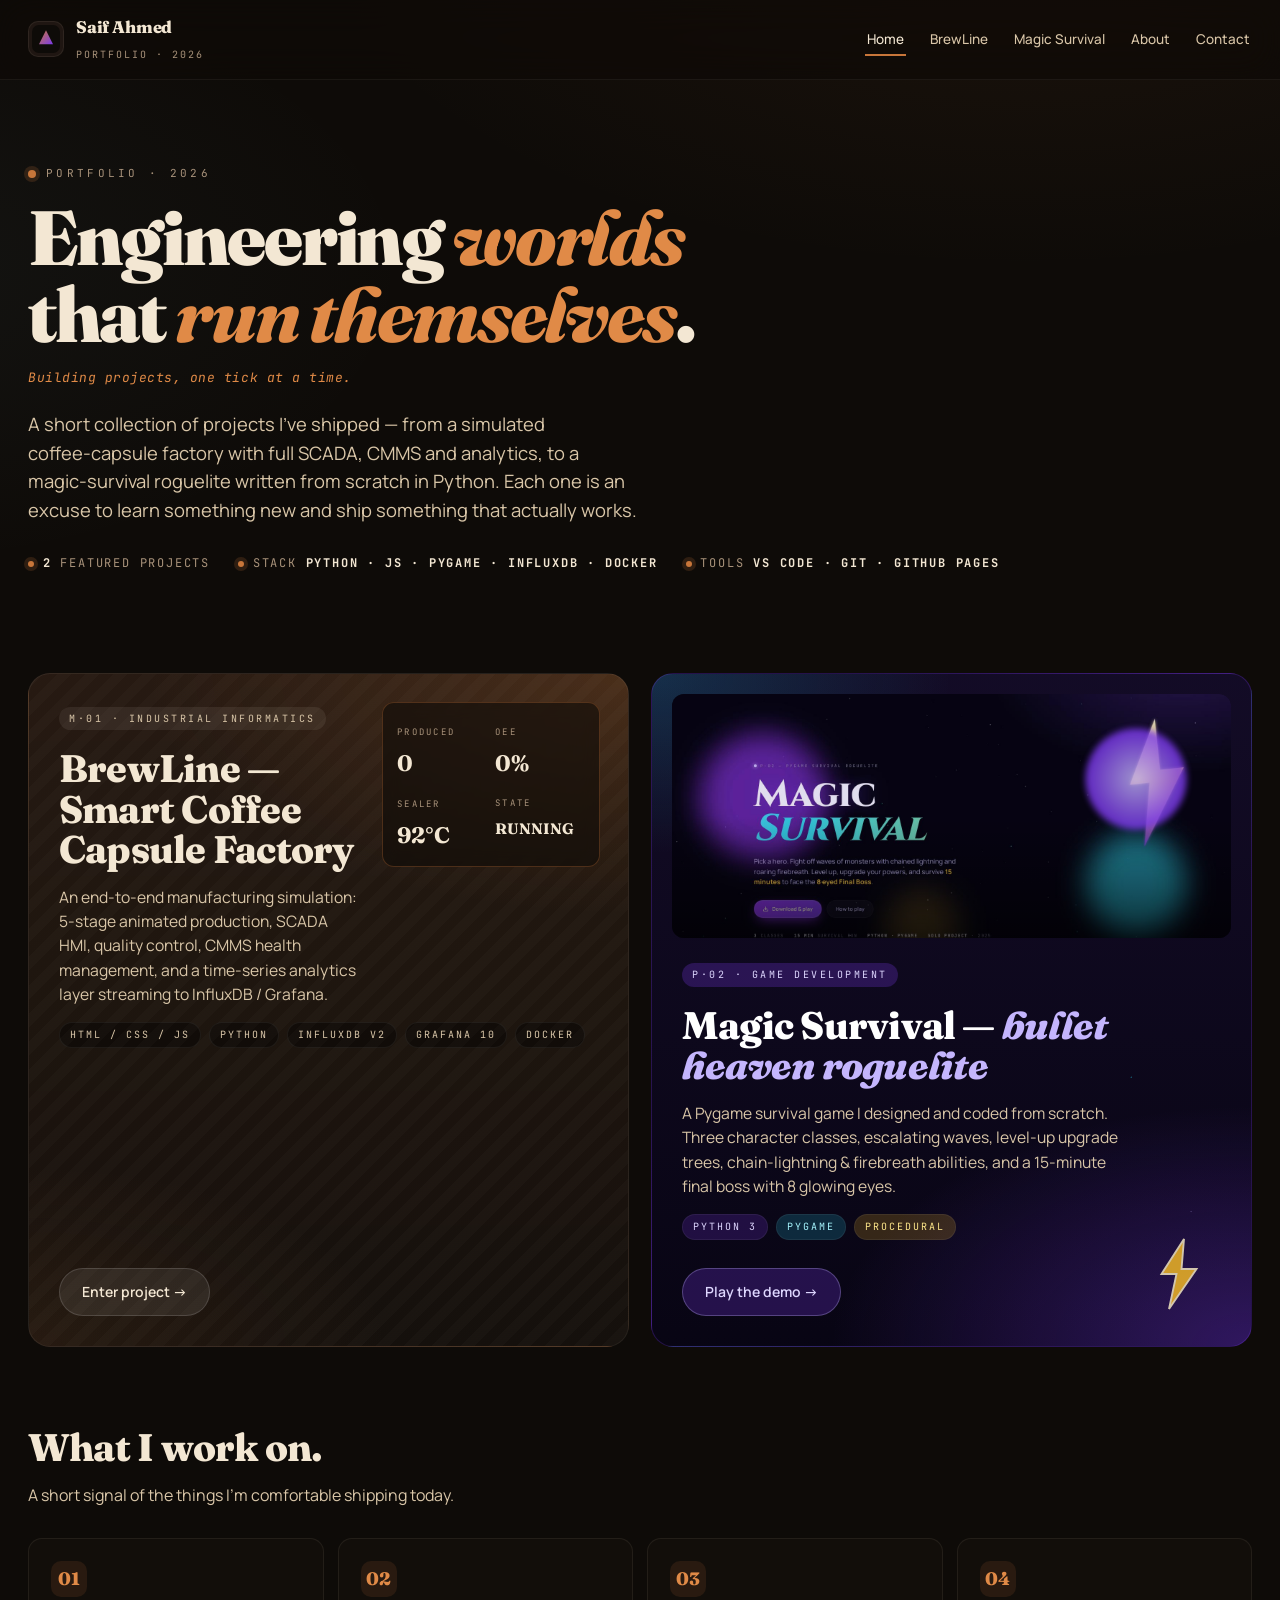
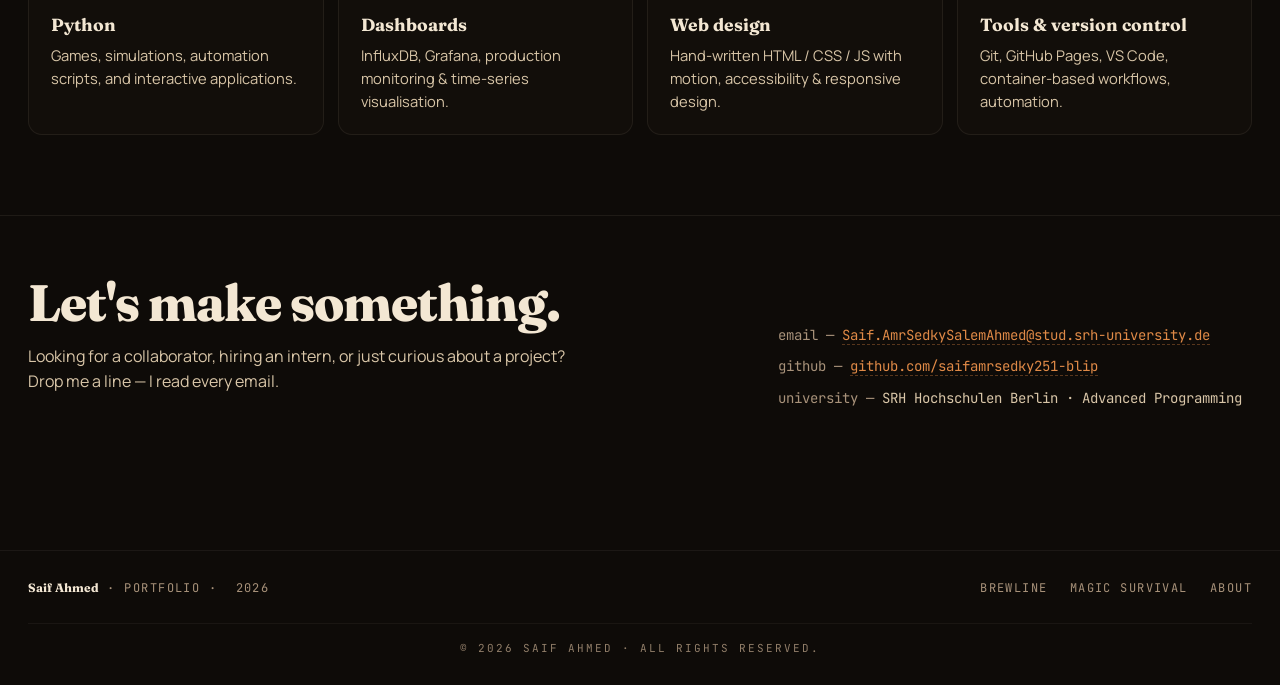
<file: index.html>
<!doctype html>
<html lang="en">
<head>
  <meta charset="utf-8" />
  <meta name="viewport" content="width=device-width, initial-scale=1" />
  <title>Saif Ahmed · Portfolio</title>
  <meta name="description" content="Portfolio — Industrial Informatics &amp; game development projects." />
  <link rel="icon" href="data:image/svg+xml,%3Csvg xmlns='http://www.w3.org/2000/svg' viewBox='0 0 32 32'%3E%3Crect width='32' height='32' rx='8' fill='%231a120b'/%3E%3Cpath d='M10 9h12v3H10zM11 14h10v10a3 3 0 0 1-3 3h-4a3 3 0 0 1-3-3z' fill='%23b87333'/%3E%3C/svg%3E" />
  <link href="https://fonts.googleapis.com/css2?family=Fraunces:wght@400;600;800;900&family=JetBrains+Mono:wght@400;500;700&family=Manrope:wght@400;500;600;700&display=swap" rel="stylesheet">
  <link rel="stylesheet" href="assets/css/style.css" />
  <link rel="stylesheet" href="assets/css/animations.css" />
  <style>
    /* portfolio-only flourishes */
    .pf-hero {
      padding: 80px 28px 40px;
      max-width: 1280px;
      margin: 0 auto;
    }
    .pf-hero__eyebrow {
      display: inline-flex; align-items: center; gap: 10px;
      font-family: var(--font-mono); text-transform: uppercase;
      font-size: 11px; letter-spacing: .3em; color: var(--ink-mute);
      margin-bottom: 18px;
    }
    .pf-hero__title {
      font-family: var(--font-display); font-weight: 900;
      font-size: clamp(2.6rem, 6vw, 5.4rem); line-height: 1; letter-spacing: -0.03em;
      margin: 0 0 24px;
    }
    .pf-hero__title em {
      font-style: italic; color: var(--ink-copper-2); font-weight: 800;
    }
    .pf-hero__lead {
      color: var(--ink-cream-2); font-size: 1.15rem;
      max-width: 620px; margin: 0 0 30px;
    }
    .pf-hero__subtag {
      font-family: var(--font-mono); font-size: 13px; color: var(--ink-copper-2);
      letter-spacing: .04em; margin: -10px 0 22px; font-style: italic;
    }
    .pf-hero__badge {
      display: inline-flex; align-items: center; gap: 10px;
      padding: 10px 18px; border-radius: 999px;
      background: rgba(200,118,58,.08); border: 1px solid rgba(200,118,58,.22);
      font-family: var(--font-mono); font-size: 11.5px; letter-spacing: .12em;
      color: var(--ink-cream-2); margin: 0 0 30px;
    }
    .pf-hero__badge strong { color: var(--ink-copper-2); }
    .pf-hero__meta {
      display: flex; flex-wrap: wrap; gap: 28px; font-family: var(--font-mono); font-size: 12px;
      color: var(--ink-mute); text-transform: uppercase; letter-spacing: .15em;
    }
    .pf-hero__meta strong { color: var(--ink-cream); }
    .pf-hero__meta .dot { width:6px; height:6px; background: var(--ink-copper); }

    /* PROJECTS */
    .pf-projects {
      max-width: 1280px; margin: 60px auto; padding: 0 28px;
      display: grid; grid-template-columns: 1fr 1fr; gap: 22px;
    }
    .pf-project {
      position: relative; overflow: hidden; border-radius: var(--radius-lg);
      border: 1px solid rgba(243,231,211,.08);
      padding: 30px; min-height: 420px;
      display: flex; flex-direction: column; justify-content: space-between;
      transition: transform .5s cubic-bezier(.2,.7,.2,1), border-color .35s ease;
    }
    .pf-project:hover { transform: translateY(-4px); border-color: rgba(243,231,211,.2); }
    .pf-project__tag {
      font-family: var(--font-mono); font-size: 10px; letter-spacing: .25em; text-transform: uppercase;
      display: inline-block; padding: 4px 10px; border-radius: 999px;
      background: rgba(243,231,211,.08); color: var(--ink-cream-2); width: fit-content;
    }
    .pf-project__title {
      font-family: var(--font-display); font-weight: 800;
      font-size: clamp(1.8rem, 3vw, 2.6rem); margin: 18px 0 12px; line-height: 1.05;
    }
    .pf-project__lead { color: var(--ink-cream-2); font-size: .98rem; max-width: 440px; }
    .pf-project__cta {
      display: inline-flex; align-items: center; gap: 8px;
      margin-top: 28px; font-family: var(--font-body); font-weight: 600;
      font-size: 14px; padding: 12px 22px; border-radius: 999px;
      background: rgba(255,255,255,.08); border: 1px solid rgba(255,255,255,.14); color: var(--ink-cream);
      width: fit-content; transition: all .3s ease;
    }
    .pf-project:hover .pf-project__cta { background: rgba(255,255,255,.18); padding-right: 28px; }
    .pf-project__stack {
      display: flex; flex-wrap: wrap; gap: 8px; margin-top: 16px;
    }
    .pf-project__preview {
      position: relative; overflow: hidden;
      border-radius: 12px; margin: -10px -10px 22px;
      aspect-ratio: 16 / 7;
      background: rgba(0,0,0,.4);
    }
    .pf-project__preview img {
      width: 100%; height: 100%; object-fit: cover; display: block;
      transition: transform .6s cubic-bezier(.2,.7,.2,1), filter .4s ease;
      filter: saturate(.9) brightness(.95);
    }
    .pf-project:hover .pf-project__preview img { transform: scale(1.04); filter: saturate(1.05) brightness(1); }
    .pf-project__preview::after {
      content: ""; position: absolute; inset: 0; pointer-events: none;
      background: linear-gradient(180deg, transparent 50%, rgba(0,0,0,.6));
    }
    .pf-project__stack span {
      font-family: var(--font-mono); font-size: 10px; letter-spacing: .2em; text-transform: uppercase;
      padding: 4px 10px; border-radius: 999px; background: rgba(0,0,0,.4); border: 1px solid rgba(255,255,255,.06); color: var(--ink-cream-2);
    }

    /* BREWLINE card — coffee */
    .pf-project--brew {
      background:
        radial-gradient(800px 400px at 100% 0%, rgba(200,118,58,.22), transparent 60%),
        radial-gradient(600px 300px at 0% 100%, rgba(200,118,58,.10), transparent 60%),
        linear-gradient(180deg, rgba(43,29,20,.85), rgba(22,17,13,.95));
    }
    .pf-project--brew::before {
      content: ""; position: absolute; inset: 0;
      background: repeating-linear-gradient(135deg, rgba(243,231,211,.02) 0 10px, transparent 10px 20px);
      pointer-events: none;
    }
    .pf-project--brew .pf-project__title,
    .pf-project--brew .pf-project__lead { max-width: 56%; }
    .pf-project--brew .pf-project__live {
      position: absolute; right: 28px; top: 28px;
      display: grid; grid-template-columns: 1fr 1fr; gap: 8px;
      background: rgba(14,11,8,.6); border: 1px solid rgba(200,118,58,.3); border-radius: 12px;
      padding: 14px; backdrop-filter: blur(8px);
    }
    .pf-project--brew .pf-project__live .stat-mini {
      min-width: 90px;
    }
    .pf-project--brew .pf-project__live label {
      font-family: var(--font-mono); font-size: 9px; letter-spacing: .25em; text-transform: uppercase; color: var(--ink-mute);
    }
    .pf-project--brew .pf-project__live strong {
      display: block; font-family: var(--font-display); font-size: 1.4rem; color: var(--ink-cream); margin-top: 4px;
    }

    /* MAGIC SURVIVAL card — purple / cyan */
    .pf-project--magic {
      background:
        radial-gradient(700px 400px at 100% 100%, rgba(124,58,237,.35), transparent 60%),
        radial-gradient(500px 300px at 0% 0%, rgba(34,211,238,.18), transparent 60%),
        linear-gradient(180deg, rgba(20,12,40,.95), rgba(8,5,20,.98));
      border-color: rgba(124,58,237,.25);
    }
    .pf-project--magic::before {
      content: ""; position: absolute; inset: 0;
      background: radial-gradient(2px 2px at 20% 30%, #fff7, transparent 50%),
                  radial-gradient(2px 2px at 80% 60%, #22d3ee99, transparent 50%),
                  radial-gradient(1px 1px at 40% 70%, #fff5, transparent 50%),
                  radial-gradient(1px 1px at 70% 20%, #fbbf2455, transparent 50%),
                  radial-gradient(2px 2px at 90% 80%, #c4b5fd55, transparent 50%),
                  radial-gradient(1px 1px at 10% 90%, #fff6, transparent 50%);
      pointer-events: none;
      animation: twinkle 4s ease-in-out infinite;
    }
    @keyframes twinkle { 0%,100% { opacity: 1; } 50% { opacity: .55; } }
    .pf-project--magic .pf-project__title { color: #fff; }
    .pf-project--magic .pf-project__title em { color: #c4b5fd; font-style: italic; }
    .pf-project--magic .pf-project__tag { background: rgba(124,58,237,.25); color: #ddd6fe; }
    .pf-project--magic .orb {
      position: absolute; width: 110px; height: 110px; border-radius: 50%;
      background: radial-gradient(circle, #c4b5fd, #7c3aed 60%, transparent 70%);
      filter: blur(2px); opacity: .8;
      top: 50px; right: 60px;
      animation: orb-float 6s ease-in-out infinite;
    }
    @keyframes orb-float {
      0%,100% { transform: translateY(0) scale(1); }
      50% { transform: translateY(-12px) scale(1.06); }
    }
    .pf-project--magic .lightning {
      position: absolute; right: 32px; bottom: 32px; width: 80px; height: 80px;
      opacity: .8;
    }

    /* SECTION shared */
    .pf-section {
      max-width: 1280px; margin: 80px auto; padding: 0 28px;
    }
    .pf-section h2 {
      font-family: var(--font-display); font-size: clamp(1.8rem, 3vw, 2.6rem); font-weight: 800;
      letter-spacing: -.02em; margin-bottom: 14px;
    }
    .pf-section p.lead { color: var(--ink-cream-2); max-width: 620px; margin-bottom: 30px; }

    /* SKILLS strip */
    .pf-skills {
      display: grid; grid-template-columns: repeat(4, 1fr); gap: 14px;
    }
    .pf-skill {
      padding: 22px; border-radius: var(--radius);
      background: rgba(22,17,13,.65); border: 1px solid rgba(243,231,211,.07);
      transition: border-color .3s ease, transform .3s ease;
    }
    .pf-skill:hover { border-color: rgba(200,118,58,.4); transform: translateY(-2px); }
    .pf-skill__ico {
      width: 36px; height: 36px; border-radius: 10px;
      display: grid; place-items: center; margin-bottom: 14px;
      background: rgba(200,118,58,.12); color: var(--ink-copper-2);
      font-family: var(--font-display); font-weight: 800; font-size: 18px;
    }
    .pf-skill h4 { font-family: var(--font-display); font-size: 1.1rem; margin: 0 0 6px; }
    .pf-skill p { color: var(--ink-cream-2); font-size: .92rem; margin: 0; }

    /* CONTACT */
    .pf-contact {
      max-width: 1280px; margin: 80px auto; padding: 60px 28px;
      border-top: 1px solid rgba(243,231,211,.07);
      display: grid; grid-template-columns: 1.2fr .8fr; gap: 40px; align-items: end;
    }
    .pf-contact h2 { font-size: clamp(2rem, 4vw, 3.2rem); }
    .pf-contact a { color: var(--ink-copper-2); border-bottom: 1px dashed rgba(200,118,58,.4); }
    .pf-contact a:hover { color: var(--ink-cream); }

    @media (max-width: 900px) {
      .pf-projects { grid-template-columns: 1fr; }
      .pf-skills { grid-template-columns: repeat(2, 1fr); }
      .pf-contact { grid-template-columns: 1fr; }
      .pf-project--brew .pf-project__live { position: static; margin-top: 18px; }
      .pf-project--brew .pf-project__title,
      .pf-project--brew .pf-project__lead { max-width: 100%; }
      .pf-project--magic .orb { right: 20px; top: 30px; width: 80px; height: 80px; }
    }
  </style>
</head>
<body data-page="home">
  <div id="root" style="display:none"></div>

  <!-- NAVIGATION -->
  <header class="nav" data-testid="site-nav">
    <a class="nav__brand" href="index.html" data-testid="nav-brand">
      <span class="nav__logo">
        <svg viewBox="0 0 32 32" width="28" height="28" aria-hidden="true">
          <defs>
            <linearGradient id="lg" x1="0" x2="1" y1="0" y2="1">
              <stop offset="0%" stop-color="#c8763a"/>
              <stop offset="100%" stop-color="#7c3aed"/>
            </linearGradient>
          </defs>
          <rect width="32" height="32" rx="8" fill="#0e0b08"/>
          <path d="M8 22 L16 6 L24 22 Z" fill="url(#lg)"/>
        </svg>
      </span>
      <span>
        <strong data-testid="brand-name">Saif Ahmed</strong>
        <em>Portfolio · 2026</em>
      </span>
    </a>
    <nav class="nav__links">
      <a href="index.html" class="active" data-testid="nav-home">Home</a>
      <a href="pages/brewline.html" data-testid="nav-brewline">BrewLine</a>
      <a href="pages/magic-survival.html" data-testid="nav-magic">Magic Survival</a>
      <a href="pages/about.html" data-testid="nav-about">About</a>
      <a href="#contact" data-testid="nav-contact">Contact</a>
    </nav>
    <button class="nav__burger" id="nav-burger" data-testid="nav-burger" aria-label="Toggle menu">
      <span></span><span></span><span></span>
    </button>
  </header>

  <main>
    <!-- HERO -->
    <section class="pf-hero">
      <div class="pf-hero__eyebrow" data-testid="hero-eyebrow">
        <span class="dot pulse"></span> Portfolio · 2026
      </div>
      <h1 class="pf-hero__title" data-testid="hero-title">
        Engineering <em data-testid="hero-accent-1">worlds</em><br/>
        that <em data-testid="hero-accent-2">run themselves</em>.
      </h1>
      <p class="pf-hero__subtag" data-testid="hero-subtag">
        Building projects, one tick at a time.
      </p>
      <p class="pf-hero__lead" data-testid="hero-lead">
        A short collection of projects I've shipped — from a simulated coffee‑capsule factory
        with full SCADA, CMMS and analytics, to a magic‑survival roguelite written from scratch in Python.
        Each one is an excuse to learn something new and ship something that actually works.
      </p>
      <div class="pf-hero__meta">
        <span><span class="dot"></span> <strong>2</strong>&nbsp;featured projects</span>
        <span><span class="dot"></span> stack <strong>Python · JS · Pygame · InfluxDB · Docker</strong></span>
        <span><span class="dot"></span> tools <strong>VS Code · Git · GitHub Pages</strong></span>
      </div>
    </section>

    <!-- PROJECTS -->
    <section class="pf-projects" id="projects">
      <a class="pf-project pf-project--brew" href="pages/brewline.html" data-testid="project-brewline">
        <div>
          <span class="pf-project__tag">M·01 · Industrial Informatics</span>
          <h2 class="pf-project__title">BrewLine — Smart Coffee Capsule Factory</h2>
          <p class="pf-project__lead">An end‑to‑end manufacturing simulation: 5‑stage animated production, SCADA HMI, quality control, CMMS health management, and a time‑series analytics layer streaming to InfluxDB / Grafana.</p>
          <div class="pf-project__stack">
            <span>HTML / CSS / JS</span><span>Python</span><span>InfluxDB v2</span><span>Grafana 10</span><span>Docker</span>
          </div>
        </div>

        <div class="pf-project__live">
          <div class="stat-mini"><label>Produced</label><strong data-testid="pf-brew-produced">0</strong></div>
          <div class="stat-mini"><label>OEE</label><strong data-testid="pf-brew-oee">0%</strong></div>
          <div class="stat-mini"><label>Sealer</label><strong data-testid="pf-brew-temp">--°C</strong></div>
          <div class="stat-mini"><label>State</label><strong data-testid="pf-brew-state" style="font-size:.95rem">IDLE</strong></div>
        </div>

        <span class="pf-project__cta">Enter project →</span>
      </a>

      <a class="pf-project pf-project--magic" href="pages/magic-survival.html" data-testid="project-magic">
        <div class="pf-project__preview" aria-hidden="true">
          <img src="assets/images/magic.jpg" alt="Magic Survival game preview" loading="lazy"/>
        </div>
        <div class="orb"></div>
        <svg class="lightning" viewBox="0 0 64 64" fill="none" aria-hidden="true">
          <path d="M36 4 L18 32 L30 32 L24 60 L46 28 L34 28 Z" fill="#fbbf24" stroke="#fef3c7" stroke-width="1.5"/>
        </svg>
        <div>
          <span class="pf-project__tag">P·02 · Game Development</span>
          <h2 class="pf-project__title">Magic Survival — <em>bullet heaven roguelite</em></h2>
          <p class="pf-project__lead">A Pygame survival game I designed and coded from scratch. Three character classes, escalating waves, level‑up upgrade trees, chain‑lightning &amp; firebreath abilities, and a 15‑minute final boss with 8 glowing eyes.</p>
          <div class="pf-project__stack">
            <span style="background:rgba(124,58,237,.2); color:#ddd6fe;">Python 3</span>
            <span style="background:rgba(34,211,238,.18); color:#a5f3fc;">Pygame</span>
            <span style="background:rgba(251,191,36,.18); color:#fde68a;">Procedural</span>
          </div>
        </div>
        <span class="pf-project__cta" style="background:rgba(124,58,237,.25); border-color:rgba(196,181,253,.3); color:#ddd6fe;">Play the demo →</span>
      </a>
    </section>

    <!-- WHAT I DO -->
    <section class="pf-section">
      <h2>What I work on.</h2>
      <p class="lead">A short signal of the things I'm comfortable shipping today.</p>
      <div class="pf-skills">
        <div class="pf-skill"><div class="pf-skill__ico">01</div><h4>Python</h4><p>Games, simulations, automation scripts, and interactive applications.</p></div>
        <div class="pf-skill"><div class="pf-skill__ico">02</div><h4>Dashboards</h4><p>InfluxDB, Grafana, production monitoring &amp; time‑series visualisation.</p></div>
        <div class="pf-skill"><div class="pf-skill__ico">03</div><h4>Web design</h4><p>Hand‑written HTML / CSS / JS with motion, accessibility &amp; responsive design.</p></div>
        <div class="pf-skill"><div class="pf-skill__ico">04</div><h4>Tools &amp; version control</h4><p>Git, GitHub Pages, VS Code, container‑based workflows, automation.</p></div>
      </div>
    </section>

    <!-- CONTACT -->
    <section class="pf-contact" id="contact" data-testid="contact-section">
      <div>
        <h2>Let's make something.</h2>
        <p style="color:var(--ink-cream-2); margin-top:14px; max-width: 540px;">
          Looking for a collaborator, hiring an intern, or just curious about a project?
          Drop me a line — I read every email.
        </p>
      </div>
      <div style="font-family: var(--font-mono); font-size: 14px; display:grid; gap:10px;">
        <div><span style="color:var(--ink-mute)">email — </span><a href="mailto:Saif.AmrSedkySalemAhmed@stud.srh-university.de" data-testid="contact-email">Saif.AmrSedkySalemAhmed@stud.srh-university.de</a></div>
        <div><span style="color:var(--ink-mute)">github — </span><a href="https://github.com/saifamrsedky251-blip" target="_blank" rel="noreferrer" data-testid="contact-github">github.com/saifamrsedky251-blip</a></div>
        <div><span style="color:var(--ink-mute)">university — </span><span style="color:var(--ink-cream-2)">SRH Hochschulen Berlin · Advanced Programming</span></div>
      </div>
    </section>
  </main>

  <footer class="footer">
    <div><strong>Saif Ahmed</strong> · Portfolio · <em>2026</em></div>
    <div class="footer__links">
      <a href="pages/brewline.html">BrewLine</a>
      <a href="pages/magic-survival.html">Magic Survival</a>
      <a href="pages/about.html">About</a>
    </div>
  <div data-testid="copyright" style="width:100%; text-align:center; padding-top:16px; margin-top:8px; border-top:1px solid rgba(243,231,211,.06); font-family:'JetBrains Mono', monospace; font-size:11px; letter-spacing:.18em; text-transform:uppercase; color:var(--ink-mute); opacity:.85;">© 2026 Saif Ahmed · All rights reserved.</div>
  </footer>

  <script src="assets/js/main.js"></script>
  <script>
    // mini live snapshot for BrewLine card
    (function () {
      const map = {
        "pf-brew-produced": () => Brew.state.produced.toLocaleString(),
        "pf-brew-oee":      () => Brew.efficiency() + "%",
        "pf-brew-temp":     () => Brew.state.temperature.toFixed(0) + "°C",
        "pf-brew-state":    () => Brew.state.eStop ? "E-STOP" : (Brew.state.running ? "RUNNING" : "IDLE")
      };
      Brew.subscribe(() => {
        Object.entries(map).forEach(([id, fn]) => {
          const el = document.querySelector(`[data-testid="${id}"]`);
          if (el) el.textContent = fn();
        });
      });
      // gentle auto-start so the snapshot feels alive
      if (!Brew.state.running && !Brew.state.eStop) {
        setTimeout(() => Brew.start(), 600);
      }
    })();
  </script>
</body>
</html>
</file>
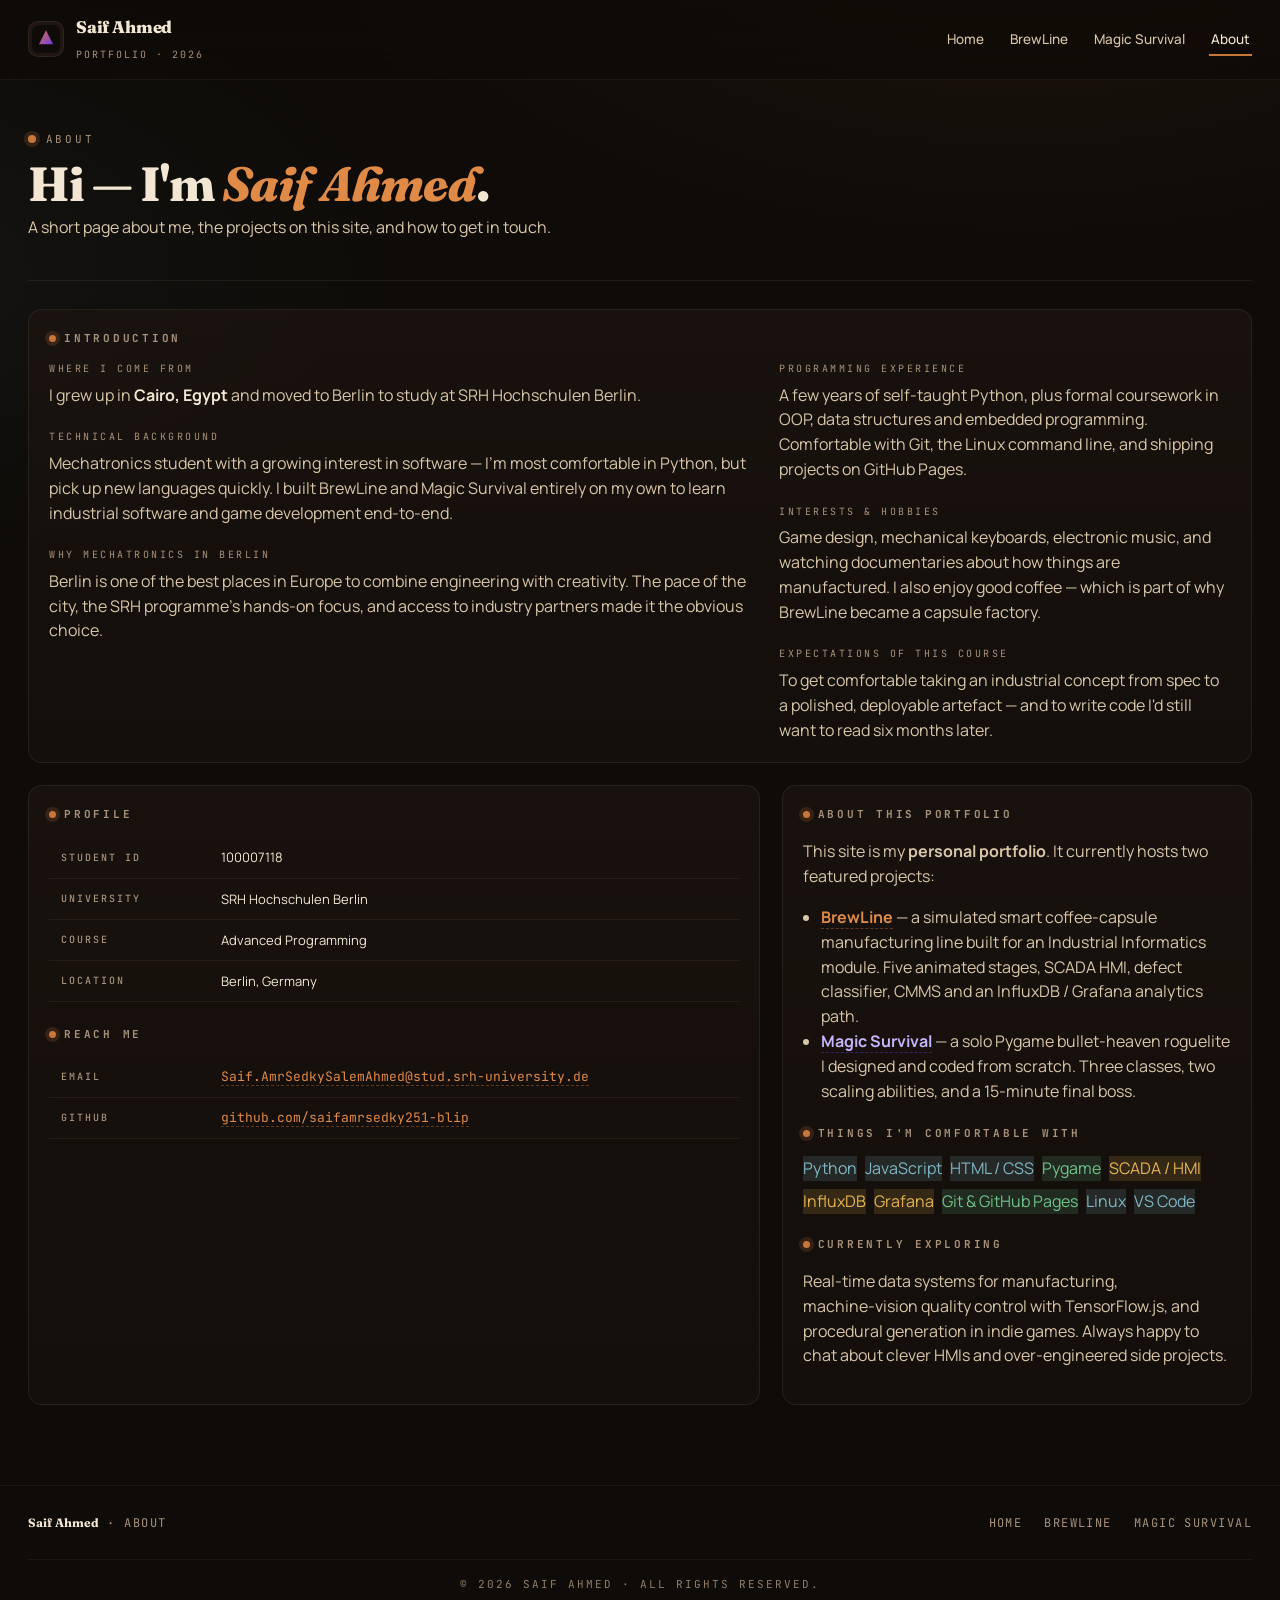
<file: pages/about.html>
<!doctype html>
<html lang="en">
<head>
  <meta charset="utf-8" />
  <meta name="viewport" content="width=device-width, initial-scale=1" />
  <title>About · Saif Ahmed</title>
  <link rel="stylesheet" href="../assets/css/style.css" />
  <link rel="stylesheet" href="../assets/css/animations.css" />
  <link href="https://fonts.googleapis.com/css2?family=Fraunces:wght@400;600;800;900&family=JetBrains+Mono:wght@400;500;700&family=Manrope:wght@400;500;600;700&display=swap" rel="stylesheet">
</head>
<body data-page="about">
  <header class="nav">
    <a class="nav__brand" href="../index.html">
      <span class="nav__logo"><svg viewBox="0 0 32 32" width="28" height="28" aria-hidden="true"><defs><linearGradient id="lg" x1="0" x2="1" y1="0" y2="1"><stop offset="0%" stop-color="#c8763a"/><stop offset="100%" stop-color="#7c3aed"/></linearGradient></defs><rect width="32" height="32" rx="8" fill="#0e0b08"/><path d="M8 22 L16 6 L24 22 Z" fill="url(#lg)"/></svg></span>
      <span><strong>Saif Ahmed</strong><em>Portfolio · 2026</em></span>
    </a>
    <nav class="nav__links">
      <a href="../index.html">Home</a>
      <a href="brewline.html">BrewLine</a>
      <a href="magic-survival.html">Magic Survival</a>
      <a href="about.html" class="active">About</a>
    </nav>
    <button class="nav__burger" id="nav-burger"><span></span><span></span><span></span></button>
  </header>

  <main class="page">
    <header class="page__head">
      <div>
        <p class="kicker"><span class="dot pulse"></span> About</p>
        <h1 class="page__title">Hi — I'm <span class="ink-copper" data-testid="about-name">Saif Ahmed</span>.</h1>
        <p class="page__sub">A short page about me, the projects on this site, and how to get in touch.</p>
      </div>
    </header>

    <!-- INTRODUCTION (course brief) -->
    <section class="card" style="margin-bottom: 22px;" data-testid="about-intro">
      <h4><span class="dot"></span> Introduction</h4>
      <div class="grid-2" style="gap: 28px;">
        <div>
          <p style="color:var(--ink-mute); font-family:var(--font-mono); font-size:10px; letter-spacing:.25em; text-transform:uppercase; margin:0 0 6px;">Where I come from</p>
          <p data-testid="intro-origin" style="color:var(--ink-cream-2); margin:0 0 22px;">I grew up in <strong style="color:var(--ink-cream)">Cairo, Egypt</strong> and moved to Berlin to study at SRH Hochschulen Berlin.</p>

          <p style="color:var(--ink-mute); font-family:var(--font-mono); font-size:10px; letter-spacing:.25em; text-transform:uppercase; margin:0 0 6px;">Technical background</p>
          <p data-testid="intro-background" style="color:var(--ink-cream-2); margin:0 0 22px;">Mechatronics student with a growing interest in software — I'm most comfortable in Python, but pick up new languages quickly. I built BrewLine and Magic Survival entirely on my own to learn industrial software and game development end‑to‑end.</p>

          <p style="color:var(--ink-mute); font-family:var(--font-mono); font-size:10px; letter-spacing:.25em; text-transform:uppercase; margin:0 0 6px;">Why mechatronics in Berlin</p>
          <p data-testid="intro-why-berlin" style="color:var(--ink-cream-2); margin:0;">Berlin is one of the best places in Europe to combine engineering with creativity. The pace of the city, the SRH programme's hands‑on focus, and access to industry partners made it the obvious choice.</p>
        </div>

        <div>
          <p style="color:var(--ink-mute); font-family:var(--font-mono); font-size:10px; letter-spacing:.25em; text-transform:uppercase; margin:0 0 6px;">Programming experience</p>
          <p data-testid="intro-experience" style="color:var(--ink-cream-2); margin:0 0 22px;">A few years of self‑taught Python, plus formal coursework in OOP, data structures and embedded programming. Comfortable with Git, the Linux command line, and shipping projects on GitHub Pages.</p>

          <p style="color:var(--ink-mute); font-family:var(--font-mono); font-size:10px; letter-spacing:.25em; text-transform:uppercase; margin:0 0 6px;">Interests &amp; hobbies</p>
          <p data-testid="intro-hobbies" style="color:var(--ink-cream-2); margin:0 0 22px;">Game design, mechanical keyboards, electronic music, and watching documentaries about how things are manufactured. I also enjoy good coffee — which is part of why BrewLine became a capsule factory.</p>

          <p style="color:var(--ink-mute); font-family:var(--font-mono); font-size:10px; letter-spacing:.25em; text-transform:uppercase; margin:0 0 6px;">Expectations of this course</p>
          <p data-testid="intro-expectations" style="color:var(--ink-cream-2); margin:0;">To get comfortable taking an industrial concept from spec to a polished, deployable artefact — and to write code I'd still want to read six months later.</p>
        </div>
      </div>
    </section>

    <div class="grid-2">
      <section class="card">
        <h4><span class="dot"></span> Profile</h4>
        <table class="table">
          <tbody>
            <tr><th style="width:160px">Student ID</th><td data-testid="about-id" style="color:var(--ink-cream)">100007118</td></tr>
            <tr><th>University</th>                    <td data-testid="about-uni" style="color:var(--ink-cream)">SRH Hochschulen Berlin</td></tr>
            <tr><th>Course</th>                        <td data-testid="about-course" style="color:var(--ink-cream)">Advanced Programming</td></tr>
            <tr><th>Location</th>                      <td data-testid="about-location" style="color:var(--ink-cream)">Berlin, Germany</td></tr>
          </tbody>
        </table>

        <h4 style="margin-top:24px;"><span class="dot"></span> Reach me</h4>
        <table class="table">
          <tbody>
            <tr><th style="width:160px">Email</th>    <td data-testid="about-email" class="mono" style="color:var(--ink-copper-2)"><a href="mailto:Saif.AmrSedkySalemAhmed@stud.srh-university.de" style="color:inherit; border-bottom:1px dashed rgba(200,118,58,.4);">Saif.AmrSedkySalemAhmed@stud.srh-university.de</a></td></tr>
            <tr><th>GitHub</th>                       <td data-testid="about-github" class="mono" style="color:var(--ink-copper-2)"><a href="https://github.com/saifamrsedky251-blip" target="_blank" rel="noreferrer" style="color:inherit; border-bottom:1px dashed rgba(200,118,58,.4);">github.com/saifamrsedky251-blip</a></td></tr>
          </tbody>
        </table>
      </section>

      <section class="card">
        <h4><span class="dot"></span> About this portfolio</h4>
        <p style="color:var(--ink-cream-2);">
          This site is my <strong>personal portfolio</strong>. It currently hosts two featured projects:
        </p>
        <ul style="color:var(--ink-cream-2); padding-left: 18px;">
          <li><strong style="color:var(--ink-cream)"><a href="brewline.html" style="border-bottom:1px dashed rgba(200,118,58,.4); color:var(--ink-copper-2)">BrewLine</a></strong> — a simulated smart coffee‑capsule manufacturing line built for an Industrial Informatics module. Five animated stages, SCADA HMI, defect classifier, CMMS and an InfluxDB / Grafana analytics path.</li>
          <li><strong style="color:var(--ink-cream)"><a href="magic-survival.html" style="border-bottom:1px dashed rgba(124,58,237,.4); color:#c4b5fd">Magic Survival</a></strong> — a solo Pygame bullet‑heaven roguelite I designed and coded from scratch. Three classes, two scaling abilities, and a 15‑minute final boss.</li>
        </ul>

        <h4 style="margin-top: 22px;"><span class="dot"></span> Things I'm comfortable with</h4>
        <div style="display: flex; flex-wrap: wrap; gap: 8px; margin-top: 10px;">
          <span class="tag tag--info">Python</span>
          <span class="tag tag--info">JavaScript</span>
          <span class="tag tag--info">HTML / CSS</span>
          <span class="tag tag--good">Pygame</span>
          <span class="tag tag--warn">SCADA / HMI</span>
          <span class="tag tag--warn">InfluxDB</span>
          <span class="tag tag--warn">Grafana</span>
          <span class="tag tag--good">Git &amp; GitHub Pages</span>
          <span class="tag tag--info">Linux</span>
          <span class="tag tag--info">VS Code</span>
        </div>

        <h4 style="margin-top: 22px;"><span class="dot"></span> Currently exploring</h4>
        <p style="color:var(--ink-cream-2);" data-testid="about-currently">
          Real‑time data systems for manufacturing, machine‑vision quality control with TensorFlow.js, and procedural generation in indie games. Always happy to chat about clever HMIs and over‑engineered side projects.
        </p>
      </section>
    </div>
  </main>

  <footer class="footer">
    <div><strong>Saif Ahmed</strong> · About</div>
    <div class="footer__links"><a href="../index.html">Home</a><a href="brewline.html">BrewLine</a><a href="magic-survival.html">Magic Survival</a></div>
  <div data-testid="copyright" style="width:100%; text-align:center; padding-top:16px; margin-top:8px; border-top:1px solid rgba(243,231,211,.06); font-family:'JetBrains Mono', monospace; font-size:11px; letter-spacing:.18em; text-transform:uppercase; color:var(--ink-mute); opacity:.85;">© 2026 Saif Ahmed · All rights reserved.</div>
  </footer>

  <script src="../assets/js/main.js"></script>
</body>
</html>
</file>
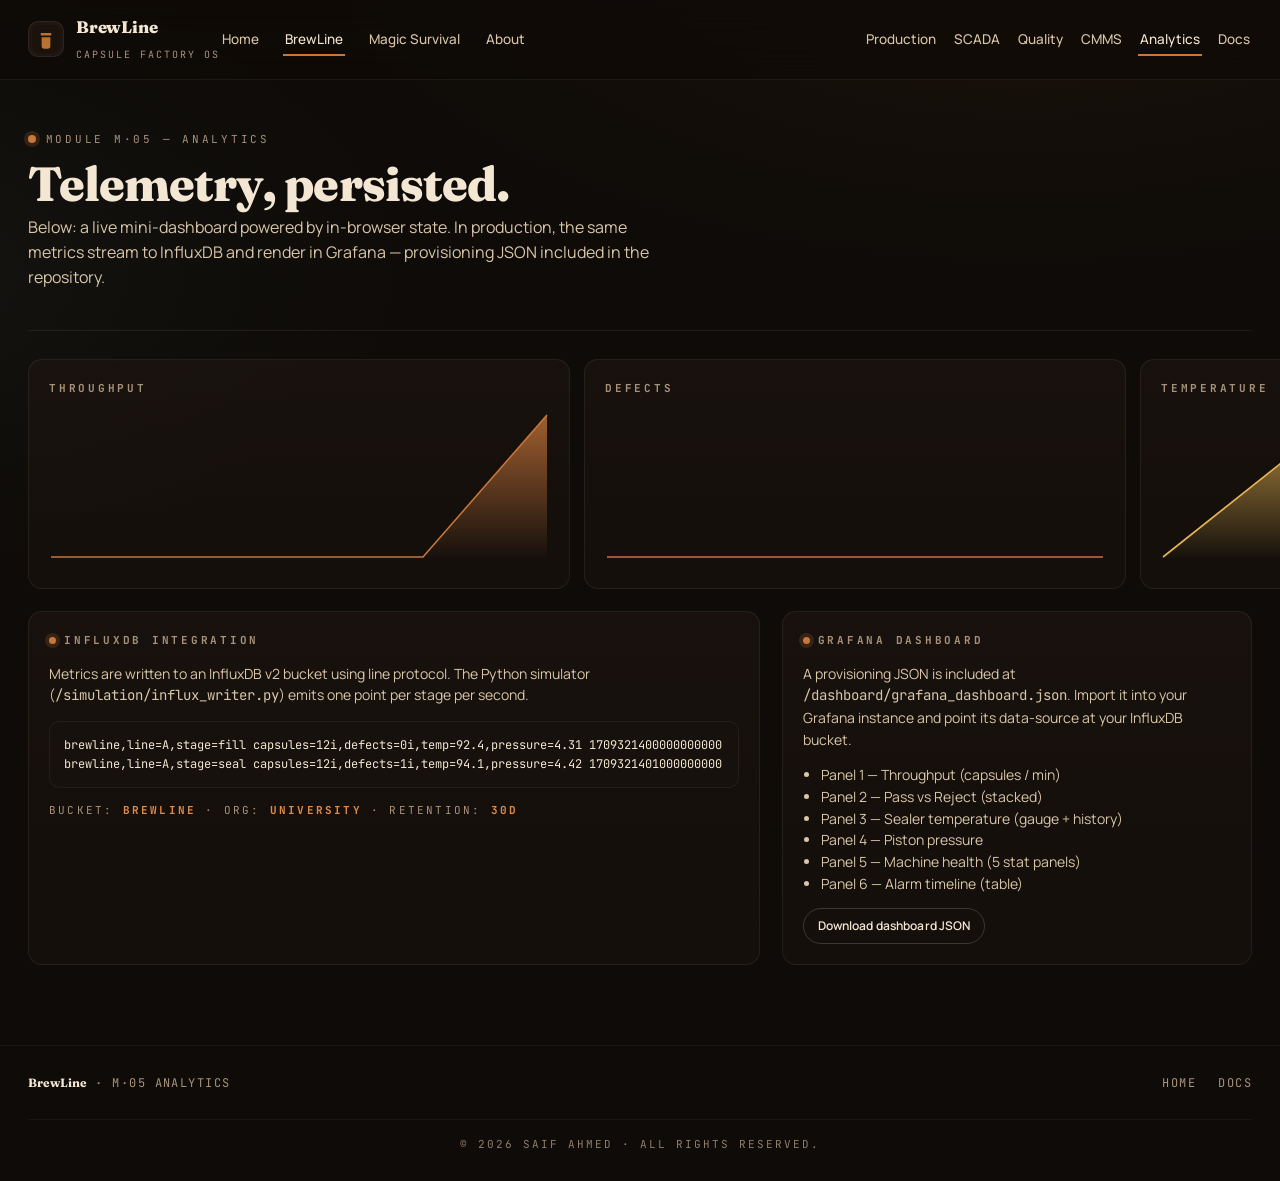
<file: pages/analytics.html>
<!doctype html>
<html lang="en">
<head>
  <meta charset="utf-8" />
  <meta name="viewport" content="width=device-width, initial-scale=1" />
  <title>Analytics · BrewLine</title>
  <link rel="stylesheet" href="../assets/css/style.css" />
  <link rel="stylesheet" href="../assets/css/animations.css" />
  <link href="https://fonts.googleapis.com/css2?family=Fraunces:wght@400;600;800;900&family=JetBrains+Mono:wght@400;500;700&family=Manrope:wght@400;500;600;700&display=swap" rel="stylesheet">
</head>
<body data-page="analytics">
  <header class="nav">
    <a class="nav__brand" href="../index.html">
      <span class="nav__logo"><svg viewBox="0 0 32 32" width="28" height="28"><rect width="32" height="32" rx="8" fill="#1a120b"/><path d="M10 9h12v3H10zM11 14h10v10a3 3 0 0 1-3 3h-4a3 3 0 0 1-3-3z" fill="#b87333"/></svg></span>
      <span><strong>BrewLine</strong><em>Capsule Factory OS</em></span>
    </a>
    <nav class="nav__links">
      <a href="../index.html">Home</a>
      <a href="brewline.html" class="active">BrewLine</a>
      <a href="magic-survival.html">Magic Survival</a>
      <a href="about.html">About</a>
    </nav>
    <nav class="nav__links" style="margin-left:auto; gap:14px; font-size:12.5px;">
      <a href="production.html">Production</a>
      <a href="scada.html">SCADA</a>
      <a href="quality.html">Quality</a>
      <a href="cmms.html">CMMS</a>
      <a href="analytics.html" class="active">Analytics</a>
      <a href="docs.html">Docs</a>
    </nav>
    <button class="nav__burger" id="nav-burger"><span></span><span></span><span></span></button>
  </header>

  <main class="page">
    <header class="page__head">
      <div>
        <p class="kicker"><span class="dot pulse"></span> Module M·05 — Analytics</p>
        <h1 class="page__title">Telemetry, persisted.</h1>
        <p class="page__sub">Below: a live mini‑dashboard powered by in‑browser state. In production, the same metrics stream to InfluxDB and render in Grafana — provisioning JSON included in the repository.</p>
      </div>
    </header>

    <section class="grid-4" style="margin-bottom: 22px;">
      <div class="card"><h4>Throughput</h4><canvas id="ch-prod" width="500" height="150"></canvas></div>
      <div class="card"><h4>Defects</h4><canvas id="ch-def" width="500" height="150"></canvas></div>
      <div class="card"><h4>Temperature</h4><canvas id="ch-temp" width="500" height="150"></canvas></div>
      <div class="card"><h4>Efficiency</h4><canvas id="ch-eff" width="500" height="150"></canvas></div>
    </section>

    <div class="grid-2">
      <section class="card">
        <h4><span class="dot"></span> InfluxDB integration</h4>
        <p style="color:var(--ink-cream-2); font-size:14px;">Metrics are written to an InfluxDB v2 bucket using line protocol. The Python simulator (<code>/simulation/influx_writer.py</code>) emits one point per stage per second.</p>
        <pre style="background:var(--ink-coal); border:1px solid rgba(243,231,211,.06); padding:14px; border-radius:10px; overflow:auto; font-size:12px; font-family:var(--font-mono); color:var(--ink-cream);">brewline,line=A,stage=fill capsules=12i,defects=0i,temp=92.4,pressure=4.31 1709321400000000000
brewline,line=A,stage=seal capsules=12i,defects=1i,temp=94.1,pressure=4.42 1709321401000000000</pre>
        <p class="mono" style="font-size:11px; color:var(--ink-mute); text-transform:uppercase; letter-spacing:.2em; margin-top:14px">
          bucket: <strong style="color:var(--ink-copper-2)">brewline</strong> ·
          org: <strong style="color:var(--ink-copper-2)">university</strong> ·
          retention: <strong style="color:var(--ink-copper-2)">30d</strong>
        </p>
      </section>

      <section class="card">
        <h4><span class="dot"></span> Grafana dashboard</h4>
        <p style="color:var(--ink-cream-2); font-size:14px;">A provisioning JSON is included at <code>/dashboard/grafana_dashboard.json</code>. Import it into your Grafana instance and point its data‑source at your InfluxDB bucket.</p>
        <ul style="color:var(--ink-cream-2); font-size:14px; padding-left:18px;">
          <li>Panel 1 — Throughput (capsules / min)</li>
          <li>Panel 2 — Pass vs Reject (stacked)</li>
          <li>Panel 3 — Sealer temperature (gauge + history)</li>
          <li>Panel 4 — Piston pressure</li>
          <li>Panel 5 — Machine health (5 stat panels)</li>
          <li>Panel 6 — Alarm timeline (table)</li>
        </ul>
        <a class="btn btn--ghost btn--sm" href="../dashboard/grafana_dashboard.json" download data-testid="dl-grafana">Download dashboard JSON</a>
      </section>
    </div>
  </main>

  <footer class="footer">
    <div><strong>BrewLine</strong> · M·05 Analytics</div>
    <div class="footer__links"><a href="../index.html">Home</a><a href="docs.html">Docs</a></div>
  <div data-testid="copyright" style="width:100%; text-align:center; padding-top:16px; margin-top:8px; border-top:1px solid rgba(243,231,211,.06); font-family:'JetBrains Mono', monospace; font-size:11px; letter-spacing:.18em; text-transform:uppercase; color:var(--ink-mute); opacity:.85;">© 2026 Saif Ahmed · All rights reserved.</div>
  </footer>

  <script src="../assets/js/main.js"></script>
  <script src="../assets/js/analytics.js"></script>
</body>
</html>
</file>
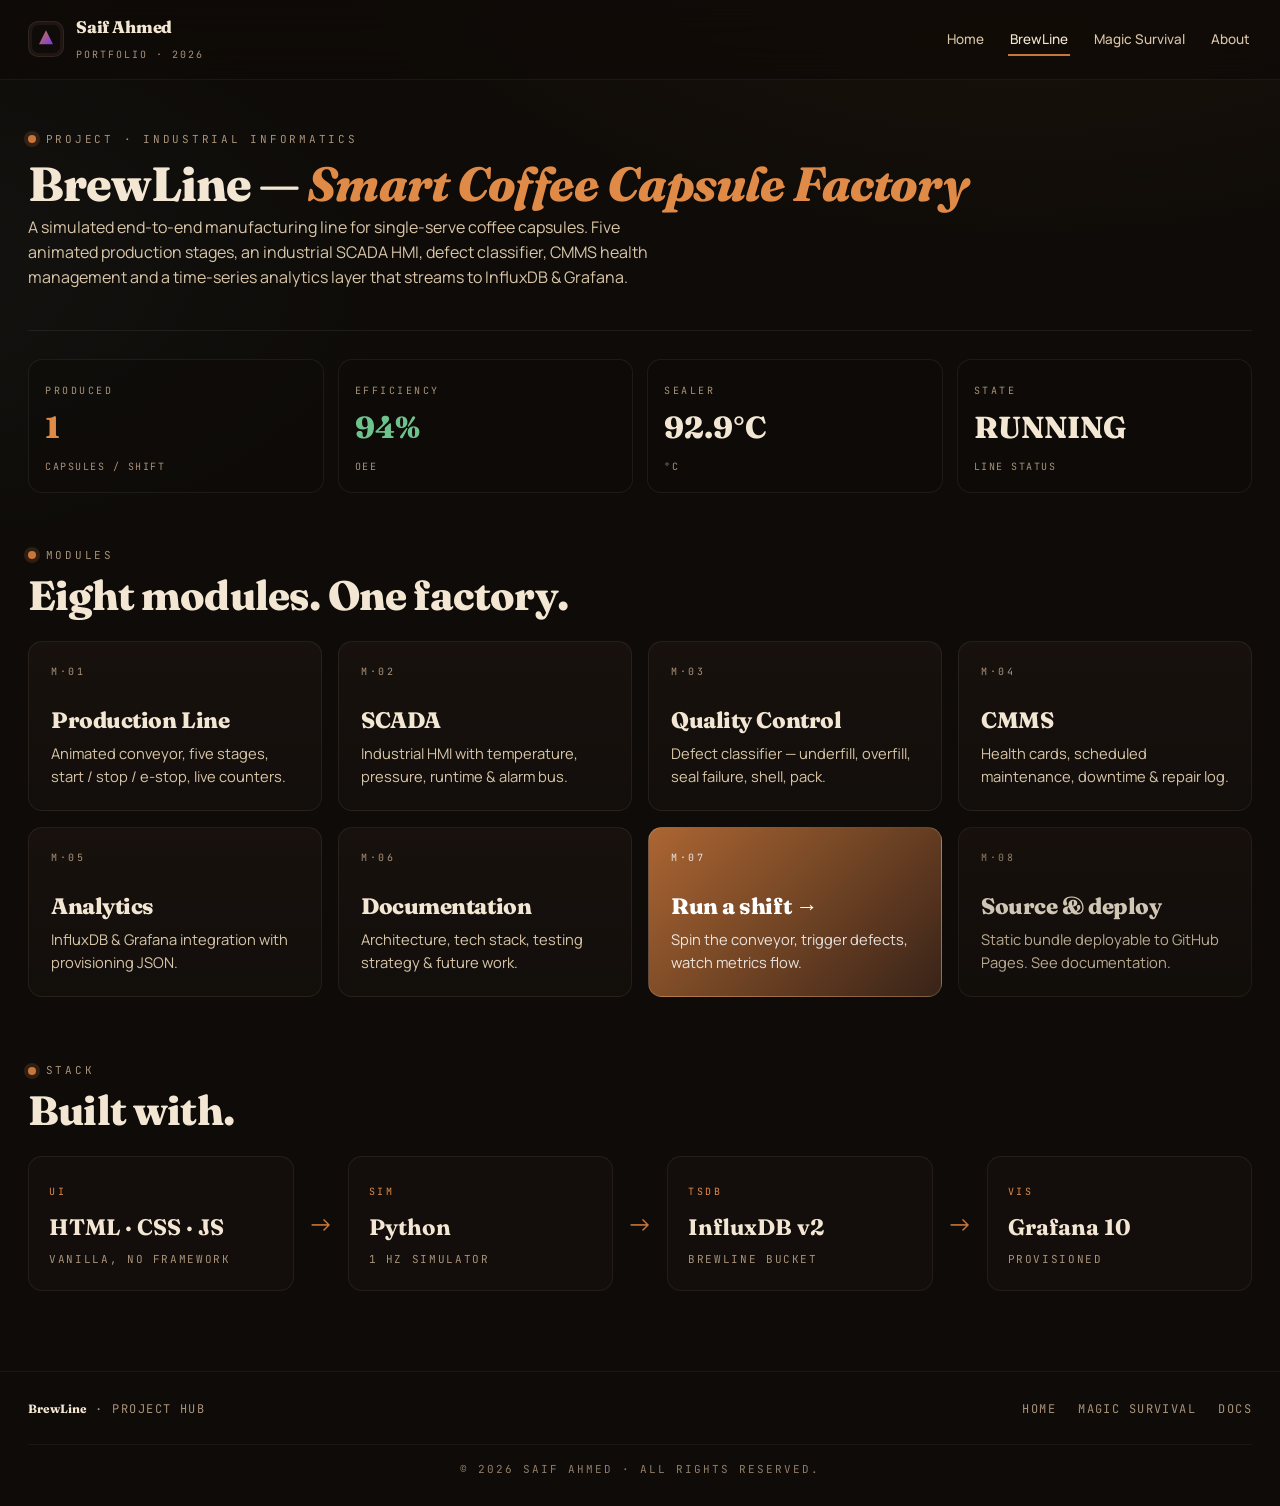
<file: pages/brewline.html>
<!doctype html>
<html lang="en">
<head>
  <meta charset="utf-8" />
  <meta name="viewport" content="width=device-width, initial-scale=1" />
  <title>BrewLine · Saif Ahmed</title>
  <link rel="stylesheet" href="../assets/css/style.css" />
  <link rel="stylesheet" href="../assets/css/animations.css" />
  <link href="https://fonts.googleapis.com/css2?family=Fraunces:wght@400;600;800;900&family=JetBrains+Mono:wght@400;500;700&family=Manrope:wght@400;500;600;700&display=swap" rel="stylesheet">
</head>
<body data-page="brewline-hub">
  <header class="nav">
    <a class="nav__brand" href="../index.html">
      <span class="nav__logo">
        <svg viewBox="0 0 32 32" width="28" height="28" aria-hidden="true">
          <defs><linearGradient id="lg" x1="0" x2="1" y1="0" y2="1"><stop offset="0%" stop-color="#c8763a"/><stop offset="100%" stop-color="#7c3aed"/></linearGradient></defs>
          <rect width="32" height="32" rx="8" fill="#0e0b08"/>
          <path d="M8 22 L16 6 L24 22 Z" fill="url(#lg)"/>
        </svg>
      </span>
      <span><strong>Saif Ahmed</strong><em>Portfolio · 2026</em></span>
    </a>
    <nav class="nav__links">
      <a href="../index.html">Home</a>
      <a href="brewline.html" class="active">BrewLine</a>
      <a href="magic-survival.html">Magic Survival</a>
      <a href="about.html">About</a>
    </nav>
    <button class="nav__burger" id="nav-burger"><span></span><span></span><span></span></button>
  </header>

  <main class="page">
    <header class="page__head">
      <div>
        <p class="kicker"><span class="dot pulse"></span> Project · Industrial Informatics</p>
        <h1 class="page__title">BrewLine — <span class="ink-copper">Smart Coffee Capsule Factory</span></h1>
        <p class="page__sub">A simulated end‑to‑end manufacturing line for single‑serve coffee capsules. Five animated production stages, an industrial SCADA HMI, defect classifier, CMMS health management and a time‑series analytics layer that streams to InfluxDB &amp; Grafana.</p>
      </div>
    </header>

    <!-- LIVE SNAPSHOT -->
    <section class="grid-4" style="margin-bottom: 28px;">
      <div class="metric metric--copper"><label>Produced</label><strong data-testid="hub-produced">0</strong><small>capsules / shift</small></div>
      <div class="metric metric--good"><label>Efficiency</label><strong data-testid="hub-oee">0%</strong><small>OEE</small></div>
      <div class="metric"><label>Sealer</label><strong data-testid="hub-temp">--</strong><small>°C</small></div>
      <div class="metric"><label>State</label><strong data-testid="hub-state">IDLE</strong><small>line status</small></div>
    </section>

    <!-- MODULES -->
    <section>
      <div class="section-head" style="padding-top: 20px;">
        <div>
          <p class="kicker"><span class="dot"></span> Modules</p>
          <h2>Eight modules. One factory.</h2>
        </div>
      </div>
      <div class="modules__grid" style="max-width: none;">
        <a class="module" href="production.html" data-testid="hub-production">
          <span class="module__id">M·01</span>
          <h3>Production Line</h3>
          <p>Animated conveyor, five stages, start / stop / e‑stop, live counters.</p>
        </a>
        <a class="module" href="scada.html" data-testid="hub-scada">
          <span class="module__id">M·02</span>
          <h3>SCADA</h3>
          <p>Industrial HMI with temperature, pressure, runtime &amp; alarm bus.</p>
        </a>
        <a class="module" href="quality.html" data-testid="hub-quality">
          <span class="module__id">M·03</span>
          <h3>Quality Control</h3>
          <p>Defect classifier — underfill, overfill, seal failure, shell, pack.</p>
        </a>
        <a class="module" href="cmms.html" data-testid="hub-cmms">
          <span class="module__id">M·04</span>
          <h3>CMMS</h3>
          <p>Health cards, scheduled maintenance, downtime &amp; repair log.</p>
        </a>
        <a class="module" href="analytics.html" data-testid="hub-analytics">
          <span class="module__id">M·05</span>
          <h3>Analytics</h3>
          <p>InfluxDB &amp; Grafana integration with provisioning JSON.</p>
        </a>
        <a class="module" href="docs.html" data-testid="hub-docs">
          <span class="module__id">M·06</span>
          <h3>Documentation</h3>
          <p>Architecture, tech stack, testing strategy &amp; future work.</p>
        </a>
        <a class="module module--accent" href="production.html" data-testid="hub-run">
          <span class="module__id">M·07</span>
          <h3>Run a shift →</h3>
          <p>Spin the conveyor, trigger defects, watch metrics flow.</p>
        </a>
        <a class="module" href="../downloads/" data-testid="hub-source" style="opacity:.85;">
          <span class="module__id">M·08</span>
          <h3>Source &amp; deploy</h3>
          <p>Static bundle deployable to GitHub Pages. See documentation.</p>
        </a>
      </div>
    </section>

    <!-- STACK -->
    <section style="margin-top: 60px;">
      <div class="section-head" style="padding-top: 0;">
        <div>
          <p class="kicker"><span class="dot"></span> Stack</p>
          <h2>Built with.</h2>
        </div>
      </div>
      <div class="arch__pipe">
        <div class="arch__node"><span>UI</span><strong>HTML · CSS · JS</strong><em>vanilla, no framework</em></div>
        <div class="arch__arrow">→</div>
        <div class="arch__node"><span>SIM</span><strong>Python</strong><em>1 Hz simulator</em></div>
        <div class="arch__arrow">→</div>
        <div class="arch__node"><span>TSDB</span><strong>InfluxDB v2</strong><em>brewline bucket</em></div>
        <div class="arch__arrow">→</div>
        <div class="arch__node"><span>VIS</span><strong>Grafana 10</strong><em>provisioned</em></div>
      </div>
    </section>
  </main>

  <footer class="footer">
    <div><strong>BrewLine</strong> · Project hub</div>
    <div class="footer__links">
      <a href="../index.html">Home</a>
      <a href="magic-survival.html">Magic Survival</a>
      <a href="docs.html">Docs</a>
    </div>
  <div data-testid="copyright" style="width:100%; text-align:center; padding-top:16px; margin-top:8px; border-top:1px solid rgba(243,231,211,.06); font-family:'JetBrains Mono', monospace; font-size:11px; letter-spacing:.18em; text-transform:uppercase; color:var(--ink-mute); opacity:.85;">© 2026 Saif Ahmed · All rights reserved.</div>
  </footer>

  <script src="../assets/js/main.js"></script>
  <script>
    (function () {
      const map = {
        "hub-produced": () => Brew.state.produced.toLocaleString(),
        "hub-oee":      () => Brew.efficiency() + "%",
        "hub-temp":     () => Brew.state.temperature.toFixed(1) + "°C",
        "hub-state":    () => Brew.state.eStop ? "E-STOP" : (Brew.state.running ? "RUNNING" : "IDLE")
      };
      Brew.subscribe(() => {
        Object.entries(map).forEach(([id, fn]) => {
          const el = document.querySelector(`[data-testid="${id}"]`);
          if (el) el.textContent = fn();
        });
      });
      if (!Brew.state.running && !Brew.state.eStop) setTimeout(() => Brew.start(), 600);
    })();
  </script>
</body>
</html>
</file>
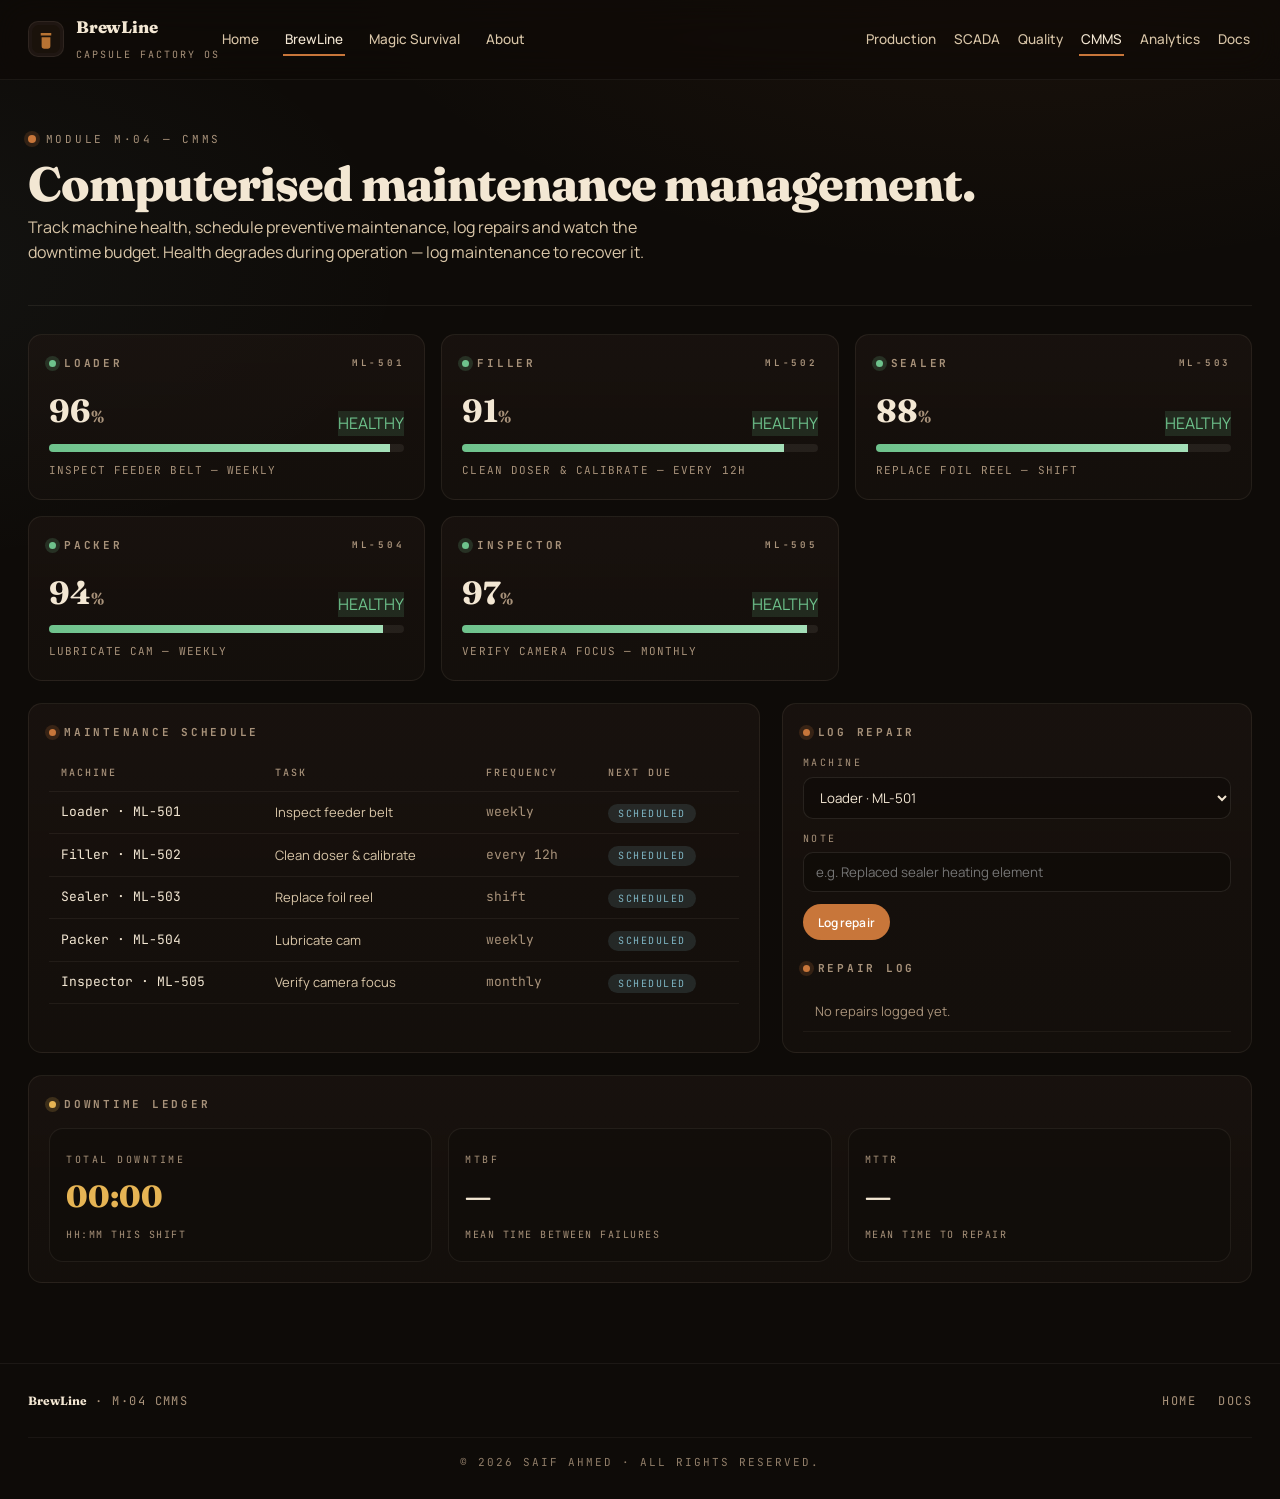
<file: pages/cmms.html>
<!doctype html>
<html lang="en">
<head>
  <meta charset="utf-8" />
  <meta name="viewport" content="width=device-width, initial-scale=1" />
  <title>CMMS · BrewLine</title>
  <link rel="stylesheet" href="../assets/css/style.css" />
  <link rel="stylesheet" href="../assets/css/animations.css" />
  <link href="https://fonts.googleapis.com/css2?family=Fraunces:wght@400;600;800;900&family=JetBrains+Mono:wght@400;500;700&family=Manrope:wght@400;500;600;700&display=swap" rel="stylesheet">
</head>
<body data-page="cmms">
  <header class="nav">
    <a class="nav__brand" href="../index.html">
      <span class="nav__logo"><svg viewBox="0 0 32 32" width="28" height="28"><rect width="32" height="32" rx="8" fill="#1a120b"/><path d="M10 9h12v3H10zM11 14h10v10a3 3 0 0 1-3 3h-4a3 3 0 0 1-3-3z" fill="#b87333"/></svg></span>
      <span><strong>BrewLine</strong><em>Capsule Factory OS</em></span>
    </a>
    <nav class="nav__links">
      <a href="../index.html">Home</a>
      <a href="brewline.html" class="active">BrewLine</a>
      <a href="magic-survival.html">Magic Survival</a>
      <a href="about.html">About</a>
    </nav>
    <nav class="nav__links" style="margin-left:auto; gap:14px; font-size:12.5px;">
      <a href="production.html">Production</a>
      <a href="scada.html">SCADA</a>
      <a href="quality.html">Quality</a>
      <a href="cmms.html" class="active">CMMS</a>
      <a href="analytics.html">Analytics</a>
      <a href="docs.html">Docs</a>
    </nav>
    <button class="nav__burger" id="nav-burger"><span></span><span></span><span></span></button>
  </header>

  <main class="page">
    <header class="page__head">
      <div>
        <p class="kicker"><span class="dot pulse"></span> Module M·04 — CMMS</p>
        <h1 class="page__title">Computerised maintenance management.</h1>
        <p class="page__sub">Track machine health, schedule preventive maintenance, log repairs and watch the downtime budget. Health degrades during operation — log maintenance to recover it.</p>
      </div>
    </header>

    <section class="grid-3" id="health-cards" data-testid="health-cards" style="margin-bottom: 22px;"></section>

    <div class="grid-2">
      <section class="card">
        <h4><span class="dot"></span> Maintenance schedule</h4>
        <table class="table" data-testid="schedule-table">
          <thead><tr><th>Machine</th><th>Task</th><th>Frequency</th><th>Next due</th></tr></thead>
          <tbody id="schedule-body"></tbody>
        </table>
      </section>

      <section class="card">
        <h4><span class="dot"></span> Log repair</h4>
        <div style="display:grid; gap:12px;">
          <label style="display:grid; gap:6px;">
            <span class="mono" style="font-size:10px; letter-spacing:.25em; text-transform:uppercase; color:var(--ink-mute)">Machine</span>
            <select id="repair-machine" data-testid="repair-machine" style="padding:10px 12px; background:rgba(14,11,8,.6); border:1px solid rgba(243,231,211,.1); border-radius:10px; color:var(--ink-cream); font-family:var(--font-body);">
              <option value="loader">Loader · ML-501</option>
              <option value="filler">Filler · ML-502</option>
              <option value="sealer">Sealer · ML-503</option>
              <option value="packer">Packer · ML-504</option>
              <option value="inspector">Inspector · ML-505</option>
            </select>
          </label>
          <label style="display:grid; gap:6px;">
            <span class="mono" style="font-size:10px; letter-spacing:.25em; text-transform:uppercase; color:var(--ink-mute)">Note</span>
            <input id="repair-note" data-testid="repair-note" placeholder="e.g. Replaced sealer heating element" style="padding:10px 12px; background:rgba(14,11,8,.6); border:1px solid rgba(243,231,211,.1); border-radius:10px; color:var(--ink-cream); font-family:var(--font-body);" />
          </label>
          <button class="btn btn--primary btn--sm" id="repair-submit" data-testid="repair-submit" style="justify-self:start">Log repair</button>
        </div>

        <h4 style="margin-top:20px;"><span class="dot"></span> Repair log</h4>
        <ul class="alarm-list" id="repair-log-list" data-testid="repair-log-list"></ul>
      </section>
    </div>

    <section class="card" style="margin-top: 22px;">
      <h4><span class="dot warn"></span> Downtime ledger</h4>
      <div class="grid-3">
        <div class="metric metric--warn"><label>Total downtime</label><strong id="dt-total" data-testid="dt-total">00:00</strong><small>hh:mm this shift</small></div>
        <div class="metric"><label>MTBF</label><strong id="dt-mtbf" data-testid="dt-mtbf">--</strong><small>mean time between failures</small></div>
        <div class="metric"><label>MTTR</label><strong id="dt-mttr" data-testid="dt-mttr">--</strong><small>mean time to repair</small></div>
      </div>
    </section>
  </main>

  <footer class="footer">
    <div><strong>BrewLine</strong> · M·04 CMMS</div>
    <div class="footer__links"><a href="../index.html">Home</a><a href="docs.html">Docs</a></div>
  <div data-testid="copyright" style="width:100%; text-align:center; padding-top:16px; margin-top:8px; border-top:1px solid rgba(243,231,211,.06); font-family:'JetBrains Mono', monospace; font-size:11px; letter-spacing:.18em; text-transform:uppercase; color:var(--ink-mute); opacity:.85;">© 2026 Saif Ahmed · All rights reserved.</div>
  </footer>

  <script src="../assets/js/main.js"></script>
  <script src="../assets/js/cmms.js"></script>
</body>
</html>
</file>
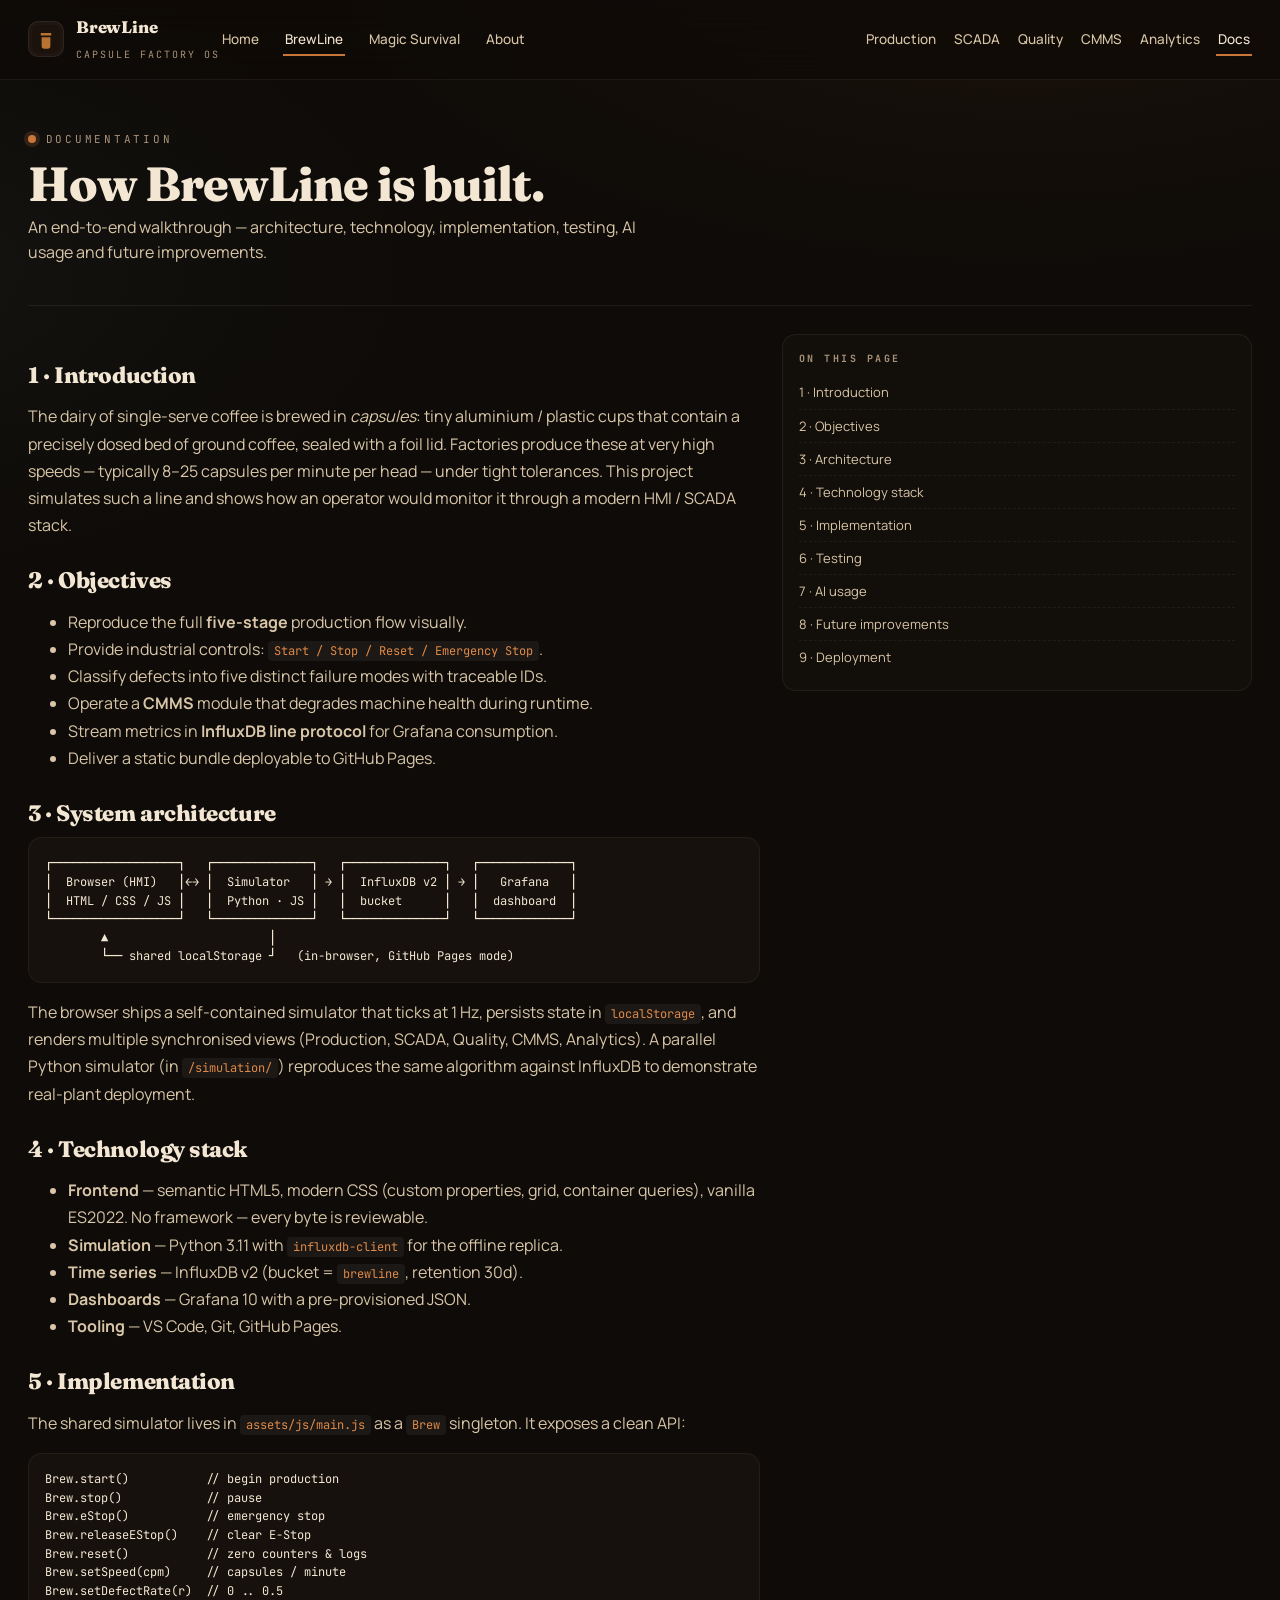
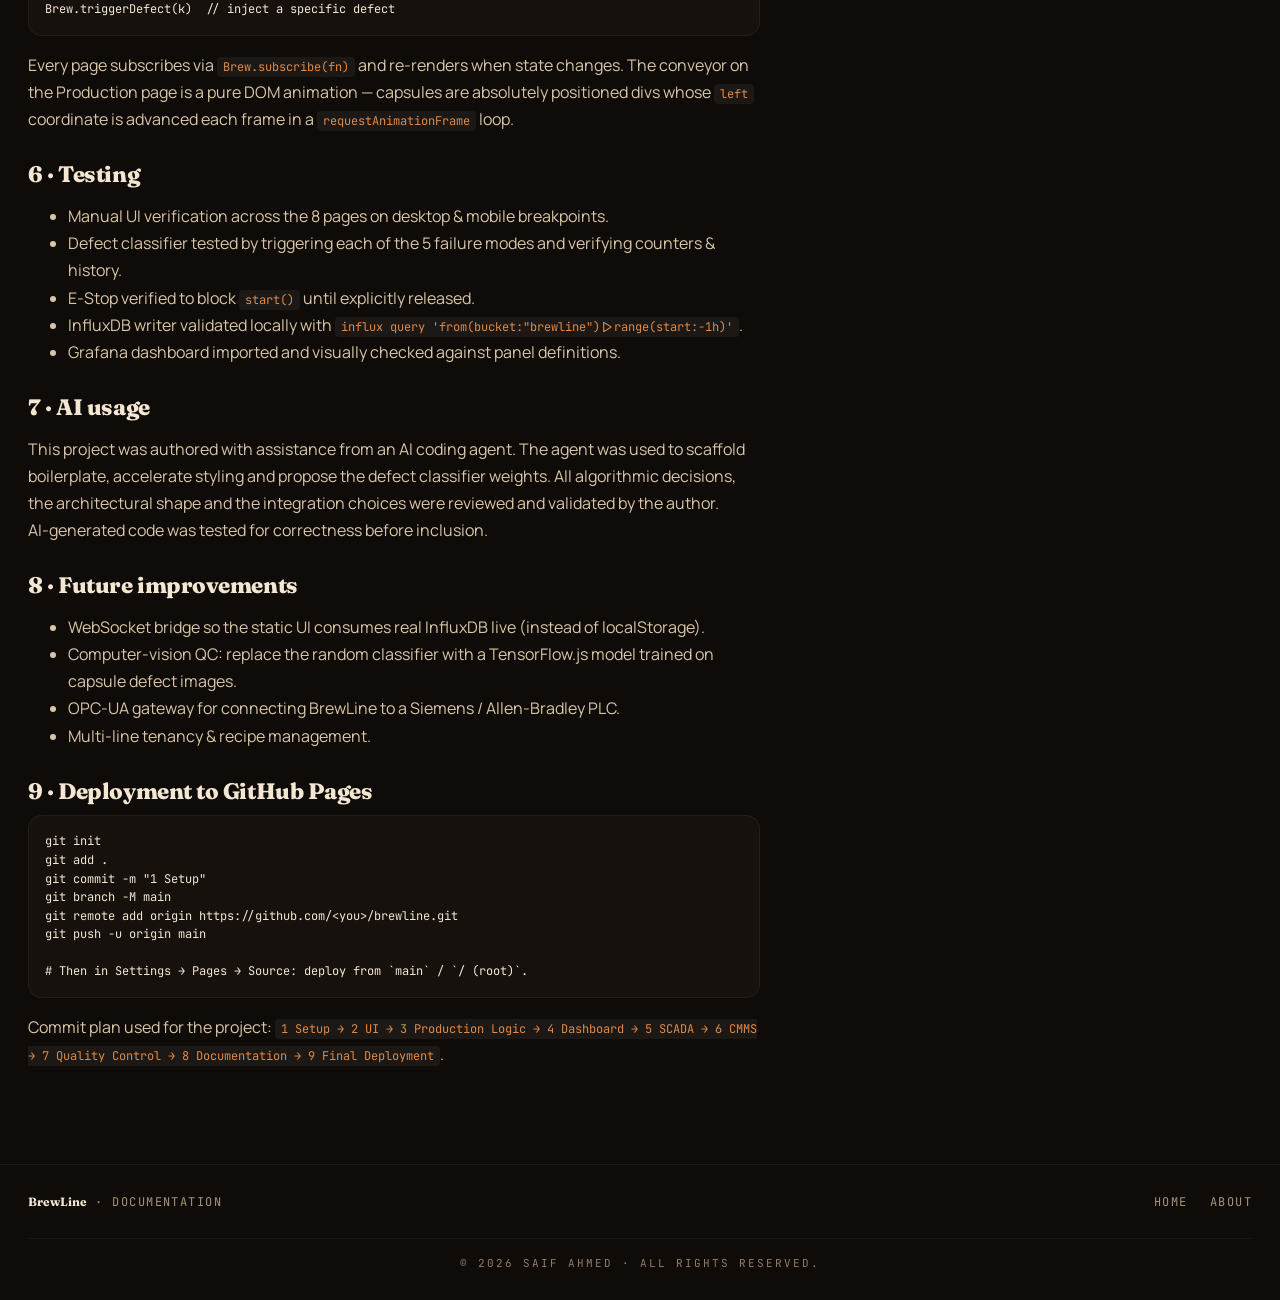
<file: pages/docs.html>
<!doctype html>
<html lang="en">
<head>
  <meta charset="utf-8" />
  <meta name="viewport" content="width=device-width, initial-scale=1" />
  <title>Documentation · BrewLine</title>
  <link rel="stylesheet" href="../assets/css/style.css" />
  <link rel="stylesheet" href="../assets/css/animations.css" />
  <link href="https://fonts.googleapis.com/css2?family=Fraunces:wght@400;600;800;900&family=JetBrains+Mono:wght@400;500;700&family=Manrope:wght@400;500;600;700&display=swap" rel="stylesheet">
</head>
<body data-page="docs">
  <header class="nav">
    <a class="nav__brand" href="../index.html">
      <span class="nav__logo"><svg viewBox="0 0 32 32" width="28" height="28"><rect width="32" height="32" rx="8" fill="#1a120b"/><path d="M10 9h12v3H10zM11 14h10v10a3 3 0 0 1-3 3h-4a3 3 0 0 1-3-3z" fill="#b87333"/></svg></span>
      <span><strong>BrewLine</strong><em>Capsule Factory OS</em></span>
    </a>
    <nav class="nav__links">
      <a href="../index.html">Home</a>
      <a href="brewline.html" class="active">BrewLine</a>
      <a href="magic-survival.html">Magic Survival</a>
      <a href="about.html">About</a>
    </nav>
    <nav class="nav__links" style="margin-left:auto; gap:14px; font-size:12.5px;">
      <a href="production.html">Production</a>
      <a href="scada.html">SCADA</a>
      <a href="quality.html">Quality</a>
      <a href="cmms.html">CMMS</a>
      <a href="analytics.html">Analytics</a>
      <a href="docs.html" class="active">Docs</a>
    </nav>
    <button class="nav__burger" id="nav-burger"><span></span><span></span><span></span></button>
  </header>

  <main class="page">
    <header class="page__head">
      <div>
        <p class="kicker"><span class="dot pulse"></span> Documentation</p>
        <h1 class="page__title">How BrewLine is built.</h1>
        <p class="page__sub">An end‑to‑end walkthrough — architecture, technology, implementation, testing, AI usage and future improvements.</p>
      </div>
    </header>

    <div class="grid-2">
      <article class="prose" data-testid="docs-prose">
        <section id="intro">
          <h3>1 · Introduction</h3>
          <p>The dairy of single‑serve coffee is brewed in <em>capsules</em>: tiny aluminium / plastic cups that contain a precisely dosed bed of ground coffee, sealed with a foil lid. Factories produce these at very high speeds — typically 8–25 capsules per minute per head — under tight tolerances. This project simulates such a line and shows how an operator would monitor it through a modern HMI / SCADA stack.</p>
        </section>

        <section id="objectives">
          <h3>2 · Objectives</h3>
          <ul>
            <li>Reproduce the full <strong>five‑stage</strong> production flow visually.</li>
            <li>Provide industrial controls: <code>Start / Stop / Reset / Emergency Stop</code>.</li>
            <li>Classify defects into five distinct failure modes with traceable IDs.</li>
            <li>Operate a <strong>CMMS</strong> module that degrades machine health during runtime.</li>
            <li>Stream metrics in <strong>InfluxDB line protocol</strong> for Grafana consumption.</li>
            <li>Deliver a static bundle deployable to GitHub Pages.</li>
          </ul>
        </section>

        <section id="arch">
          <h3>3 · System architecture</h3>
          <pre><code>┌──────────────────┐   ┌──────────────┐   ┌──────────────┐   ┌─────────────┐
│  Browser (HMI)   │←→ │  Simulator   │ → │  InfluxDB v2 │ → │   Grafana   │
│  HTML / CSS / JS │   │  Python · JS │   │  bucket      │   │  dashboard  │
└──────────────────┘   └──────────────┘   └──────────────┘   └─────────────┘
        ▲                       │
        └── shared localStorage ┘   (in‑browser, GitHub Pages mode)
</code></pre>
          <p>The browser ships a self‑contained simulator that ticks at 1 Hz, persists state in <code>localStorage</code>, and renders multiple synchronised views (Production, SCADA, Quality, CMMS, Analytics). A parallel Python simulator (in <code>/simulation/</code>) reproduces the same algorithm against InfluxDB to demonstrate real‑plant deployment.</p>
        </section>

        <section id="stack">
          <h3>4 · Technology stack</h3>
          <ul>
            <li><strong>Frontend</strong> — semantic HTML5, modern CSS (custom properties, grid, container queries), vanilla ES2022. No framework — every byte is reviewable.</li>
            <li><strong>Simulation</strong> — Python 3.11 with <code>influxdb-client</code> for the offline replica.</li>
            <li><strong>Time series</strong> — InfluxDB v2 (bucket = <code>brewline</code>, retention 30d).</li>
            <li><strong>Dashboards</strong> — Grafana 10 with a pre‑provisioned JSON.</li>
            <li><strong>Tooling</strong> — VS Code, Git, GitHub Pages.</li>
          </ul>
        </section>

        <section id="impl">
          <h3>5 · Implementation</h3>
          <p>The shared simulator lives in <code>assets/js/main.js</code> as a <code>Brew</code> singleton. It exposes a clean API:</p>
          <pre><code>Brew.start()           // begin production
Brew.stop()            // pause
Brew.eStop()           // emergency stop
Brew.releaseEStop()    // clear E-Stop
Brew.reset()           // zero counters & logs
Brew.setSpeed(cpm)     // capsules / minute
Brew.setDefectRate(r)  // 0 .. 0.5
Brew.triggerDefect(k)  // inject a specific defect</code></pre>
          <p>Every page subscribes via <code>Brew.subscribe(fn)</code> and re‑renders when state changes. The conveyor on the Production page is a pure DOM animation — capsules are absolutely positioned divs whose <code>left</code> coordinate is advanced each frame in a <code>requestAnimationFrame</code> loop.</p>
        </section>

        <section id="testing">
          <h3>6 · Testing</h3>
          <ul>
            <li>Manual UI verification across the 8 pages on desktop &amp; mobile breakpoints.</li>
            <li>Defect classifier tested by triggering each of the 5 failure modes and verifying counters &amp; history.</li>
            <li>E‑Stop verified to block <code>start()</code> until explicitly released.</li>
            <li>InfluxDB writer validated locally with <code>influx query 'from(bucket:"brewline")|>range(start:-1h)'</code>.</li>
            <li>Grafana dashboard imported and visually checked against panel definitions.</li>
          </ul>
        </section>

        <section id="ai">
          <h3>7 · AI usage</h3>
          <p>This project was authored with assistance from an AI coding agent. The agent was used to scaffold boilerplate, accelerate styling and propose the defect classifier weights. All algorithmic decisions, the architectural shape and the integration choices were reviewed and validated by the author. AI‑generated code was tested for correctness before inclusion.</p>
        </section>

        <section id="future">
          <h3>8 · Future improvements</h3>
          <ul>
            <li>WebSocket bridge so the static UI consumes real InfluxDB live (instead of localStorage).</li>
            <li>Computer‑vision QC: replace the random classifier with a TensorFlow.js model trained on capsule defect images.</li>
            <li>OPC‑UA gateway for connecting BrewLine to a Siemens / Allen‑Bradley PLC.</li>
            <li>Multi‑line tenancy &amp; recipe management.</li>
          </ul>
        </section>

        <section id="deploy">
          <h3>9 · Deployment to GitHub Pages</h3>
          <pre><code>git init
git add .
git commit -m "1 Setup"
git branch -M main
git remote add origin https://github.com/&lt;you&gt;/brewline.git
git push -u origin main

# Then in Settings → Pages → Source: deploy from `main` / `/ (root)`.</code></pre>
          <p>Commit plan used for the project: <code>1 Setup → 2 UI → 3 Production Logic → 4 Dashboard → 5 SCADA → 6 CMMS → 7 Quality Control → 8 Documentation → 9 Final Deployment</code>.</p>
        </section>
      </article>

      <aside>
        <nav class="toc">
          <h5>On this page</h5>
          <a href="#intro">1 · Introduction</a>
          <a href="#objectives">2 · Objectives</a>
          <a href="#arch">3 · Architecture</a>
          <a href="#stack">4 · Technology stack</a>
          <a href="#impl">5 · Implementation</a>
          <a href="#testing">6 · Testing</a>
          <a href="#ai">7 · AI usage</a>
          <a href="#future">8 · Future improvements</a>
          <a href="#deploy">9 · Deployment</a>
        </nav>
      </aside>
    </div>
  </main>

  <footer class="footer">
    <div><strong>BrewLine</strong> · Documentation</div>
    <div class="footer__links"><a href="../index.html">Home</a><a href="about.html">About</a></div>
  <div data-testid="copyright" style="width:100%; text-align:center; padding-top:16px; margin-top:8px; border-top:1px solid rgba(243,231,211,.06); font-family:'JetBrains Mono', monospace; font-size:11px; letter-spacing:.18em; text-transform:uppercase; color:var(--ink-mute); opacity:.85;">© 2026 Saif Ahmed · All rights reserved.</div>
  </footer>

  <script src="../assets/js/main.js"></script>
</body>
</html>
</file>
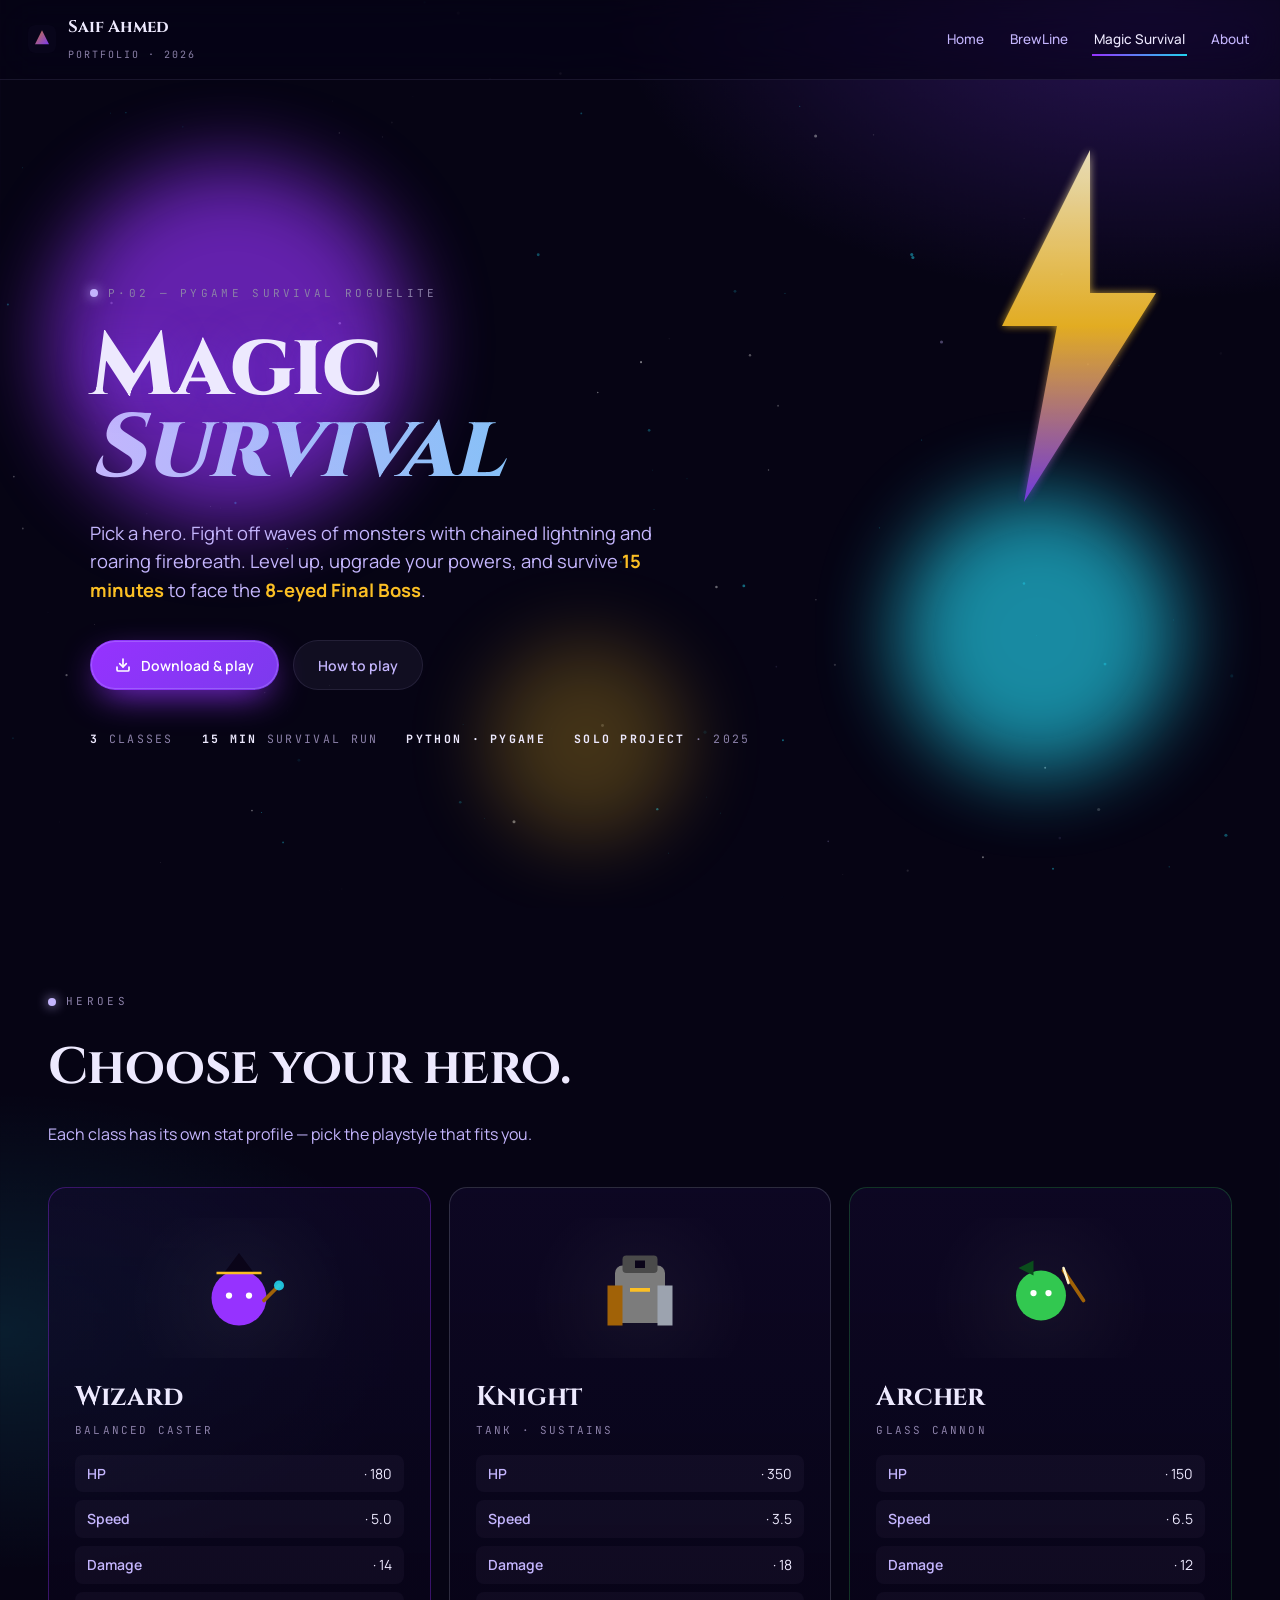
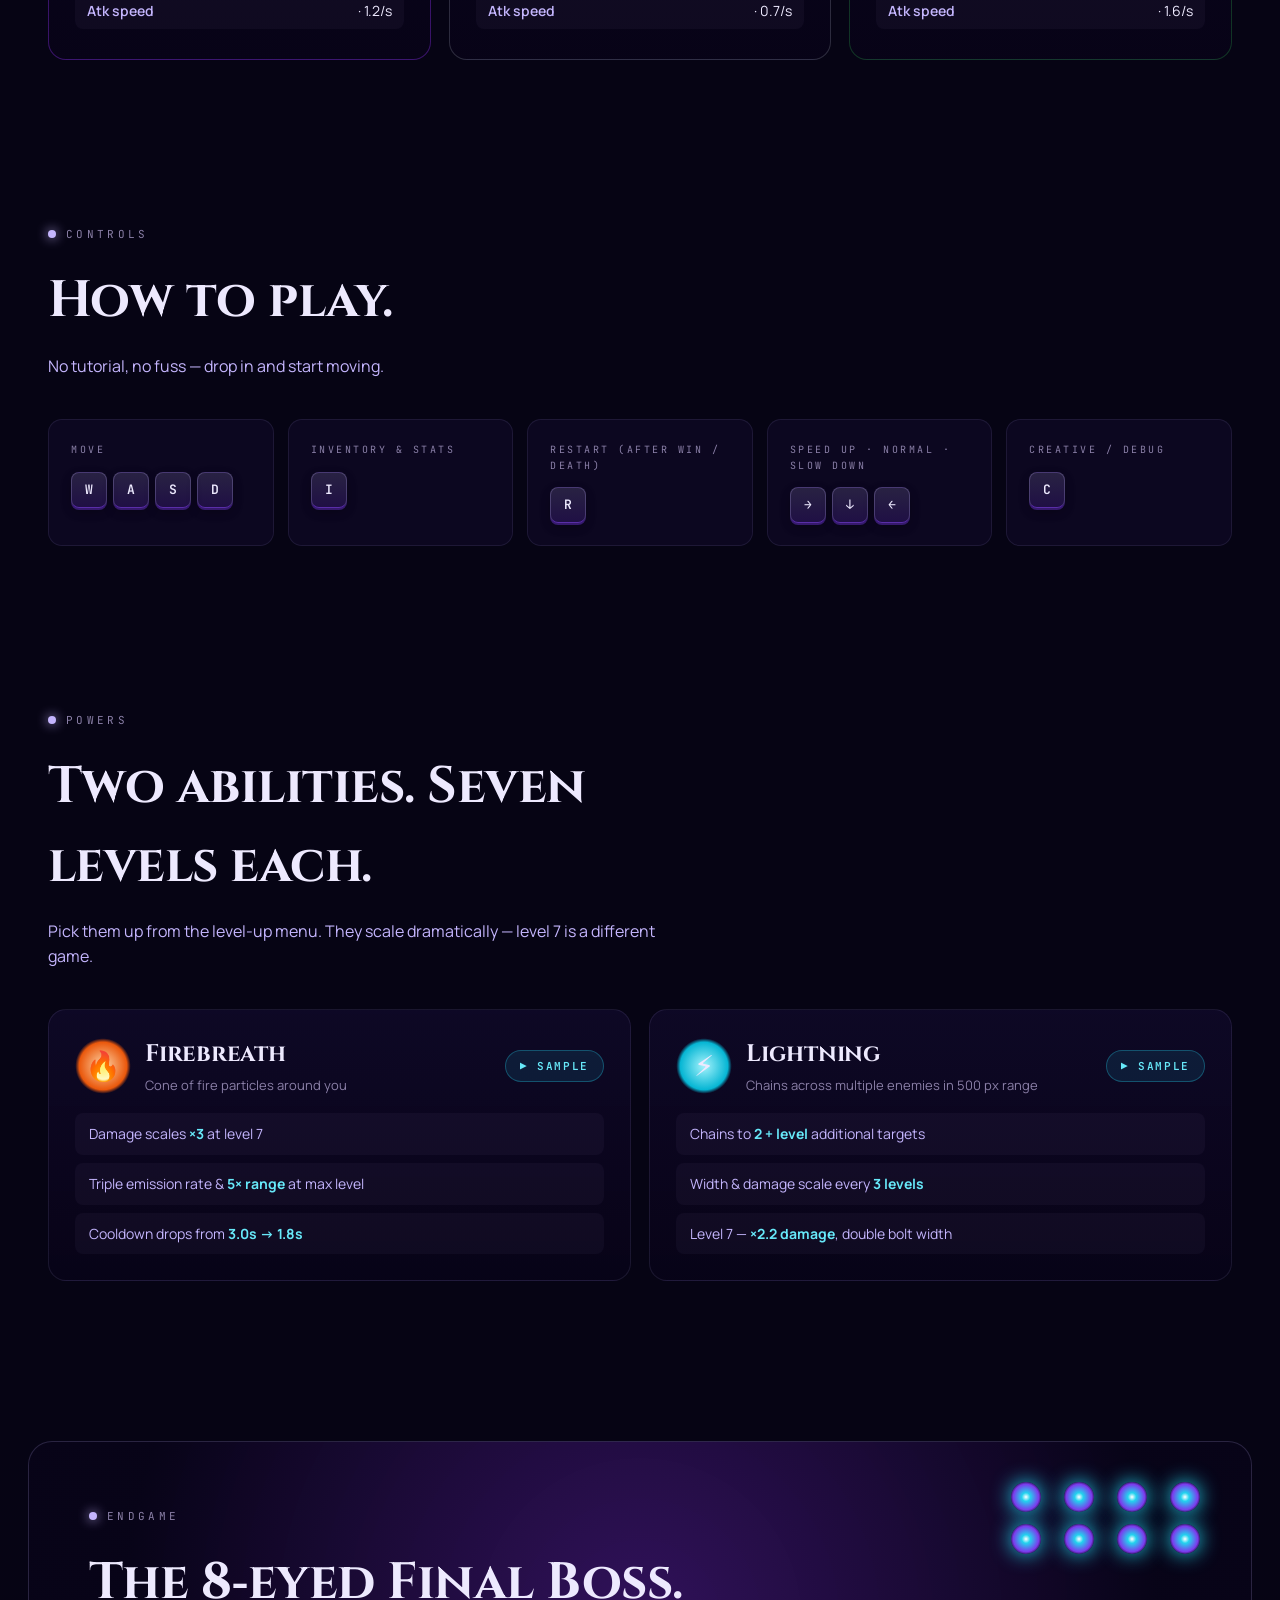
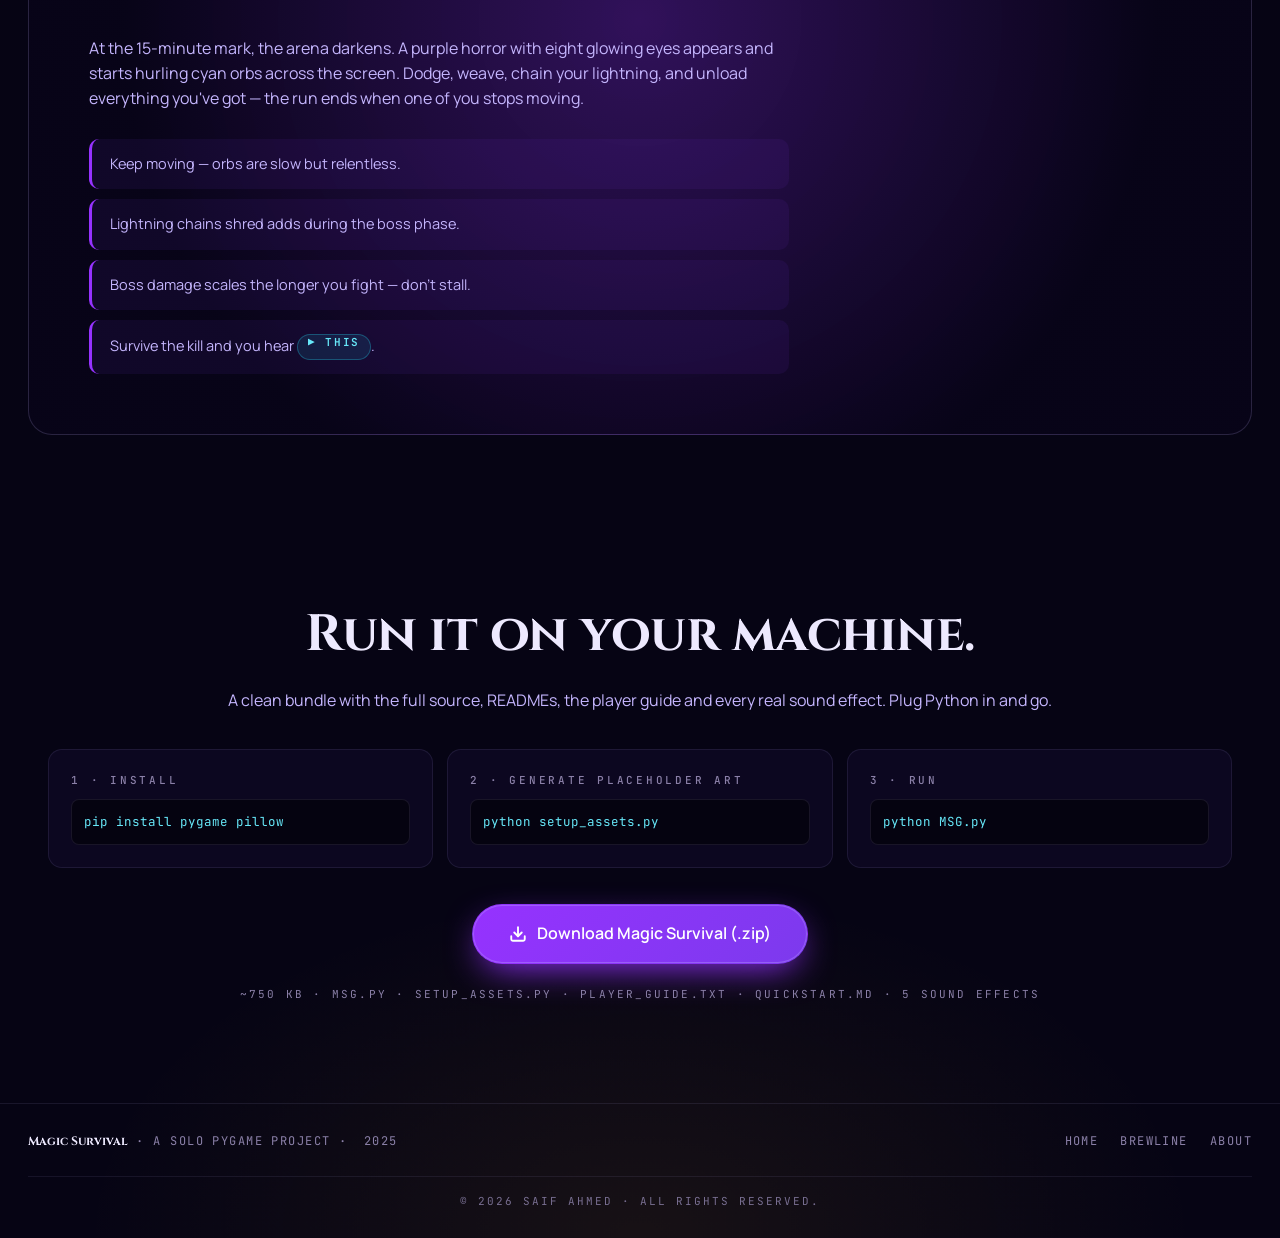
<file: pages/magic-survival.html>
<!doctype html>
<html lang="en">
<head>
  <meta charset="utf-8" />
  <meta name="viewport" content="width=device-width, initial-scale=1" />
  <title>Magic Survival · Saif Ahmed</title>
  <link rel="icon" href="data:image/svg+xml,%3Csvg xmlns='http://www.w3.org/2000/svg' viewBox='0 0 32 32'%3E%3Crect width='32' height='32' rx='8' fill='%23120726'/%3E%3Cpath d='M18 4 L10 18 L16 18 L14 28 L22 14 L16 14 Z' fill='%23fbbf24'/%3E%3C/svg%3E" />
  <link href="https://fonts.googleapis.com/css2?family=Cinzel:wght@500;700;800&family=JetBrains+Mono:wght@400;500;700&family=Manrope:wght@400;500;600;700&display=swap" rel="stylesheet">
  <link rel="stylesheet" href="../assets/css/magic.css" />
</head>
<body data-page="magic">
  <!-- Starfield -->
  <canvas id="stars" aria-hidden="true"></canvas>

  <!-- NAV (magic theme override) -->
  <header class="m-nav">
    <a class="m-nav__brand" href="../index.html">
      <svg viewBox="0 0 32 32" width="28" height="28" aria-hidden="true">
        <defs><linearGradient id="lg2" x1="0" x2="1" y1="0" y2="1"><stop offset="0%" stop-color="#c8763a"/><stop offset="100%" stop-color="#7c3aed"/></linearGradient></defs>
        <rect width="32" height="32" rx="8" fill="#08051a"/>
        <path d="M8 22 L16 6 L24 22 Z" fill="url(#lg2)"/>
      </svg>
      <span><strong>Saif Ahmed</strong><em>Portfolio · 2026</em></span>
    </a>
    <nav class="m-nav__links">
      <a href="../index.html">Home</a>
      <a href="brewline.html">BrewLine</a>
      <a href="magic-survival.html" class="active">Magic Survival</a>
      <a href="about.html">About</a>
    </nav>
    <button class="m-nav__burger" id="nav-burger" aria-label="Toggle menu"><span></span><span></span><span></span></button>
  </header>

  <main>
    <!-- HERO -->
    <section class="m-hero">
      <div class="m-hero__bg" aria-hidden="true">
        <div class="m-orb m-orb--purple"></div>
        <div class="m-orb m-orb--cyan"></div>
        <div class="m-orb m-orb--gold"></div>
        <svg class="m-bolt" viewBox="0 0 200 320" aria-hidden="true">
          <defs>
            <linearGradient id="bolt-grad" x1="0" x2="0" y1="0" y2="1">
              <stop offset="0%" stop-color="#fef3c7"/>
              <stop offset="50%" stop-color="#fbbf24"/>
              <stop offset="100%" stop-color="#7c3aed"/>
            </linearGradient>
            <filter id="glow"><feGaussianBlur stdDeviation="4"/></filter>
          </defs>
          <path d="M120 0 L40 160 L90 160 L60 320 L180 130 L120 130 Z" fill="url(#bolt-grad)" filter="url(#glow)" opacity=".8"/>
          <path d="M120 0 L40 160 L90 160 L60 320 L180 130 L120 130 Z" fill="url(#bolt-grad)"/>
        </svg>
      </div>

      <div class="m-hero__content">
        <p class="m-eyebrow" data-testid="m-eyebrow"><span class="m-dot"></span> P·02 — Pygame survival roguelite</p>
        <h1 class="m-hero__title" data-testid="m-title">
          <span>Magic</span>
          <em>Survival</em>
        </h1>
        <p class="m-hero__lead" data-testid="m-lead">
          Pick a hero. Fight off waves of monsters with chained lightning and roaring firebreath.
          Level up, upgrade your powers, and survive <strong>15 minutes</strong> to face the
          <strong>8‑eyed Final Boss</strong>.
        </p>
        <div class="m-hero__cta">
          <a href="../downloads/magic-survival.zip" class="m-btn m-btn--primary" data-testid="m-download">
            <svg width="16" height="16" viewBox="0 0 24 24" fill="none" stroke="currentColor" stroke-width="2.5" stroke-linecap="round" stroke-linejoin="round"><path d="M21 15v4a2 2 0 0 1-2 2H5a2 2 0 0 1-2-2v-4"/><polyline points="7 10 12 15 17 10"/><line x1="12" y1="15" x2="12" y2="3"/></svg>
            Download &amp; play
          </a>
          <a href="#how" class="m-btn m-btn--ghost" data-testid="m-howto">How to play</a>
        </div>
        <div class="m-hero__meta">
          <span><strong>3</strong> classes</span>
          <span><strong>15 min</strong> survival run</span>
          <span><strong>Python · Pygame</strong></span>
          <span><strong>Solo project</strong> · 2025</span>
        </div>
      </div>
    </section>

    <!-- CLASSES -->
    <section class="m-section">
      <header class="m-section__head">
        <p class="m-eyebrow"><span class="m-dot"></span> Heroes</p>
        <h2>Choose your hero.</h2>
        <p class="m-section__lead">Each class has its own stat profile — pick the playstyle that fits you.</p>
      </header>
      <div class="m-classes" data-testid="m-classes">
        <article class="m-class m-class--wizard">
          <div class="m-class__art" aria-hidden="true">
            <svg viewBox="0 0 80 80">
              <circle cx="40" cy="48" r="22" fill="#9632ff"/>
              <path d="M28 28 L52 28 L40 12 Z" fill="#0a0418"/>
              <path d="M22 28 L58 28" stroke="#fbbf24" stroke-width="2"/>
              <circle cx="32" cy="46" r="2.5" fill="#fff"/>
              <circle cx="48" cy="46" r="2.5" fill="#fff"/>
              <path d="M60 50 L72 38" stroke="#a16207" stroke-width="3" stroke-linecap="round"/>
              <circle cx="72" cy="38" r="4" fill="#22d3ee" opacity=".9"/>
            </svg>
          </div>
          <h3>Wizard</h3>
          <p class="m-class__role">Balanced caster</p>
          <ul>
            <li><strong>HP</strong> · 180</li>
            <li><strong>Speed</strong> · 5.0</li>
            <li><strong>Damage</strong> · 14</li>
            <li><strong>Atk speed</strong> · 1.2/s</li>
          </ul>
        </article>

        <article class="m-class m-class--knight">
          <div class="m-class__art" aria-hidden="true">
            <svg viewBox="0 0 80 80">
              <rect x="20" y="22" width="40" height="46" rx="6" fill="#7c7c7c"/>
              <rect x="26" y="14" width="28" height="14" rx="3" fill="#4a4a4a"/>
              <rect x="36" y="18" width="8" height="6" fill="#0a0418"/>
              <rect x="32" y="40" width="16" height="3" fill="#fbbf24"/>
              <path d="M14 70 L26 70 L26 38 L14 38 Z" fill="#a16207"/>
              <path d="M54 38 L66 38 L66 70 L54 70 Z" fill="#9ca3af"/>
            </svg>
          </div>
          <h3>Knight</h3>
          <p class="m-class__role">Tank · sustains</p>
          <ul>
            <li><strong>HP</strong> · 350</li>
            <li><strong>Speed</strong> · 3.5</li>
            <li><strong>Damage</strong> · 18</li>
            <li><strong>Atk speed</strong> · 0.7/s</li>
          </ul>
        </article>

        <article class="m-class m-class--archer">
          <div class="m-class__art" aria-hidden="true">
            <svg viewBox="0 0 80 80">
              <circle cx="40" cy="46" r="20" fill="#32c850"/>
              <path d="M22 24 L34 30 L34 18 Z" fill="#0a4d1c"/>
              <circle cx="34" cy="44" r="2.5" fill="#fff"/>
              <circle cx="46" cy="44" r="2.5" fill="#fff"/>
              <path d="M58 26 L74 50" stroke="#a16207" stroke-width="3" stroke-linecap="round"/>
              <path d="M58 24 L62 36" stroke="#fef3c7" stroke-width="2" stroke-linecap="round"/>
            </svg>
          </div>
          <h3>Archer</h3>
          <p class="m-class__role">Glass cannon</p>
          <ul>
            <li><strong>HP</strong> · 150</li>
            <li><strong>Speed</strong> · 6.5</li>
            <li><strong>Damage</strong> · 12</li>
            <li><strong>Atk speed</strong> · 1.6/s</li>
          </ul>
        </article>
      </div>
    </section>

    <!-- HOW TO PLAY -->
    <section class="m-section" id="how">
      <header class="m-section__head">
        <p class="m-eyebrow"><span class="m-dot"></span> Controls</p>
        <h2>How to play.</h2>
        <p class="m-section__lead">No tutorial, no fuss — drop in and start moving.</p>
      </header>

      <div class="m-controls">
        <div class="m-control">
          <p class="m-control__label">Move</p>
          <div class="m-keys">
            <kbd>W</kbd><kbd>A</kbd><kbd>S</kbd><kbd>D</kbd>
          </div>
        </div>
        <div class="m-control">
          <p class="m-control__label">Inventory &amp; stats</p>
          <div class="m-keys"><kbd>I</kbd></div>
        </div>
        <div class="m-control">
          <p class="m-control__label">Restart (after win / death)</p>
          <div class="m-keys"><kbd>R</kbd></div>
        </div>
        <div class="m-control">
          <p class="m-control__label">Speed up · normal · slow down</p>
          <div class="m-keys"><kbd>→</kbd><kbd>↓</kbd><kbd>←</kbd></div>
        </div>
        <div class="m-control">
          <p class="m-control__label">Creative / debug</p>
          <div class="m-keys"><kbd>C</kbd></div>
        </div>
      </div>
    </section>

    <!-- ABILITIES -->
    <section class="m-section">
      <header class="m-section__head">
        <p class="m-eyebrow"><span class="m-dot"></span> Powers</p>
        <h2>Two abilities. Seven levels each.</h2>
        <p class="m-section__lead">Pick them up from the level‑up menu. They scale dramatically — level 7 is a different game.</p>
      </header>

      <div class="m-abilities">
        <article class="m-ability">
          <div class="m-ability__head">
            <div class="m-ability__icon" style="background: radial-gradient(circle, #fed7aa, #ea580c 60%, transparent 70%);">🔥</div>
            <div>
              <h3>Firebreath</h3>
              <p>Cone of fire particles around you</p>
            </div>
            <button class="m-play" data-audio="firebreath" data-testid="play-firebreath" aria-label="Play sound">▶ Sample</button>
          </div>
          <ul>
            <li>Damage scales <strong>×3</strong> at level 7</li>
            <li>Triple emission rate &amp; <strong>5× range</strong> at max level</li>
            <li>Cooldown drops from <strong>3.0s → 1.8s</strong></li>
          </ul>
          <audio preload="none" src="../assets/audio/firebreath.mp3" id="audio-firebreath"></audio>
        </article>

        <article class="m-ability">
          <div class="m-ability__head">
            <div class="m-ability__icon" style="background: radial-gradient(circle, #a5f3fc, #06b6d4 60%, transparent 70%);">⚡</div>
            <div>
              <h3>Lightning</h3>
              <p>Chains across multiple enemies in 500&nbsp;px range</p>
            </div>
            <button class="m-play" data-audio="lightning" data-testid="play-lightning" aria-label="Play sound">▶ Sample</button>
          </div>
          <ul>
            <li>Chains to <strong>2 + level</strong> additional targets</li>
            <li>Width &amp; damage scale every <strong>3 levels</strong></li>
            <li>Level 7 — <strong>×2.2 damage</strong>, double bolt width</li>
          </ul>
          <audio preload="none" src="../assets/audio/lightning.mp3" id="audio-lightning"></audio>
        </article>
      </div>
    </section>

    <!-- BOSS -->
    <section class="m-section m-boss">
      <div class="m-boss__bg" aria-hidden="true">
        <div class="m-boss__eye-grid">
          <span></span><span></span><span></span><span></span>
          <span></span><span></span><span></span><span></span>
        </div>
      </div>
      <div class="m-boss__content">
        <p class="m-eyebrow"><span class="m-dot"></span> Endgame</p>
        <h2>The 8‑eyed Final Boss.</h2>
        <p class="m-section__lead">
          At the 15‑minute mark, the arena darkens. A purple horror with eight glowing eyes appears
          and starts hurling cyan orbs across the screen. Dodge, weave, chain your lightning, and
          unload everything you've got — the run ends when one of you stops moving.
        </p>
        <ul class="m-boss__tips">
          <li>Keep moving — orbs are slow but relentless.</li>
          <li>Lightning chains shred adds during the boss phase.</li>
          <li>Boss damage scales the longer you fight — don't stall.</li>
          <li>Survive the kill and you hear <button class="m-play m-play--inline" data-audio="victory" data-testid="play-victory">▶ this</button>.</li>
        </ul>
        <audio preload="none" src="../assets/audio/victory.mp3" id="audio-victory"></audio>
        <audio preload="none" src="../assets/audio/level_up.wav" id="audio-level_up"></audio>
        <audio preload="none" src="../assets/audio/game_over.wav" id="audio-game_over"></audio>
      </div>
    </section>

    <!-- DOWNLOAD -->
    <section class="m-section m-cta" id="download">
      <h2>Run it on your machine.</h2>
      <p class="m-section__lead">A clean bundle with the full source, READMEs, the player guide and every real sound effect. Plug Python in and go.</p>

      <div class="m-cta__grid">
        <div class="m-card">
          <h4>1 · Install</h4>
          <pre><code>pip install pygame pillow</code></pre>
        </div>
        <div class="m-card">
          <h4>2 · Generate placeholder art</h4>
          <pre><code>python setup_assets.py</code></pre>
        </div>
        <div class="m-card">
          <h4>3 · Run</h4>
          <pre><code>python MSG.py</code></pre>
        </div>
      </div>

      <a href="../downloads/magic-survival.zip" class="m-btn m-btn--primary m-btn--big" data-testid="m-download-big">
        <svg width="18" height="18" viewBox="0 0 24 24" fill="none" stroke="currentColor" stroke-width="2.5" stroke-linecap="round" stroke-linejoin="round"><path d="M21 15v4a2 2 0 0 1-2 2H5a2 2 0 0 1-2-2v-4"/><polyline points="7 10 12 15 17 10"/><line x1="12" y1="15" x2="12" y2="3"/></svg>
        Download Magic Survival (.zip)
      </a>
      <p class="m-cta__hint">~750 KB · MSG.py · setup_assets.py · PLAYER_GUIDE.txt · QUICKSTART.md · 5 sound effects</p>
    </section>
  </main>

  <footer class="m-footer">
    <div><strong>Magic Survival</strong> · A solo Pygame project · <em>2025</em></div>
    <div class="m-footer__links">
      <a href="../index.html">Home</a>
      <a href="brewline.html">BrewLine</a>
      <a href="about.html">About</a>
    </div>
  <div data-testid="copyright" style="width:100%; text-align:center; padding-top:16px; margin-top:8px; border-top:1px solid rgba(196,181,253,.10); font-family:'JetBrains Mono', monospace; font-size:11px; letter-spacing:.18em; text-transform:uppercase; color:var(--m-mute); opacity:.85;">© 2026 Saif Ahmed · All rights reserved.</div>
  </footer>

  <script src="../assets/js/magic.js"></script>
</body>
</html>
</file>
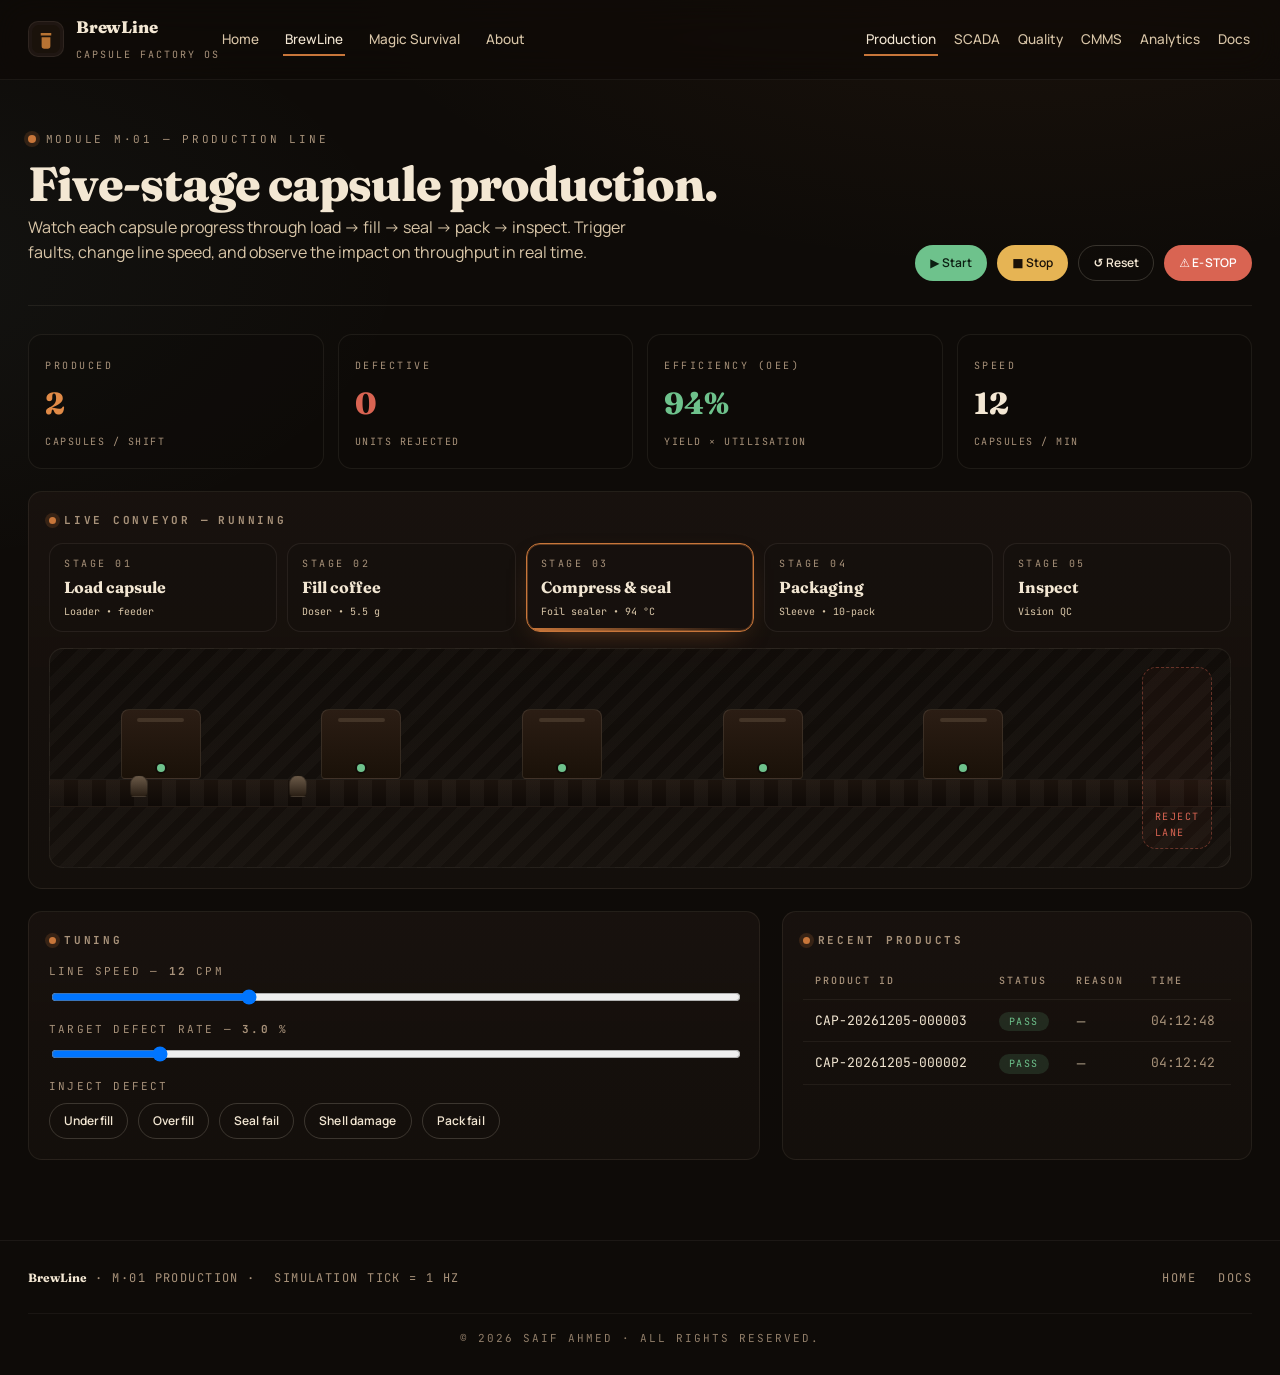
<file: pages/production.html>
<!doctype html>
<html lang="en">
<head>
  <meta charset="utf-8" />
  <meta name="viewport" content="width=device-width, initial-scale=1" />
  <title>Production Line · BrewLine</title>
  <link rel="stylesheet" href="../assets/css/style.css" />
  <link rel="stylesheet" href="../assets/css/animations.css" />
  <link href="https://fonts.googleapis.com/css2?family=Fraunces:wght@400;600;800;900&family=JetBrains+Mono:wght@400;500;700&family=Manrope:wght@400;500;600;700&display=swap" rel="stylesheet">
</head>
<body data-page="production">
  <header class="nav">
    <a class="nav__brand" href="../index.html">
      <span class="nav__logo">
        <svg viewBox="0 0 32 32" width="28" height="28" aria-hidden="true"><rect width="32" height="32" rx="8" fill="#1a120b"/><path d="M10 9h12v3H10zM11 14h10v10a3 3 0 0 1-3 3h-4a3 3 0 0 1-3-3z" fill="#b87333"/></svg>
      </span>
      <span><strong>BrewLine</strong><em>Capsule Factory OS</em></span>
    </a>
    <nav class="nav__links">
      <a href="../index.html">Home</a>
      <a href="brewline.html" class="active">BrewLine</a>
      <a href="magic-survival.html">Magic Survival</a>
      <a href="about.html">About</a>
    </nav>
    <nav class="nav__links" style="margin-left:auto; gap:14px; font-size:12.5px;">
      <a href="production.html" class="active">Production</a>
      <a href="scada.html">SCADA</a>
      <a href="quality.html">Quality</a>
      <a href="cmms.html">CMMS</a>
      <a href="analytics.html">Analytics</a>
      <a href="docs.html">Docs</a>
    </nav>
    <button class="nav__burger" id="nav-burger"><span></span><span></span><span></span></button>
  </header>

  <main class="page">
    <header class="page__head">
      <div>
        <p class="kicker"><span class="dot pulse"></span> Module M·01 — Production Line</p>
        <h1 class="page__title">Five‑stage capsule production.</h1>
        <p class="page__sub">Watch each capsule progress through load → fill → seal → pack → inspect. Trigger faults, change line speed, and observe the impact on throughput in real time.</p>
      </div>
      <div class="controls">
        <button class="btn btn--good btn--sm" data-testid="prod-start" id="btn-start">▶ Start</button>
        <button class="btn btn--warn btn--sm" data-testid="prod-stop" id="btn-stop">■ Stop</button>
        <button class="btn btn--ghost btn--sm" data-testid="prod-reset" id="btn-reset">↺ Reset</button>
        <button class="btn btn--danger btn--sm" data-testid="prod-estop" id="btn-estop">⚠ E‑STOP</button>
      </div>
    </header>

    <!-- live KPIs -->
    <section class="grid-4" style="margin-bottom: 22px;">
      <div class="metric metric--copper"><label>Produced</label><strong data-testid="kpi-produced" id="kpi-produced">0</strong><small>capsules / shift</small></div>
      <div class="metric metric--bad"><label>Defective</label><strong data-testid="kpi-defective" id="kpi-defective">0</strong><small>units rejected</small></div>
      <div class="metric metric--good"><label>Efficiency (OEE)</label><strong data-testid="kpi-efficiency" id="kpi-efficiency">0%</strong><small>yield × utilisation</small></div>
      <div class="metric"><label>Speed</label><strong data-testid="kpi-speed" id="kpi-speed">0</strong><small>capsules / min</small></div>
    </section>

    <!-- stage bar + conveyor -->
    <section class="card" style="margin-bottom: 22px;">
      <h4><span class="dot pulse"></span> Live conveyor — <span id="line-state-label" data-testid="line-state-label">IDLE</span></h4>
      <div class="line-stage-bar" id="line-stage-bar">
        <div class="line-stage" data-stage="1"><label>Stage 01</label><strong>Load capsule</strong><small>Loader • feeder</small></div>
        <div class="line-stage" data-stage="2"><label>Stage 02</label><strong>Fill coffee</strong><small>Doser • 5.5 g</small></div>
        <div class="line-stage" data-stage="3"><label>Stage 03</label><strong>Compress &amp; seal</strong><small>Foil sealer • 94 °C</small></div>
        <div class="line-stage" data-stage="4"><label>Stage 04</label><strong>Packaging</strong><small>Sleeve • 10‑pack</small></div>
        <div class="line-stage" data-stage="5"><label>Stage 05</label><strong>Inspect</strong><small>Vision QC</small></div>
      </div>

      <div class="conveyor-wrap" id="conveyor" data-running="false" data-testid="conveyor">
        <div class="conveyor-belt"></div>
        <!-- machines anchored at 5 stages -->
        <div class="machine" data-state="stop" style="left: 6%"><span class="led"></span></div>
        <div class="machine" data-state="stop" style="left: 23%"><span class="led"></span></div>
        <div class="machine" data-state="stop" style="left: 40%"><span class="led"></span></div>
        <div class="machine" data-state="stop" style="left: 57%"><span class="led"></span></div>
        <div class="machine" data-state="stop" style="left: 74%"><span class="led"></span></div>
        <div class="reject-lane"><div>REJECT<br/>LANE</div></div>
      </div>
    </section>

    <div class="grid-2">
      <section class="card">
        <h4><span class="dot"></span> Tuning</h4>
        <div style="display:grid; gap:14px;">
          <label style="display:grid; gap:6px;">
            <span class="mono" style="font-size:11px; letter-spacing:.2em; text-transform:uppercase; color:var(--ink-mute)">Line speed — <strong id="speed-val" data-testid="speed-val">12</strong> cpm</span>
            <input type="range" min="1" max="40" value="12" id="speed-slider" data-testid="speed-slider" style="width:100%">
          </label>
          <label style="display:grid; gap:6px;">
            <span class="mono" style="font-size:11px; letter-spacing:.2em; text-transform:uppercase; color:var(--ink-mute)">Target defect rate — <strong id="defect-val" data-testid="defect-val">3.0</strong> %</span>
            <input type="range" min="0" max="20" step="1" value="3" id="defect-slider" data-testid="defect-slider" style="width:100%">
          </label>
          <div>
            <p class="mono" style="font-size:11px; letter-spacing:.2em; text-transform:uppercase; color:var(--ink-mute); margin:0 0 8px">Inject defect</p>
            <div class="controls">
              <button class="btn btn--ghost btn--sm" data-defect="underfill" data-testid="inject-underfill">Underfill</button>
              <button class="btn btn--ghost btn--sm" data-defect="overfill"  data-testid="inject-overfill">Overfill</button>
              <button class="btn btn--ghost btn--sm" data-defect="seal"      data-testid="inject-seal">Seal fail</button>
              <button class="btn btn--ghost btn--sm" data-defect="shell"     data-testid="inject-shell">Shell damage</button>
              <button class="btn btn--ghost btn--sm" data-defect="pack"      data-testid="inject-pack">Pack fail</button>
            </div>
          </div>
        </div>
      </section>

      <section class="card">
        <h4><span class="dot"></span> Recent products</h4>
        <div style="max-height: 280px; overflow:auto;">
          <table class="table" data-testid="recent-table">
            <thead><tr><th>Product ID</th><th>Status</th><th>Reason</th><th>Time</th></tr></thead>
            <tbody id="recent-body"></tbody>
          </table>
        </div>
      </section>
    </div>
  </main>

  <footer class="footer">
    <div><strong>BrewLine</strong> · M·01 Production · <em>simulation tick = 1 Hz</em></div>
    <div class="footer__links"><a href="../index.html">Home</a><a href="docs.html">Docs</a></div>
  <div data-testid="copyright" style="width:100%; text-align:center; padding-top:16px; margin-top:8px; border-top:1px solid rgba(243,231,211,.06); font-family:'JetBrains Mono', monospace; font-size:11px; letter-spacing:.18em; text-transform:uppercase; color:var(--ink-mute); opacity:.85;">© 2026 Saif Ahmed · All rights reserved.</div>
  </footer>

  <script src="../assets/js/main.js"></script>
  <script src="../assets/js/production.js"></script>
</body>
</html>
</file>
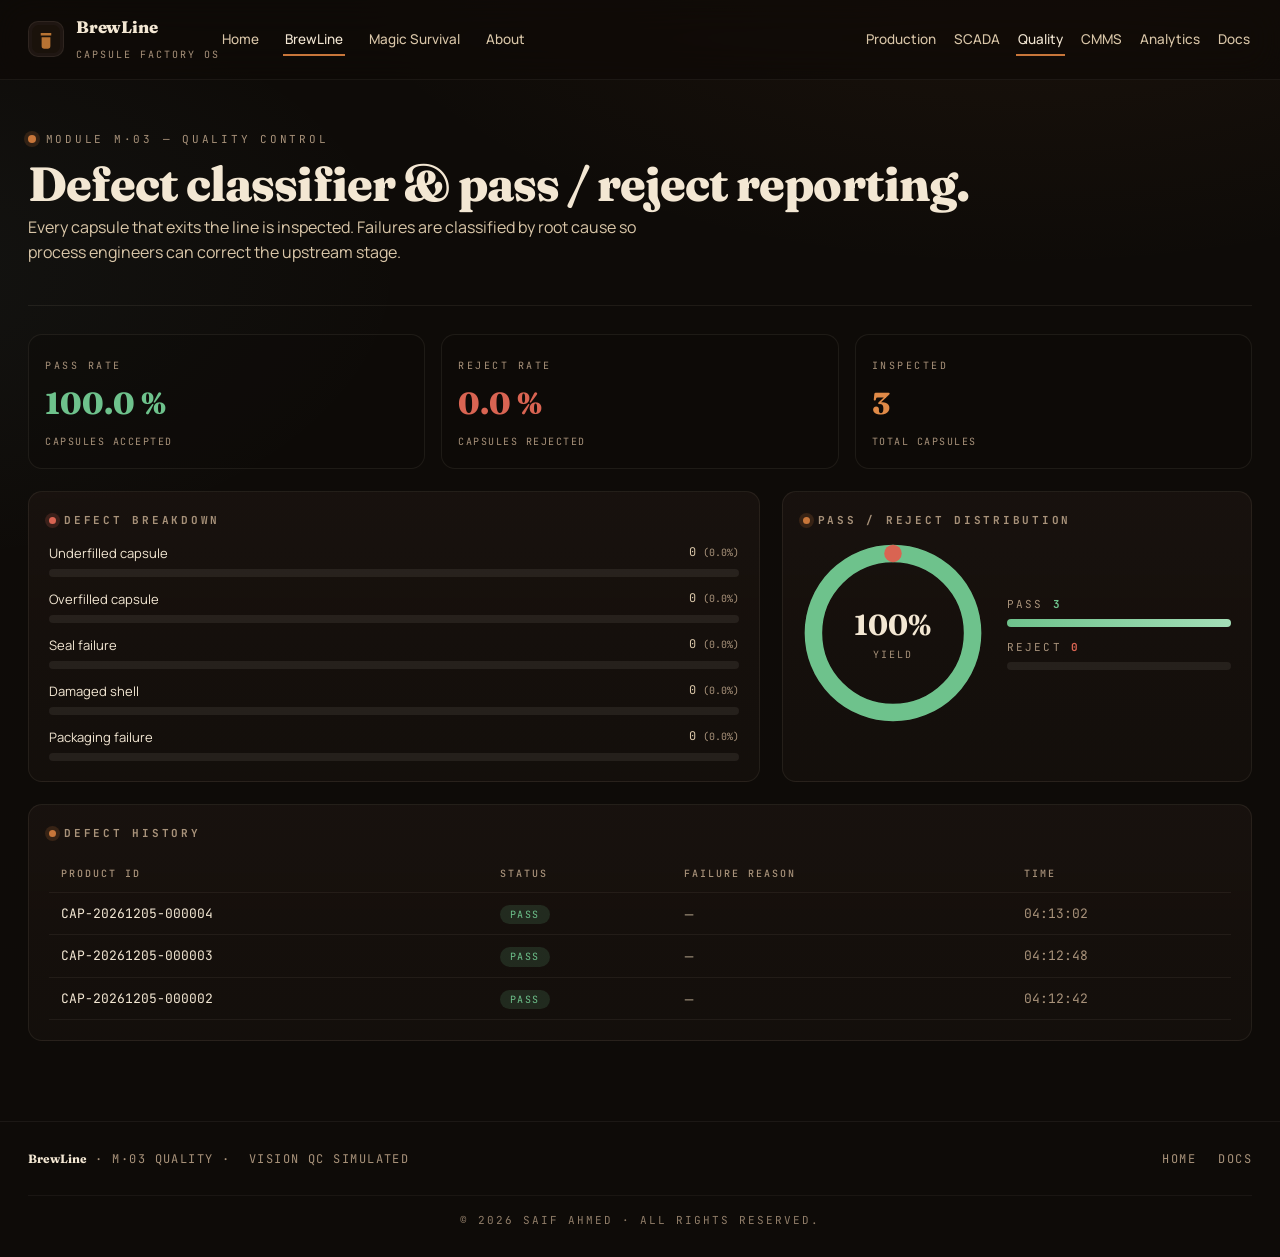
<file: pages/quality.html>
<!doctype html>
<html lang="en">
<head>
  <meta charset="utf-8" />
  <meta name="viewport" content="width=device-width, initial-scale=1" />
  <title>Quality Control · BrewLine</title>
  <link rel="stylesheet" href="../assets/css/style.css" />
  <link rel="stylesheet" href="../assets/css/animations.css" />
  <link href="https://fonts.googleapis.com/css2?family=Fraunces:wght@400;600;800;900&family=JetBrains+Mono:wght@400;500;700&family=Manrope:wght@400;500;600;700&display=swap" rel="stylesheet">
</head>
<body data-page="quality">
  <header class="nav">
    <a class="nav__brand" href="../index.html">
      <span class="nav__logo"><svg viewBox="0 0 32 32" width="28" height="28"><rect width="32" height="32" rx="8" fill="#1a120b"/><path d="M10 9h12v3H10zM11 14h10v10a3 3 0 0 1-3 3h-4a3 3 0 0 1-3-3z" fill="#b87333"/></svg></span>
      <span><strong>BrewLine</strong><em>Capsule Factory OS</em></span>
    </a>
    <nav class="nav__links">
      <a href="../index.html">Home</a>
      <a href="brewline.html" class="active">BrewLine</a>
      <a href="magic-survival.html">Magic Survival</a>
      <a href="about.html">About</a>
    </nav>
    <nav class="nav__links" style="margin-left:auto; gap:14px; font-size:12.5px;">
      <a href="production.html">Production</a>
      <a href="scada.html">SCADA</a>
      <a href="quality.html" class="active">Quality</a>
      <a href="cmms.html">CMMS</a>
      <a href="analytics.html">Analytics</a>
      <a href="docs.html">Docs</a>
    </nav>
    <button class="nav__burger" id="nav-burger"><span></span><span></span><span></span></button>
  </header>

  <main class="page">
    <header class="page__head">
      <div>
        <p class="kicker"><span class="dot pulse"></span> Module M·03 — Quality Control</p>
        <h1 class="page__title">Defect classifier &amp; pass / reject reporting.</h1>
        <p class="page__sub">Every capsule that exits the line is inspected. Failures are classified by root cause so process engineers can correct the upstream stage.</p>
      </div>
    </header>

    <section class="grid-3" style="margin-bottom: 22px;">
      <div class="metric metric--good"><label>Pass rate</label><strong id="qc-pass" data-testid="qc-pass">0 %</strong><small>capsules accepted</small></div>
      <div class="metric metric--bad"><label>Reject rate</label><strong id="qc-reject" data-testid="qc-reject">0 %</strong><small>capsules rejected</small></div>
      <div class="metric metric--copper"><label>Inspected</label><strong id="qc-total" data-testid="qc-total">0</strong><small>total capsules</small></div>
    </section>

    <div class="grid-2">
      <section class="card">
        <h4><span class="dot bad"></span> Defect breakdown</h4>
        <div id="defect-list" style="display:grid; gap:12px;"></div>
      </section>

      <section class="card">
        <h4><span class="dot"></span> Pass / reject distribution</h4>
        <div style="display:flex; align-items:center; gap:24px;">
          <div style="position:relative; width:180px; height:180px;">
            <svg viewBox="0 0 36 36" style="width:100%; height:100%; transform:rotate(-90deg)">
              <circle cx="18" cy="18" r="15.915" fill="none" stroke="rgba(243,231,211,.08)" stroke-width="3.5"></circle>
              <circle id="donut-pass" cx="18" cy="18" r="15.915" fill="none" stroke="#6ec28c" stroke-width="3.5" stroke-dasharray="0 100" stroke-linecap="round"></circle>
              <circle id="donut-rej"  cx="18" cy="18" r="15.915" fill="none" stroke="#d96452" stroke-width="3.5" stroke-dasharray="0 100" stroke-linecap="round" stroke-dashoffset="0"></circle>
            </svg>
            <div style="position:absolute; inset:0; display:flex; flex-direction:column; align-items:center; justify-content:center;">
              <strong style="font-family:var(--font-display); font-size:1.8rem;" id="donut-center" data-testid="donut-center"><span data-testid="qc-yield">0%</span></strong>
              <small style="font-family:var(--font-mono); font-size:10px; color:var(--ink-mute); letter-spacing:.2em; text-transform:uppercase">yield</small>
            </div>
          </div>
          <div style="flex:1; display:grid; gap:12px;">
            <div>
              <p class="mono" style="font-size:11px; color:var(--ink-mute); text-transform:uppercase; letter-spacing:.2em; margin:0 0 6px">Pass <strong style="color:var(--ink-good)" id="legend-pass">0</strong></p>
              <div class="bar bar--good"><span id="bar-pass" style="width:0%"></span></div>
            </div>
            <div>
              <p class="mono" style="font-size:11px; color:var(--ink-mute); text-transform:uppercase; letter-spacing:.2em; margin:0 0 6px">Reject <strong style="color:var(--ink-bad)" id="legend-rej">0</strong></p>
              <div class="bar bar--bad"><span id="bar-rej" style="width:0%"></span></div>
            </div>
          </div>
        </div>
      </section>
    </div>

    <section class="card" style="margin-top: 22px;">
      <h4><span class="dot"></span> Defect history</h4>
      <div style="max-height: 420px; overflow:auto;">
        <table class="table" data-testid="defect-history">
          <thead><tr><th>Product ID</th><th>Status</th><th>Failure reason</th><th>Time</th></tr></thead>
          <tbody id="qc-history-body"></tbody>
        </table>
      </div>
    </section>
  </main>

  <footer class="footer">
    <div><strong>BrewLine</strong> · M·03 Quality · <em>vision QC simulated</em></div>
    <div class="footer__links"><a href="../index.html">Home</a><a href="docs.html">Docs</a></div>
  <div data-testid="copyright" style="width:100%; text-align:center; padding-top:16px; margin-top:8px; border-top:1px solid rgba(243,231,211,.06); font-family:'JetBrains Mono', monospace; font-size:11px; letter-spacing:.18em; text-transform:uppercase; color:var(--ink-mute); opacity:.85;">© 2026 Saif Ahmed · All rights reserved.</div>
  </footer>

  <script src="../assets/js/main.js"></script>
  <script src="../assets/js/quality.js"></script>
</body>
</html>
</file>
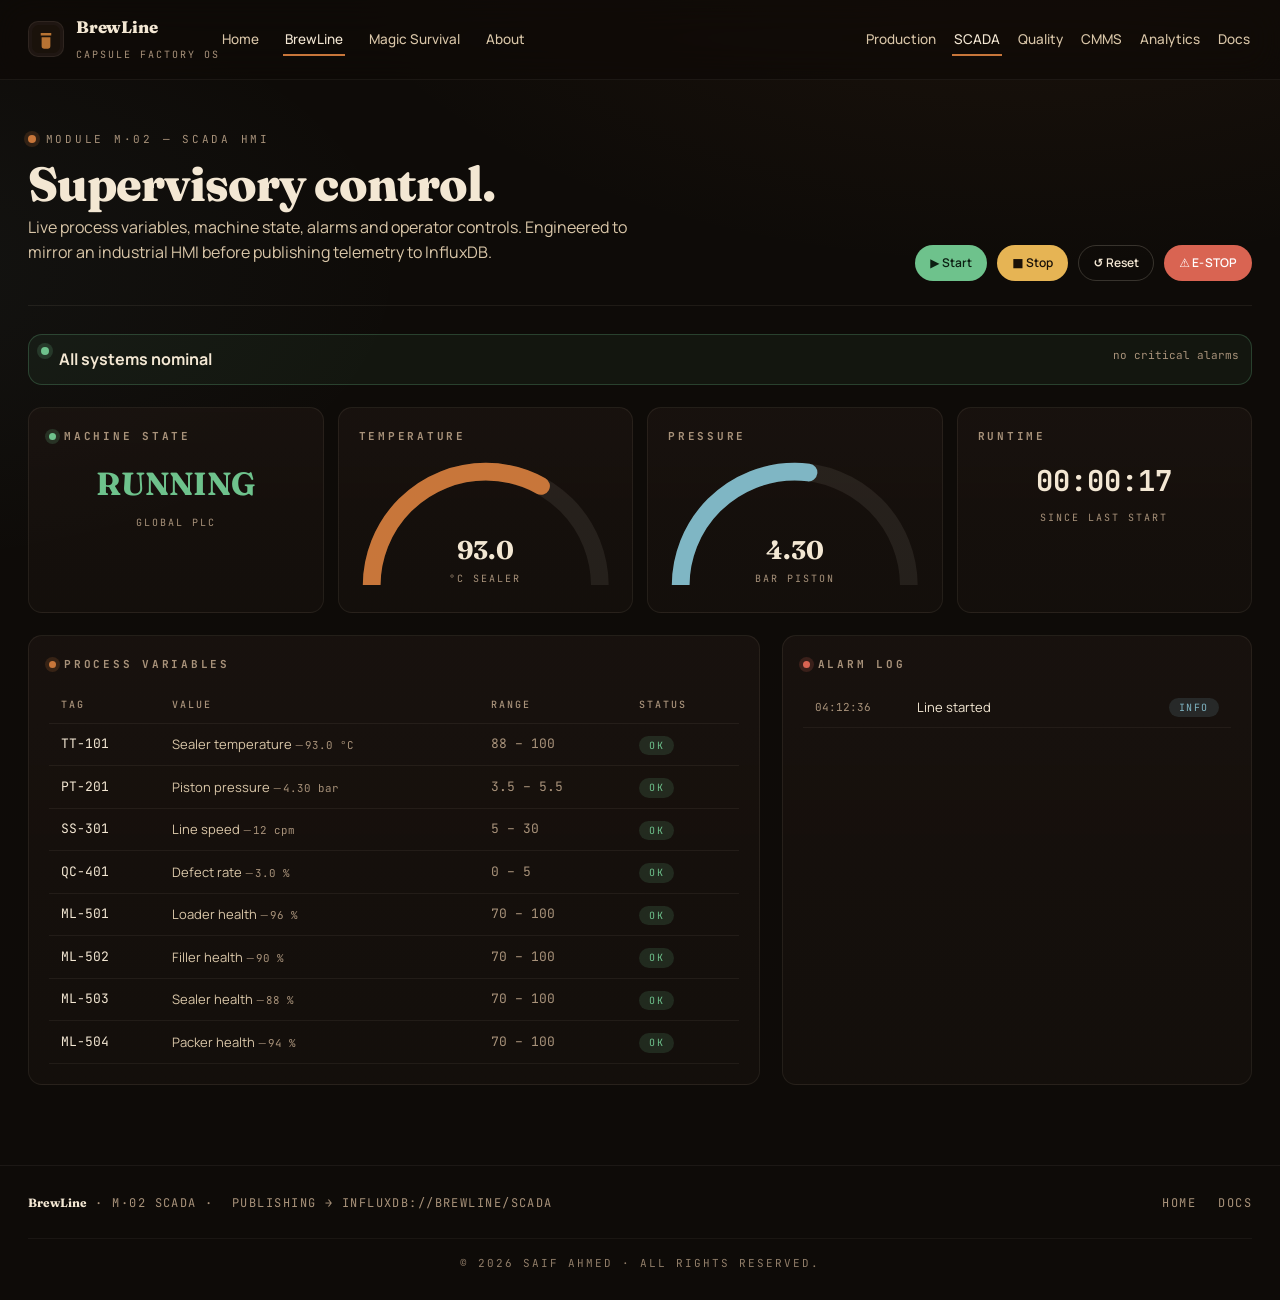
<file: pages/scada.html>
<!doctype html>
<html lang="en">
<head>
  <meta charset="utf-8" />
  <meta name="viewport" content="width=device-width, initial-scale=1" />
  <title>SCADA · BrewLine</title>
  <link rel="stylesheet" href="../assets/css/style.css" />
  <link rel="stylesheet" href="../assets/css/animations.css" />
  <link href="https://fonts.googleapis.com/css2?family=Fraunces:wght@400;600;800;900&family=JetBrains+Mono:wght@400;500;700&family=Manrope:wght@400;500;600;700&display=swap" rel="stylesheet">
</head>
<body data-page="scada">
  <header class="nav">
    <a class="nav__brand" href="../index.html">
      <span class="nav__logo"><svg viewBox="0 0 32 32" width="28" height="28"><rect width="32" height="32" rx="8" fill="#1a120b"/><path d="M10 9h12v3H10zM11 14h10v10a3 3 0 0 1-3 3h-4a3 3 0 0 1-3-3z" fill="#b87333"/></svg></span>
      <span><strong>BrewLine</strong><em>Capsule Factory OS</em></span>
    </a>
    <nav class="nav__links">
      <a href="../index.html">Home</a>
      <a href="brewline.html" class="active">BrewLine</a>
      <a href="magic-survival.html">Magic Survival</a>
      <a href="about.html">About</a>
    </nav>
    <nav class="nav__links" style="margin-left:auto; gap:14px; font-size:12.5px;">
      <a href="production.html">Production</a>
      <a href="scada.html" class="active">SCADA</a>
      <a href="quality.html">Quality</a>
      <a href="cmms.html">CMMS</a>
      <a href="analytics.html">Analytics</a>
      <a href="docs.html">Docs</a>
    </nav>
    <button class="nav__burger" id="nav-burger"><span></span><span></span><span></span></button>
  </header>

  <main class="page">
    <header class="page__head">
      <div>
        <p class="kicker"><span class="dot pulse"></span> Module M·02 — SCADA HMI</p>
        <h1 class="page__title">Supervisory control.</h1>
        <p class="page__sub">Live process variables, machine state, alarms and operator controls. Engineered to mirror an industrial HMI before publishing telemetry to InfluxDB.</p>
      </div>
      <div class="controls">
        <button class="btn btn--good btn--sm" data-testid="scada-start"  id="btn-start">▶ Start</button>
        <button class="btn btn--warn btn--sm" data-testid="scada-stop"   id="btn-stop">■ Stop</button>
        <button class="btn btn--ghost btn--sm" data-testid="scada-reset" id="btn-reset">↺ Reset</button>
        <button class="btn btn--danger btn--sm" data-testid="scada-estop" id="btn-estop">⚠ E‑STOP</button>
      </div>
    </header>

    <section class="alarm-bar" id="alarm-banner" data-testid="alarm-banner"></section>

    <section class="grid-4" style="margin: 22px 0;">
      <div class="card" style="text-align:center">
        <h4><span class="dot good"></span> Machine state</h4>
        <strong style="font-family:var(--font-display); font-size:2rem; display:block" id="scada-state" data-testid="scada-state">IDLE</strong>
        <small style="font-family:var(--font-mono); color:var(--ink-mute); letter-spacing:.2em; text-transform:uppercase; font-size:10px">global PLC</small>
      </div>
      <div class="card">
        <h4>Temperature</h4>
        <div class="gauge">
          <svg viewBox="0 0 200 100">
            <path d="M10,100 A90,90 0 0 1 190,100" stroke="rgba(243,231,211,.08)" stroke-width="14" fill="none" stroke-linecap="round"/>
            <path id="g-temp-arc" d="M10,100 A90,90 0 0 1 190,100" stroke="#c8763a" stroke-width="14" fill="none" stroke-linecap="round" stroke-dasharray="283" stroke-dashoffset="200"/>
          </svg>
          <div class="gauge__value"><strong id="g-temp" data-testid="g-temp">--</strong><small>°C sealer</small></div>
        </div>
      </div>
      <div class="card">
        <h4>Pressure</h4>
        <div class="gauge">
          <svg viewBox="0 0 200 100">
            <path d="M10,100 A90,90 0 0 1 190,100" stroke="rgba(243,231,211,.08)" stroke-width="14" fill="none" stroke-linecap="round"/>
            <path id="g-press-arc" d="M10,100 A90,90 0 0 1 190,100" stroke="#7fb6c4" stroke-width="14" fill="none" stroke-linecap="round" stroke-dasharray="283" stroke-dashoffset="200"/>
          </svg>
          <div class="gauge__value"><strong id="g-press" data-testid="g-press">--</strong><small>bar piston</small></div>
        </div>
      </div>
      <div class="card" style="text-align:center">
        <h4>Runtime</h4>
        <strong style="font-family:var(--font-mono); font-size:1.8rem; display:block" id="scada-runtime" data-testid="scada-runtime">00:00:00</strong>
        <small style="font-family:var(--font-mono); color:var(--ink-mute); letter-spacing:.2em; text-transform:uppercase; font-size:10px">since last start</small>
      </div>
    </section>

    <div class="grid-2">
      <section class="card">
        <h4><span class="dot pulse"></span> Process variables</h4>
        <table class="table" data-testid="pv-table">
          <thead><tr><th>Tag</th><th>Value</th><th>Range</th><th>Status</th></tr></thead>
          <tbody id="pv-body"></tbody>
        </table>
      </section>

      <section class="card">
        <h4><span class="dot bad"></span> Alarm log</h4>
        <ul class="alarm-list" id="alarm-list" data-testid="alarm-list"></ul>
      </section>
    </div>
  </main>

  <footer class="footer">
    <div><strong>BrewLine</strong> · M·02 SCADA · <em>publishing → influxdb://brewline/scada</em></div>
    <div class="footer__links"><a href="../index.html">Home</a><a href="docs.html">Docs</a></div>
  <div data-testid="copyright" style="width:100%; text-align:center; padding-top:16px; margin-top:8px; border-top:1px solid rgba(243,231,211,.06); font-family:'JetBrains Mono', monospace; font-size:11px; letter-spacing:.18em; text-transform:uppercase; color:var(--ink-mute); opacity:.85;">© 2026 Saif Ahmed · All rights reserved.</div>
  </footer>

  <script src="../assets/js/main.js"></script>
  <script src="../assets/js/scada.js"></script>
</body>
</html>
</file>
<file: assets/css/style.css>
/* =============================================================
   BrewLine — Smart Coffee Capsule Manufacturing
   Design tokens: dark charcoal · espresso · cream · copper
   ============================================================= */

:root {
  --ink-charcoal: #0e0b08;
  --ink-coal:     #16110d;
  --ink-roast:    #1f1612;
  --ink-espresso: #2a1a12;
  --ink-bark:     #3b2519;
  --ink-line:     #3a2a20;

  --ink-cream:    #f3e7d3;
  --ink-cream-2:  #d9c6a8;
  --ink-mute:     #a8927a;
  --ink-mute-2:   #6b5a48;

  --ink-copper:   #c8763a;
  --ink-copper-2: #e08a47;
  --ink-amber:    #f0a04b;
  --ink-good:     #6ec28c;
  --ink-warn:     #e6b454;
  --ink-bad:      #d96452;
  --ink-info:     #7fb6c4;

  --radius-sm: 6px;
  --radius:    14px;
  --radius-lg: 22px;

  --shadow-1: 0 1px 0 rgba(255,255,255,0.04) inset, 0 12px 32px -16px rgba(0,0,0,.6);

  --grid: 1100px;

  --font-display: "Fraunces", "Times New Roman", serif;
  --font-body:    "Manrope", system-ui, sans-serif;
  --font-mono:    "JetBrains Mono", ui-monospace, monospace;
}

* { box-sizing: border-box; }

html, body {
  margin: 0;
  padding: 0;
  background: var(--ink-charcoal);
  color: var(--ink-cream);
  font-family: var(--font-body);
  font-size: 16px;
  line-height: 1.55;
  -webkit-font-smoothing: antialiased;
  text-rendering: optimizeLegibility;
}

body {
  background-image:
    radial-gradient(1200px 600px at 80% -10%, rgba(200,118,58,.08), transparent 60%),
    radial-gradient(900px 500px at -10% 30%, rgba(127,182,196,.05), transparent 60%),
    url("data:image/svg+xml;utf8,<svg xmlns='http://www.w3.org/2000/svg' width='160' height='160'><filter id='n'><feTurbulence baseFrequency='0.9'/><feColorMatrix values='0 0 0 0 0  0 0 0 0 0  0 0 0 0 0  0 0 0 0.04 0'/></filter><rect width='100%' height='100%' filter='url(%23n)'/></svg>");
  background-attachment: fixed;
}

::selection { background: var(--ink-copper); color: #fff; }

a { color: inherit; text-decoration: none; }
img { max-width: 100%; display: block; }

h1, h2, h3 { font-family: var(--font-display); font-weight: 800; letter-spacing: -0.02em; line-height: 1.05; margin: 0; }
h1 { font-size: clamp(2.4rem, 5vw, 4.4rem); }
h2 { font-size: clamp(1.8rem, 3.2vw, 2.6rem); }
h3 { font-size: 1.15rem; }

code, pre, .mono { font-family: var(--font-mono); }

.kicker {
  display: inline-flex; align-items: center; gap: .6rem;
  font-family: var(--font-mono); text-transform: uppercase;
  font-size: 11px; letter-spacing: .25em; color: var(--ink-mute);
}
.kicker strong { color: var(--ink-cream); letter-spacing: .15em; }

.dot {
  width: 8px; height: 8px; border-radius: 999px;
  background: var(--ink-copper); display: inline-block;
  box-shadow: 0 0 0 4px rgba(200,118,58,.18);
}
.dot.pulse { animation: pulse 2s ease-in-out infinite; }
.dot.good { background: var(--ink-good); box-shadow: 0 0 0 4px rgba(110,194,140,.18); }
.dot.warn { background: var(--ink-warn); box-shadow: 0 0 0 4px rgba(230,180,84,.18); }
.dot.bad  { background: var(--ink-bad);  box-shadow: 0 0 0 4px rgba(217,100,82,.18); }

.ink-copper { color: var(--ink-copper-2); font-style: italic; font-weight: 800; }

/* =================== NAV =================== */
.nav {
  position: sticky; top: 0; z-index: 50;
  display: flex; align-items: center; justify-content: space-between;
  padding: 14px 28px;
  background: rgba(14,11,8,.72);
  backdrop-filter: blur(18px) saturate(140%);
  -webkit-backdrop-filter: blur(18px) saturate(140%);
  border-bottom: 1px solid rgba(243,231,211,.06);
}
.nav__brand { display: flex; align-items: center; gap: 12px; }
.nav__logo { display: grid; place-items: center; width: 36px; height: 36px; border-radius: 10px; background: var(--ink-roast); border: 1px solid rgba(243,231,211,.07); }
.nav__brand strong { display: block; font-family: var(--font-display); font-weight: 800; letter-spacing: -.01em; font-size: 1.05rem; }
.nav__brand em { font-style: normal; font-family: var(--font-mono); text-transform: uppercase; letter-spacing: .2em; font-size: 10px; color: var(--ink-mute); }

.nav__links { display: flex; gap: 22px; align-items: center; }
.nav__links a {
  font-size: 13.5px; color: var(--ink-cream-2); font-weight: 500;
  position: relative; padding: 6px 2px; transition: color .25s ease;
}
.nav__links a::after {
  content: ""; position: absolute; left: 0; right: 0; bottom: 0; height: 2px;
  background: var(--ink-copper); transform: scaleX(0); transform-origin: left;
  transition: transform .35s cubic-bezier(.4,.6,.2,1);
}
.nav__links a:hover { color: var(--ink-cream); }
.nav__links a:hover::after,
.nav__links a.active::after { transform: scaleX(1); }
.nav__links a.active { color: var(--ink-cream); }

.nav__burger { display: none; background: none; border: 0; cursor: pointer; padding: 8px; }
.nav__burger span { display: block; width: 22px; height: 2px; background: var(--ink-cream); margin: 4px 0; }

/* =================== HERO =================== */
.hero { padding: 60px 28px 30px; }
.hero__grid {
  max-width: 1280px; margin: 0 auto;
  display: grid; grid-template-columns: 1.05fr .95fr; gap: 56px;
  align-items: end;
}
.hero__copy { padding-bottom: 30px; }
.hero__title { margin-top: 22px; }
.hero__lead { color: var(--ink-cream-2); max-width: 540px; margin-top: 22px; font-size: 1.05rem; }

.hero__cta { display: flex; gap: 14px; margin-top: 32px; flex-wrap: wrap; }
.hero__chips {
  list-style: none; margin: 36px 0 0; padding: 0;
  display: flex; flex-wrap: wrap; gap: 8px;
}
.hero__chips li {
  display: inline-flex; align-items: center; gap: 8px;
  font-family: var(--font-mono); font-size: 11px; letter-spacing: .12em; text-transform: uppercase;
  padding: 6px 12px 6px 6px;
  border: 1px solid rgba(243,231,211,.08);
  border-radius: 999px;
  color: var(--ink-cream-2);
  background: rgba(31,22,18,.5);
}
.hero__chips li span {
  background: var(--ink-copper); color: #fff; padding: 2px 8px; border-radius: 999px;
  font-weight: 700;
}

/* live panel */
.hero__panel {
  background: linear-gradient(180deg, rgba(31,22,18,.85), rgba(22,17,13,.95));
  border: 1px solid rgba(243,231,211,.08);
  border-radius: var(--radius-lg);
  padding: 22px;
  box-shadow: var(--shadow-1);
  position: relative; overflow: hidden;
}
.hero__panel::before {
  content: ""; position: absolute; inset: -1px;
  background: linear-gradient(135deg, rgba(200,118,58,.25), transparent 40%);
  border-radius: inherit; pointer-events: none; mask: linear-gradient(#000,#000) content-box, linear-gradient(#000,#000);
  -webkit-mask-composite: xor; mask-composite: exclude; padding: 1px;
}
.hero__panel header {
  display: flex; align-items: center; gap: 10px;
  font-family: var(--font-mono); text-transform: uppercase; font-size: 11px; letter-spacing: .25em;
  color: var(--ink-cream-2);
}
.hero__panel header em { margin-left: auto; font-style: normal; color: var(--ink-copper-2); }
.hero__panel-grid {
  display: grid; grid-template-columns: repeat(2, 1fr); gap: 14px; margin: 18px 0 10px;
}
.stat {
  padding: 14px 16px;
  border: 1px solid rgba(243,231,211,.06);
  border-radius: var(--radius);
  background: rgba(14,11,8,.55);
}
.stat label { font-family: var(--font-mono); font-size: 10px; letter-spacing: .25em; text-transform: uppercase; color: var(--ink-mute); }
.stat strong { display: block; font-family: var(--font-display); font-size: 2rem; font-weight: 800; color: var(--ink-cream); margin-top: 4px; }
.stat small { font-family: var(--font-mono); font-size: 10px; color: var(--ink-mute); text-transform: uppercase; letter-spacing: .12em; }

.hero__panel-chart { margin-top: 10px; border-radius: var(--radius); overflow: hidden; background: rgba(14,11,8,.5); border: 1px solid rgba(243,231,211,.05); }
.hero__panel-chart canvas { width: 100%; height: 120px; display: block; }
.hero__panel footer {
  margin-top: 14px; font-family: var(--font-mono); font-size: 11px; color: var(--ink-mute); text-transform: uppercase; letter-spacing: .2em;
}
.hero__panel footer code { color: var(--ink-copper-2); }

/* =================== BUTTONS =================== */
.btn {
  display: inline-flex; align-items: center; justify-content: center; gap: 10px;
  height: 48px; padding: 0 22px;
  border-radius: 999px;
  font-family: var(--font-body); font-weight: 600; font-size: 14px; letter-spacing: .01em;
  border: 1px solid transparent;
  cursor: pointer; user-select: none;
  transition: transform .25s ease, background-color .25s ease, color .25s ease, border-color .25s ease, box-shadow .25s ease;
}
.btn:active { transform: translateY(1px); }
.btn--primary { background: var(--ink-copper); color: #fff; }
.btn--primary:hover { background: var(--ink-copper-2); box-shadow: 0 10px 30px -10px rgba(200,118,58,.6); }
.btn--ghost { background: transparent; color: var(--ink-cream); border-color: rgba(243,231,211,.18); }
.btn--ghost:hover { border-color: var(--ink-cream); }
.btn--danger { background: var(--ink-bad); color: #fff; }
.btn--danger:hover { background: #e0735f; box-shadow: 0 10px 30px -10px rgba(217,100,82,.6); }
.btn--warn { background: var(--ink-warn); color: #1a1108; }
.btn--warn:hover { background: #f0c970; }
.btn--good { background: var(--ink-good); color: #0c1f12; }
.btn--good:hover { background: #80d09e; }
.btn--sm { height: 36px; padding: 0 14px; font-size: 12px; }
.btn[disabled] { opacity: .45; cursor: not-allowed; }

/* =================== SECTIONS =================== */
.section-head {
  max-width: 1280px; margin: 0 auto;
  padding: 60px 0 24px;
  display: flex; align-items: end; justify-content: space-between; gap: 24px; flex-wrap: wrap;
}
.section-head h2 { max-width: 720px; }
.section-head p.kicker { margin: 0 0 10px; }

.modules { padding: 0 28px 40px; }
.modules__grid {
  max-width: 1280px; margin: 0 auto;
  display: grid; grid-template-columns: repeat(4, 1fr); gap: 16px;
}
.module {
  position: relative; padding: 22px;
  border: 1px solid rgba(243,231,211,.07);
  border-radius: var(--radius);
  background: linear-gradient(180deg, rgba(31,22,18,.6), rgba(22,17,13,.6));
  transition: transform .35s cubic-bezier(.2,.7,.2,1), border-color .35s ease, background .35s ease;
  overflow: hidden;
  min-height: 170px;
  display: flex; flex-direction: column; justify-content: space-between;
}
.module:hover { transform: translateY(-4px); border-color: rgba(200,118,58,.5); }
.module__id { font-family: var(--font-mono); font-size: 10px; letter-spacing: .25em; color: var(--ink-mute); text-transform: uppercase; }
.module h3 { margin-top: 28px; font-family: var(--font-display); font-size: 1.4rem; }
.module p { color: var(--ink-cream-2); font-size: .92rem; margin: 8px 0 0; }
.module--accent { background: linear-gradient(135deg, rgba(200,118,58,.85), rgba(59,37,25,.95)); border-color: rgba(243,231,211,.18); }
.module--accent p, .module--accent .module__id { color: rgba(255,255,255,.85); }
.module--accent h3 { color: #fff; }

/* arch */
.arch { padding: 0 28px 100px; }
.arch__pipe {
  max-width: 1280px; margin: 0 auto;
  display: flex; align-items: stretch; gap: 14px; flex-wrap: wrap;
}
.arch__node {
  flex: 1 1 180px; padding: 20px;
  border: 1px solid rgba(243,231,211,.07);
  border-radius: var(--radius);
  background: rgba(22,17,13,.7);
}
.arch__node span { font-family: var(--font-mono); font-size: 10px; color: var(--ink-copper-2); letter-spacing: .25em; }
.arch__node strong { display: block; font-family: var(--font-display); font-size: 1.4rem; margin-top: 8px; }
.arch__node em { font-family: var(--font-mono); font-size: 11px; color: var(--ink-mute); text-transform: uppercase; letter-spacing: .15em; font-style: normal; }
.arch__arrow { align-self: center; font-size: 1.6rem; color: var(--ink-copper); }

/* =================== FOOTER =================== */
.footer {
  border-top: 1px solid rgba(243,231,211,.06);
  padding: 28px;
  display: flex; align-items: center; justify-content: space-between; gap: 18px; flex-wrap: wrap;
  font-family: var(--font-mono); font-size: 12px; color: var(--ink-mute); text-transform: uppercase; letter-spacing: .12em;
}
.footer strong { color: var(--ink-cream); font-family: var(--font-display); text-transform: none; letter-spacing: 0; }
.footer em { font-style: normal; margin-left: 10px; }
.footer__links { display: flex; gap: 22px; }
.footer__links a:hover { color: var(--ink-copper-2); }

/* =================== PAGE LAYOUT =================== */
.page {
  max-width: 1280px; margin: 0 auto; padding: 40px 28px 80px;
}
.page__head {
  display: flex; align-items: end; justify-content: space-between; gap: 24px; flex-wrap: wrap;
  padding-bottom: 24px; border-bottom: 1px solid rgba(243,231,211,.07); margin-bottom: 28px;
}
.page__title { font-family: var(--font-display); font-size: clamp(2rem,4vw,3rem); }
.page__sub { color: var(--ink-cream-2); margin-top: 6px; max-width: 640px; }

.controls { display: flex; gap: 10px; flex-wrap: wrap; }

.grid-2 { display: grid; grid-template-columns: 1.4fr .9fr; gap: 22px; }
.grid-3 { display: grid; grid-template-columns: repeat(3, 1fr); gap: 16px; }
.grid-4 { display: grid; grid-template-columns: repeat(4, 1fr); gap: 14px; }

.card {
  background: linear-gradient(180deg, rgba(31,22,18,.6), rgba(22,17,13,.7));
  border: 1px solid rgba(243,231,211,.07);
  border-radius: var(--radius);
  padding: 20px;
}
.card h4 {
  margin: 0 0 14px; font-family: var(--font-mono); font-size: 11px; letter-spacing: .25em; text-transform: uppercase; color: var(--ink-mute);
  display: flex; align-items: center; gap: 8px;
}
.card h4 .dot { width: 7px; height: 7px; }

/* metric tile */
.metric {
  padding: 16px;
  border: 1px solid rgba(243,231,211,.07);
  border-radius: var(--radius);
  background: rgba(14,11,8,.4);
  position: relative; overflow: hidden;
}
.metric label { font-family: var(--font-mono); font-size: 10px; letter-spacing: .25em; text-transform: uppercase; color: var(--ink-mute); }
.metric strong { display: block; font-family: var(--font-display); font-size: 1.9rem; font-weight: 800; margin-top: 4px; }
.metric small { font-family: var(--font-mono); font-size: 10px; color: var(--ink-mute); text-transform: uppercase; letter-spacing: .15em; }
.metric--good strong { color: var(--ink-good); }
.metric--warn strong { color: var(--ink-warn); }
.metric--bad strong  { color: var(--ink-bad); }
.metric--copper strong { color: var(--ink-copper-2); }

/* progress bar */
.bar { width: 100%; height: 8px; background: rgba(243,231,211,.08); border-radius: 999px; overflow: hidden; }
.bar > span { display: block; height: 100%; background: linear-gradient(90deg, var(--ink-copper), var(--ink-amber)); transition: width .6s cubic-bezier(.3,.7,.2,1); }
.bar--good > span { background: linear-gradient(90deg, var(--ink-good), #a4dfb8); }
.bar--bad  > span { background: linear-gradient(90deg, var(--ink-bad),  #f08a78); }
.bar--warn > span { background: linear-gradient(90deg, var(--ink-warn), #f0c970); }

/* table */
.table { width: 100%; border-collapse: collapse; font-size: 13px; }
.table th, .table td { padding: 10px 12px; text-align: left; border-bottom: 1px solid rgba(243,231,211,.06); }
.table th { font-family: var(--font-mono); text-transform: uppercase; font-size: 10px; letter-spacing: .2em; color: var(--ink-mute); font-weight: 500; }
.table td { color: var(--ink-cream-2); }
.table tr:hover td { background: rgba(243,231,211,.03); }
.table td.mono { font-family: var(--font-mono); color: var(--ink-cream); }
.table .tag { display: inline-flex; padding: 2px 10px; border-radius: 999px; font-family: var(--font-mono); font-size: 10px; letter-spacing: .15em; text-transform: uppercase; }
.tag--good { background: rgba(110,194,140,.15); color: var(--ink-good); }
.tag--bad  { background: rgba(217,100,82,.15);  color: var(--ink-bad); }
.tag--warn { background: rgba(230,180,84,.15); color: var(--ink-warn); }
.tag--info { background: rgba(127,182,196,.15); color: var(--ink-info); }

/* alarm bar */
.alarm-bar {
  display: flex; gap: 10px; flex-wrap: wrap; padding: 12px;
  border: 1px solid rgba(217,100,82,.25); background: rgba(217,100,82,.06);
  border-radius: var(--radius);
}
.alarm-bar.ok { border-color: rgba(110,194,140,.25); background: rgba(110,194,140,.06); }

/* =================== PRODUCTION LINE =================== */
.line-stage-bar {
  display: grid; grid-template-columns: repeat(5, 1fr); gap: 10px; margin-bottom: 16px;
}
.line-stage {
  padding: 12px 14px; border: 1px solid rgba(243,231,211,.08); border-radius: var(--radius);
  background: rgba(22,17,13,.7); position: relative; overflow: hidden;
  display: flex; flex-direction: column; gap: 4px;
}
.line-stage[data-active="true"] { border-color: var(--ink-copper); box-shadow: 0 0 0 1px rgba(200,118,58,.4) inset, 0 10px 30px -16px rgba(200,118,58,.6); }
.line-stage label { font-family: var(--font-mono); font-size: 10px; letter-spacing: .25em; text-transform: uppercase; color: var(--ink-mute); }
.line-stage strong { font-family: var(--font-display); font-size: 1rem; }
.line-stage small { font-family: var(--font-mono); font-size: 10px; color: var(--ink-cream-2); }
.line-stage::after {
  content: ""; position: absolute; inset: auto 0 0 0; height: 3px;
  background: linear-gradient(90deg, var(--ink-copper), transparent);
  transform: scaleX(0); transform-origin: left; transition: transform .8s ease;
}
.line-stage[data-active="true"]::after { transform: scaleX(1); }

.conveyor-wrap {
  position: relative; height: 220px; border-radius: var(--radius);
  background:
    repeating-linear-gradient(135deg, rgba(243,231,211,.025) 0 10px, transparent 10px 20px),
    linear-gradient(180deg, rgba(14,11,8,.6), rgba(22,17,13,.8));
  border: 1px solid rgba(243,231,211,.07); overflow: hidden;
}
.conveyor-belt {
  position: absolute; left: 0; right: 0; bottom: 60px; height: 28px;
  background: linear-gradient(180deg, #1c130d, #0f0a07);
  border-top: 1px solid rgba(243,231,211,.08);
  border-bottom: 1px solid rgba(243,231,211,.04);
  overflow: hidden;
}
.conveyor-belt::before {
  content: ""; position: absolute; inset: 0;
  background: repeating-linear-gradient(90deg, rgba(243,231,211,.04) 0 14px, transparent 14px 28px);
  animation: belt-move 1.2s linear infinite;
  animation-play-state: paused;
}
.conveyor-wrap[data-running="true"] .conveyor-belt::before { animation-play-state: running; }

.machine {
  position: absolute; bottom: 88px;
  width: 80px; height: 70px; border-radius: 8px 8px 4px 4px;
  background: linear-gradient(180deg, #2b1d14, #1a1108);
  border: 1px solid rgba(243,231,211,.1);
  display: flex; align-items: end; justify-content: center; padding-bottom: 6px;
}
.machine::before {
  content: ""; position: absolute; top: 8px; width: 60%; height: 4px;
  background: var(--ink-mute-2); border-radius: 2px; opacity: .4;
}
.machine .led {
  width: 8px; height: 8px; border-radius: 999px; background: var(--ink-mute-2);
  box-shadow: 0 0 0 2px rgba(0,0,0,.4);
}
.machine[data-state="run"] .led { background: var(--ink-good); animation: led-pulse 1s ease-in-out infinite; }
.machine[data-state="warn"] .led { background: var(--ink-warn); animation: led-pulse 1s ease-in-out infinite; }
.machine[data-state="stop"] .led { background: var(--ink-bad); }

.capsule {
  position: absolute; bottom: 70px; width: 18px; height: 22px;
  border-radius: 9px 9px 4px 4px;
  background: linear-gradient(180deg, #c8763a, #6b3a18);
  border: 1px solid rgba(0,0,0,.35);
  transition: transform .04s linear;
}
.capsule[data-defect="true"] {
  background: linear-gradient(180deg, #d96452, #6b1d15);
  animation: shake .25s ease-in-out infinite;
}
.capsule[data-stage="1"] { background: linear-gradient(180deg, #6b5a48, #2a1f15); }  /* empty */
.capsule[data-stage="2"] { background: linear-gradient(180deg, #8b5a32, #3a2516); }  /* filling */
.capsule[data-stage="3"] { background: linear-gradient(180deg, #c8763a, #6b3a18); }  /* sealed */
.capsule[data-stage="4"] { background: linear-gradient(180deg, #f3e7d3, #b09a76); border-color: var(--ink-copper); }  /* packaged */
.capsule[data-stage="5"] { background: linear-gradient(180deg, #6ec28c, #2a6e3f); } /* QC passed */

.reject-lane {
  position: absolute; right: 18px; top: 18px; bottom: 18px; width: 70px;
  border: 1px dashed rgba(217,100,82,.4); border-radius: var(--radius);
  display: flex; flex-direction: column; align-items: center; justify-content: end; padding: 8px; gap: 4px;
  background: rgba(217,100,82,.04);
}
.reject-lane > div {
  font-family: var(--font-mono); font-size: 10px; color: var(--ink-bad); text-transform: uppercase; letter-spacing: .15em;
}

/* alarms */
.alarm-list { list-style: none; padding: 0; margin: 0; max-height: 260px; overflow: auto; }
.alarm-list li {
  display: grid; grid-template-columns: 90px 1fr auto; align-items: center; gap: 12px;
  padding: 10px 12px; border-bottom: 1px solid rgba(243,231,211,.05);
  font-size: 13px;
}
.alarm-list li .ts { font-family: var(--font-mono); font-size: 11px; color: var(--ink-mute); }
.alarm-list li .sev { padding: 2px 10px; border-radius: 999px; font-family: var(--font-mono); font-size: 10px; letter-spacing: .15em; text-transform: uppercase; }

/* gauge */
.gauge { position: relative; width: 100%; aspect-ratio: 2 / 1; }
.gauge svg { width: 100%; height: 100%; }
.gauge__value { position: absolute; inset: 0; display: flex; flex-direction: column; align-items: center; justify-content: end; padding-bottom: 6px; }
.gauge__value strong { font-family: var(--font-display); font-size: 1.6rem; }
.gauge__value small { font-family: var(--font-mono); font-size: 10px; color: var(--ink-mute); text-transform: uppercase; letter-spacing: .2em; }

/* about, docs */
.prose { max-width: 760px; }
.prose h3 { font-family: var(--font-display); font-size: 1.4rem; margin: 30px 0 10px; }
.prose p, .prose li { color: var(--ink-cream-2); font-size: 1rem; line-height: 1.7; }
.prose code { background: rgba(243,231,211,.06); padding: 2px 6px; border-radius: 4px; font-size: 12px; color: var(--ink-copper-2); }
.prose pre { background: var(--ink-coal); border: 1px solid rgba(243,231,211,.06); padding: 16px; border-radius: var(--radius); overflow: auto; font-size: 12px; }
.prose pre code { background: transparent; padding: 0; color: var(--ink-cream); }

.toc {
  position: sticky; top: 88px;
  padding: 16px; border: 1px solid rgba(243,231,211,.07); border-radius: var(--radius);
  background: rgba(22,17,13,.6);
}
.toc h5 { margin: 0 0 10px; font-family: var(--font-mono); font-size: 10px; letter-spacing: .25em; text-transform: uppercase; color: var(--ink-mute); }
.toc a { display: block; padding: 6px 0; font-size: 13px; color: var(--ink-cream-2); border-bottom: 1px dashed rgba(243,231,211,.06); }
.toc a:last-child { border-bottom: 0; }
.toc a:hover { color: var(--ink-copper-2); }

/* =================== RESPONSIVE =================== */
@media (max-width: 1100px) {
  .hero__grid { grid-template-columns: 1fr; gap: 32px; }
  .modules__grid { grid-template-columns: repeat(2, 1fr); }
  .grid-2 { grid-template-columns: 1fr; }
  .grid-3 { grid-template-columns: repeat(2, 1fr); }
  .grid-4 { grid-template-columns: repeat(2, 1fr); }
}
@media (max-width: 720px) {
  .nav__links { display: none; position: absolute; top: 64px; left: 0; right: 0; flex-direction: column; gap: 0; background: rgba(14,11,8,.96); padding: 14px 28px; border-bottom: 1px solid rgba(243,231,211,.06); }
  .nav__links.open { display: flex; }
  .nav__links a { padding: 12px 0; border-bottom: 1px solid rgba(243,231,211,.05); }
  .nav__links a::after { display: none; }
  .nav__burger { display: block; }
  .modules__grid { grid-template-columns: 1fr; }
  .grid-3, .grid-4 { grid-template-columns: 1fr; }
  .line-stage-bar { grid-template-columns: repeat(2, 1fr); }
  .arch__arrow { display: none; }
}
</file>
<file: assets/css/animations.css>
/* Animation library — BrewLine */

@keyframes pulse {
  0%, 100% { box-shadow: 0 0 0 4px rgba(200,118,58,.18); }
  50%      { box-shadow: 0 0 0 8px rgba(200,118,58,.05); }
}
@keyframes led-pulse {
  0%, 100% { opacity: 1; }
  50%      { opacity: .4; }
}
@keyframes belt-move {
  from { transform: translateX(0); }
  to   { transform: translateX(28px); }
}
@keyframes shake {
  0%, 100% { transform: translateY(0); }
  25% { transform: translateY(-1px) rotate(-2deg); }
  75% { transform: translateY(1px) rotate(2deg); }
}
@keyframes rise {
  from { opacity: 0; transform: translateY(14px); }
  to   { opacity: 1; transform: translateY(0); }
}
@keyframes fade-in {
  from { opacity: 0; }
  to   { opacity: 1; }
}
@keyframes spin {
  to { transform: rotate(360deg); }
}

.rise { opacity: 0; animation: rise .7s cubic-bezier(.2,.7,.2,1) forwards; }
.rise-1 { animation-delay: .05s; }
.rise-2 { animation-delay: .15s; }
.rise-3 { animation-delay: .25s; }
.rise-4 { animation-delay: .35s; }
.rise-5 { animation-delay: .45s; }
.rise-6 { animation-delay: .55s; }

.fade-in { animation: fade-in .6s ease forwards; }
</file>
<file: assets/css/magic.css>
/* ============================================================
   MAGIC SURVIVAL — bespoke purple / cyan / gold theme
   ============================================================ */

:root {
  --m-bg:        #060414;
  --m-bg-2:      #0c0723;
  --m-panel:     #120a2d;
  --m-line:      rgba(196,181,253,.10);
  --m-ink:       #ede9fe;
  --m-ink-2:     #c4b5fd;
  --m-mute:      #8b80a8;

  --m-purple:    #9632ff;
  --m-purple-2:  #7c3aed;
  --m-purple-3:  #c4b5fd;
  --m-cyan:      #22d3ee;
  --m-cyan-2:    #67e8f9;
  --m-gold:      #fbbf24;
  --m-gold-2:    #fef3c7;
  --m-fire:      #ea580c;
}

* { box-sizing: border-box; }

html, body {
  margin: 0; padding: 0;
  background: var(--m-bg);
  color: var(--m-ink);
  font-family: "Manrope", system-ui, sans-serif;
  font-size: 16px; line-height: 1.55;
  -webkit-font-smoothing: antialiased;
  overflow-x: hidden;
}

body {
  background:
    radial-gradient(900px 500px at 90% 0%,  rgba(124,58,237,.30), transparent 60%),
    radial-gradient(700px 400px at 0% 30%,  rgba(34,211,238,.12), transparent 60%),
    radial-gradient(800px 500px at 50% 100%, rgba(251,191,36,.07), transparent 70%),
    var(--m-bg);
}

/* starfield canvas */
#stars {
  position: fixed; inset: 0;
  width: 100%; height: 100%;
  z-index: 0; pointer-events: none;
  opacity: .6;
}

main, header.m-nav, footer.m-footer { position: relative; z-index: 1; }

::selection { background: var(--m-purple); color: #fff; }

h1, h2, h3, h4 { font-family: "Cinzel", "Times New Roman", serif; font-weight: 700; letter-spacing: -.01em; margin: 0; }
h1 { font-size: clamp(3rem, 7vw, 6.5rem); line-height: .95; font-weight: 800; }
h2 { font-size: clamp(2rem, 4vw, 3.4rem); }
h3 { font-size: 1.4rem; }
code, pre, kbd, .mono { font-family: "JetBrains Mono", ui-monospace, monospace; }

a { color: inherit; text-decoration: none; }

.m-dot { width: 8px; height: 8px; border-radius: 999px; background: var(--m-purple-3); display: inline-block; box-shadow: 0 0 12px var(--m-purple-3); }

.m-eyebrow {
  display: inline-flex; align-items: center; gap: 10px;
  font-family: "JetBrains Mono"; text-transform: uppercase;
  font-size: 11px; letter-spacing: .3em; color: var(--m-mute);
  margin: 0 0 18px;
}

/* ============================================================
   NAV
============================================================ */
.m-nav {
  position: sticky; top: 0; z-index: 100;
  display: flex; align-items: center; justify-content: space-between;
  padding: 14px 28px;
  background: rgba(6,4,20,.7);
  backdrop-filter: blur(20px) saturate(140%);
  border-bottom: 1px solid var(--m-line);
}
.m-nav__brand { display: flex; align-items: center; gap: 12px; }
.m-nav__brand strong { display: block; font-family: "Cinzel"; font-weight: 700; font-size: 1.05rem; color: var(--m-ink); }
.m-nav__brand em { font-style: normal; font-family: "JetBrains Mono"; text-transform: uppercase; letter-spacing: .2em; font-size: 10px; color: var(--m-mute); }

.m-nav__links { display: flex; gap: 22px; align-items: center; }
.m-nav__links a {
  font-size: 13.5px; color: var(--m-ink-2); font-weight: 500;
  position: relative; padding: 6px 2px; transition: color .25s ease;
}
.m-nav__links a::after {
  content: ""; position: absolute; left: 0; right: 0; bottom: 0; height: 2px;
  background: linear-gradient(90deg, var(--m-purple), var(--m-cyan));
  transform: scaleX(0); transform-origin: left;
  transition: transform .35s cubic-bezier(.4,.6,.2,1);
}
.m-nav__links a:hover { color: var(--m-ink); }
.m-nav__links a:hover::after, .m-nav__links a.active::after { transform: scaleX(1); }
.m-nav__links a.active { color: var(--m-ink); }
.m-nav__burger { display: none; background: none; border: 0; cursor: pointer; padding: 8px; }
.m-nav__burger span { display: block; width: 22px; height: 2px; background: var(--m-ink); margin: 4px 0; }

/* ============================================================
   HERO
============================================================ */
.m-hero {
  position: relative;
  padding: 100px 28px 60px;
  min-height: 92vh;
  display: grid; place-items: center;
  overflow: hidden;
}
.m-hero__bg {
  position: absolute; inset: 0;
  pointer-events: none;
}
.m-orb {
  position: absolute; border-radius: 50%;
  filter: blur(40px);
  opacity: .65;
}
.m-orb--purple { width: 360px; height: 360px; top: 10%; left: 4%; background: var(--m-purple); animation: float1 9s ease-in-out infinite; }
.m-orb--cyan   { width: 280px; height: 280px; top: 50%; right: 8%; background: var(--m-cyan); animation: float2 11s ease-in-out infinite; }
.m-orb--gold   { width: 200px; height: 200px; bottom: 8%; left: 38%; background: var(--m-gold); opacity: .25; animation: float3 13s ease-in-out infinite; }

@keyframes float1 { 0%,100% { transform: translate(0,0); } 50% { transform: translate(40px,30px); } }
@keyframes float2 { 0%,100% { transform: translate(0,0); } 50% { transform: translate(-30px,-40px); } }
@keyframes float3 { 0%,100% { transform: translate(0,0) scale(1); } 50% { transform: translate(20px,-20px) scale(1.1); } }

.m-bolt {
  position: absolute;
  width: 220px; height: 360px;
  right: 8%; top: 8%;
  opacity: .9;
  animation: pulse-bolt 3s ease-in-out infinite;
}
@keyframes pulse-bolt {
  0%, 100% { transform: scale(1) rotate(-6deg); opacity: .9; }
  50%      { transform: scale(1.04) rotate(-6deg); opacity: .65; }
}

.m-hero__content {
  position: relative; z-index: 2;
  max-width: 1100px; width: 100%;
  text-align: left;
}
.m-hero__title {
  margin-top: 6px; margin-bottom: 28px;
  line-height: .92;
}
.m-hero__title span {
  display: block;
  color: var(--m-ink);
  text-shadow: 0 0 40px rgba(124,58,237,.4);
}
.m-hero__title em {
  display: block;
  font-style: italic; font-weight: 800;
  background: linear-gradient(90deg, var(--m-purple-3) 0%, var(--m-cyan) 50%, var(--m-gold) 100%);
  background-size: 200% 100%;
  -webkit-background-clip: text;
  background-clip: text;
  color: transparent;
  animation: gradient-shift 8s ease-in-out infinite;
}
@keyframes gradient-shift { 0%,100% { background-position: 0% 50%; } 50% { background-position: 100% 50%; } }

.m-hero__lead {
  max-width: 600px;
  font-size: 1.15rem; color: var(--m-ink-2);
  margin: 0 0 36px;
}
.m-hero__lead strong { color: var(--m-gold); font-weight: 700; }

.m-hero__cta { display: flex; gap: 14px; flex-wrap: wrap; margin-bottom: 40px; }
.m-hero__meta {
  display: flex; flex-wrap: wrap; gap: 28px;
  font-family: "JetBrains Mono"; font-size: 11.5px; color: var(--m-mute);
  text-transform: uppercase; letter-spacing: .2em;
}
.m-hero__meta strong { color: var(--m-ink); font-weight: 700; }

/* ============================================================
   BUTTONS
============================================================ */
.m-btn {
  display: inline-flex; align-items: center; justify-content: center; gap: 10px;
  height: 50px; padding: 0 24px;
  border-radius: 999px; cursor: pointer;
  font-family: "Manrope"; font-weight: 600; font-size: 14px;
  border: 1px solid transparent; user-select: none;
  transition: all .3s ease;
}
.m-btn--primary {
  background: linear-gradient(135deg, var(--m-purple), var(--m-purple-2));
  color: #fff;
  box-shadow: 0 0 0 1px rgba(196,181,253,.3) inset, 0 12px 36px -10px var(--m-purple);
}
.m-btn--primary:hover {
  transform: translateY(-2px);
  box-shadow: 0 0 0 1px rgba(196,181,253,.5) inset, 0 18px 44px -10px var(--m-purple);
}
.m-btn--ghost {
  background: rgba(196,181,253,.06);
  color: var(--m-ink-2);
  border-color: var(--m-line);
}
.m-btn--ghost:hover { color: var(--m-ink); border-color: var(--m-purple-3); }
.m-btn--big { height: 60px; padding: 0 36px; font-size: 16px; }

/* ============================================================
   SECTIONS
============================================================ */
.m-section {
  max-width: 1240px; margin: 0 auto;
  padding: 80px 28px;
  position: relative;
}
.m-section__head { max-width: 640px; margin-bottom: 40px; }
.m-section__lead { color: var(--m-ink-2); margin-top: 14px; }

/* ============================================================
   CLASSES
============================================================ */
.m-classes {
  display: grid; grid-template-columns: repeat(3, 1fr); gap: 18px;
}
.m-class {
  position: relative;
  padding: 30px 26px;
  border: 1px solid var(--m-line);
  border-radius: 18px;
  background: linear-gradient(180deg, rgba(18,10,45,.6), rgba(8,4,24,.8));
  transition: transform .4s ease, border-color .4s ease;
  overflow: hidden;
}
.m-class:hover { transform: translateY(-4px); }
.m-class--wizard { border-color: rgba(150,50,255,.35); }
.m-class--wizard:hover { box-shadow: 0 20px 50px -20px rgba(150,50,255,.7); }
.m-class--knight { border-color: rgba(156,163,175,.25); }
.m-class--knight:hover { box-shadow: 0 20px 50px -20px rgba(156,163,175,.4); }
.m-class--archer { border-color: rgba(50,200,80,.25); }
.m-class--archer:hover { box-shadow: 0 20px 50px -20px rgba(50,200,80,.4); }

.m-class__art {
  width: 100%; height: 140px;
  display: grid; place-items: center;
  margin-bottom: 18px;
  background: radial-gradient(circle at 50% 60%, rgba(255,255,255,.04), transparent 60%);
  border-radius: 12px;
}
.m-class__art svg { width: 100px; height: 100px; }

.m-class h3 { font-family: "Cinzel"; font-size: 1.7rem; margin: 0 0 4px; }
.m-class__role { font-family: "JetBrains Mono"; font-size: 11px; letter-spacing: .2em; text-transform: uppercase; color: var(--m-mute); margin: 0 0 16px; }
.m-class ul { list-style: none; padding: 0; margin: 0; display: grid; gap: 8px; }
.m-class ul li { display: flex; justify-content: space-between; font-size: 14px; padding: 8px 12px; border-radius: 8px; background: rgba(196,181,253,.04); }
.m-class ul li strong { color: var(--m-purple-3); font-weight: 600; }

/* ============================================================
   CONTROLS
============================================================ */
.m-controls {
  display: grid; grid-template-columns: repeat(auto-fit, minmax(220px, 1fr)); gap: 14px;
}
.m-control {
  padding: 22px;
  border: 1px solid var(--m-line);
  border-radius: 14px;
  background: rgba(18,10,45,.5);
}
.m-control__label {
  font-family: "JetBrains Mono"; font-size: 10px; letter-spacing: .25em; text-transform: uppercase;
  color: var(--m-mute); margin: 0 0 14px;
}
.m-keys { display: flex; gap: 6px; flex-wrap: wrap; }
.m-keys kbd {
  display: inline-grid; place-items: center;
  min-width: 36px; height: 36px; padding: 0 8px;
  font-family: "JetBrains Mono"; font-size: 13px; font-weight: 600;
  background: linear-gradient(180deg, rgba(196,181,253,.16), rgba(124,58,237,.18));
  border: 1px solid rgba(196,181,253,.25);
  border-bottom-color: rgba(124,58,237,.6);
  border-radius: 8px;
  color: var(--m-ink);
  box-shadow: 0 2px 0 rgba(124,58,237,.4), 0 4px 12px -2px rgba(0,0,0,.4);
}

/* ============================================================
   ABILITIES
============================================================ */
.m-abilities { display: grid; grid-template-columns: 1fr 1fr; gap: 18px; }
.m-ability {
  padding: 26px;
  border: 1px solid var(--m-line);
  border-radius: 18px;
  background: linear-gradient(180deg, rgba(18,10,45,.7), rgba(8,4,24,.85));
}
.m-ability__head { display: flex; align-items: center; gap: 14px; margin-bottom: 18px; }
.m-ability__icon {
  width: 56px; height: 56px; border-radius: 14px;
  display: grid; place-items: center; font-size: 1.8rem;
}
.m-ability h3 { font-size: 1.5rem; margin: 0 0 2px; }
.m-ability__head p { margin: 0; color: var(--m-mute); font-size: 13px; }
.m-ability ul { list-style: none; padding: 0; margin: 0; display: grid; gap: 8px; }
.m-ability ul li { padding: 10px 14px; background: rgba(196,181,253,.04); border-radius: 8px; font-size: 14px; color: var(--m-ink-2); }
.m-ability ul li strong { color: var(--m-cyan-2); font-weight: 700; }

.m-play {
  margin-left: auto;
  padding: 8px 14px;
  background: rgba(34,211,238,.1);
  border: 1px solid rgba(34,211,238,.3);
  color: var(--m-cyan-2);
  border-radius: 999px;
  cursor: pointer;
  font-family: "JetBrains Mono"; font-size: 11px; font-weight: 600;
  letter-spacing: .15em; text-transform: uppercase;
  transition: all .3s ease;
}
.m-play:hover { background: rgba(34,211,238,.2); color: #fff; }
.m-play--inline { display: inline-flex; height: 26px; padding: 0 10px; margin: 0; vertical-align: middle; }

/* ============================================================
   BOSS
============================================================ */
.m-boss {
  position: relative;
  border-radius: 24px;
  margin: 80px 28px; padding: 60px;
  background: radial-gradient(circle at 50% 30%, rgba(150,50,255,.3), rgba(8,4,24,.95) 70%);
  border: 1px solid rgba(196,181,253,.18);
  overflow: hidden;
}
.m-boss__bg { position: absolute; inset: 0; z-index: 0; pointer-events: none; }
.m-boss__eye-grid {
  position: absolute;
  top: 40px; right: 40px;
  display: grid; grid-template-columns: repeat(4, 1fr); gap: 12px;
  width: 200px;
}
.m-boss__eye-grid span {
  width: 30px; height: 30px; border-radius: 50%;
  background: radial-gradient(circle at 50% 50%, #fff 0%, var(--m-cyan) 20%, var(--m-purple-2) 60%, transparent 80%);
  animation: blink 2s ease-in-out infinite;
  box-shadow: 0 0 20px var(--m-cyan);
}
.m-boss__eye-grid span:nth-child(2) { animation-delay: .15s; }
.m-boss__eye-grid span:nth-child(3) { animation-delay: .3s; }
.m-boss__eye-grid span:nth-child(4) { animation-delay: .45s; }
.m-boss__eye-grid span:nth-child(5) { animation-delay: .6s; }
.m-boss__eye-grid span:nth-child(6) { animation-delay: .75s; }
.m-boss__eye-grid span:nth-child(7) { animation-delay: .9s; }
.m-boss__eye-grid span:nth-child(8) { animation-delay: 1.05s; }
@keyframes blink {
  0%, 90%, 100% { opacity: 1; transform: scale(1); }
  95% { opacity: .1; transform: scale(.4); }
}
.m-boss__content { position: relative; z-index: 1; max-width: 700px; }
.m-boss__tips { list-style: none; padding: 0; margin: 28px 0 0; display: grid; gap: 10px; }
.m-boss__tips li { padding: 14px 18px; border-radius: 10px; border-left: 3px solid var(--m-purple); background: rgba(124,58,237,.08); color: var(--m-ink-2); font-size: 14.5px; }
.m-boss__tips li strong { color: var(--m-gold); }

/* ============================================================
   CTA / DOWNLOAD
============================================================ */
.m-cta { text-align: center; padding-bottom: 100px; }
.m-cta__grid {
  display: grid; grid-template-columns: repeat(3, 1fr); gap: 14px;
  margin: 36px 0;
}
.m-card {
  padding: 22px; text-align: left;
  border: 1px solid var(--m-line); border-radius: 14px;
  background: rgba(18,10,45,.5);
}
.m-card h4 {
  font-family: "JetBrains Mono"; font-size: 11px; letter-spacing: .25em; text-transform: uppercase;
  color: var(--m-mute); margin: 0 0 10px; font-weight: 500;
}
.m-card pre {
  margin: 0; padding: 12px;
  background: rgba(0,0,0,.5);
  border: 1px solid var(--m-line);
  border-radius: 8px;
  font-size: 12.5px; color: var(--m-cyan-2);
  overflow: auto;
}
.m-cta__hint {
  margin: 22px 0 0;
  font-family: "JetBrains Mono"; font-size: 11px;
  color: var(--m-mute); text-transform: uppercase; letter-spacing: .2em;
}

/* ============================================================
   FOOTER
============================================================ */
.m-footer {
  border-top: 1px solid var(--m-line);
  padding: 28px;
  display: flex; align-items: center; justify-content: space-between; gap: 18px; flex-wrap: wrap;
  font-family: "JetBrains Mono"; font-size: 12px; color: var(--m-mute);
  text-transform: uppercase; letter-spacing: .12em;
}
.m-footer strong { color: var(--m-ink); font-family: "Cinzel"; font-weight: 700; text-transform: none; letter-spacing: 0; }
.m-footer em { font-style: normal; margin-left: 8px; }
.m-footer__links { display: flex; gap: 22px; }
.m-footer__links a:hover { color: var(--m-purple-3); }

/* ============================================================
   RESPONSIVE
============================================================ */
@media (max-width: 900px) {
  .m-classes { grid-template-columns: 1fr; }
  .m-abilities { grid-template-columns: 1fr; }
  .m-cta__grid { grid-template-columns: 1fr; }
  .m-bolt { display: none; }
  .m-boss { margin: 60px 12px; padding: 36px 24px; }
  .m-boss__eye-grid { width: 130px; top: 16px; right: 16px; gap: 6px; }
  .m-boss__eye-grid span { width: 18px; height: 18px; }
}
@media (max-width: 640px) {
  .m-nav__links { display: none; position: absolute; top: 64px; left: 0; right: 0; flex-direction: column; gap: 0; background: rgba(6,4,20,.97); padding: 14px 28px; border-bottom: 1px solid var(--m-line); }
  .m-nav__links.open { display: flex; }
  .m-nav__links a { padding: 12px 0; border-bottom: 1px solid var(--m-line); }
  .m-nav__links a::after { display: none; }
  .m-nav__burger { display: block; }
}
</file>
